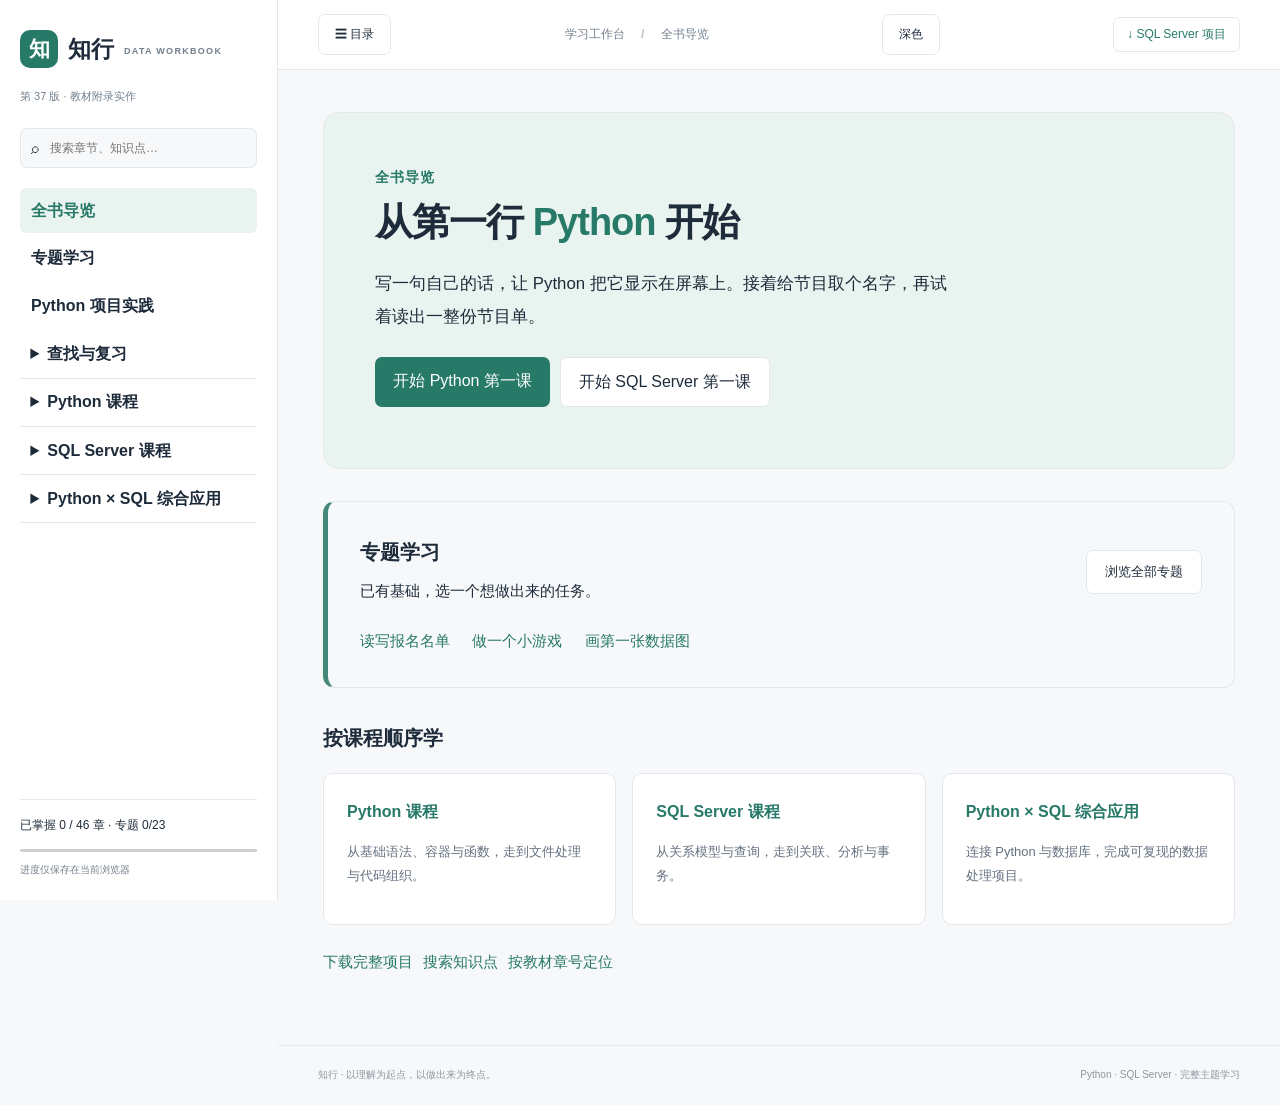
<file: index.html>
<!doctype html><html lang="zh-CN"><head><meta charset="utf-8"><meta name="viewport" content="width=device-width,initial-scale=1"><meta name="description" content="Python 与 SQL 学习全书：官方文档导读、项目实践与可交互原理实验。"><title>知行 · Python × SQL 学习全书</title><link rel="stylesheet" href="style.css?v=32"></head><body><aside id="sidebar"><a class="brand" href="#home"><span>知</span> 知行 <small>DATA WORKBOOK</small></a><div class="edition">第 37 版 · 教材附录实作</div><label class="search"><span>⌕</span><input id="search" placeholder="搜索章节、知识点…" aria-label="搜索章节"></label><nav id="nav"></nav><div class="sidebottom"><div id="progressText"></div><progress id="progress" max="15" value="0"></progress><small>进度仅保存在当前浏览器</small></div></aside><div class="shell"><header><button id="menu" aria-controls="sidebar" aria-expanded="true" aria-label="收起目录">☰ 目录</button><span>学习工作台 <b>/</b> <span id="crumb">全书导览</span></span><button id="theme" type="button">深色</button><a href="sqlserver-demo.zip?v=safety-20261116-1" download>↓ SQL Server 项目</a></header><main id="main"></main><footer>知行 · 以理解为起点，以做出来为终点。<span>Python · SQL Server · 完整主题学习</span></footer></div><script src="appendices.js?v=37"></script><script src="textbook-index.js?v=37"></script><script src="starter-runtime.js?v=36"></script><script src="roster-course.js?v=27"></script><script src="first-steps.js?v=37"></script><script src="game-workshop.js?v=29"></script><script src="target-workshop.js?v=29"></script><script src="data-workshop.js?v=33"></script><script src="web-workshop.js?v=35"></script><script src="curriculum.js?v=37"></script><script src="app.js?v=37"></script></body></html>
</file>
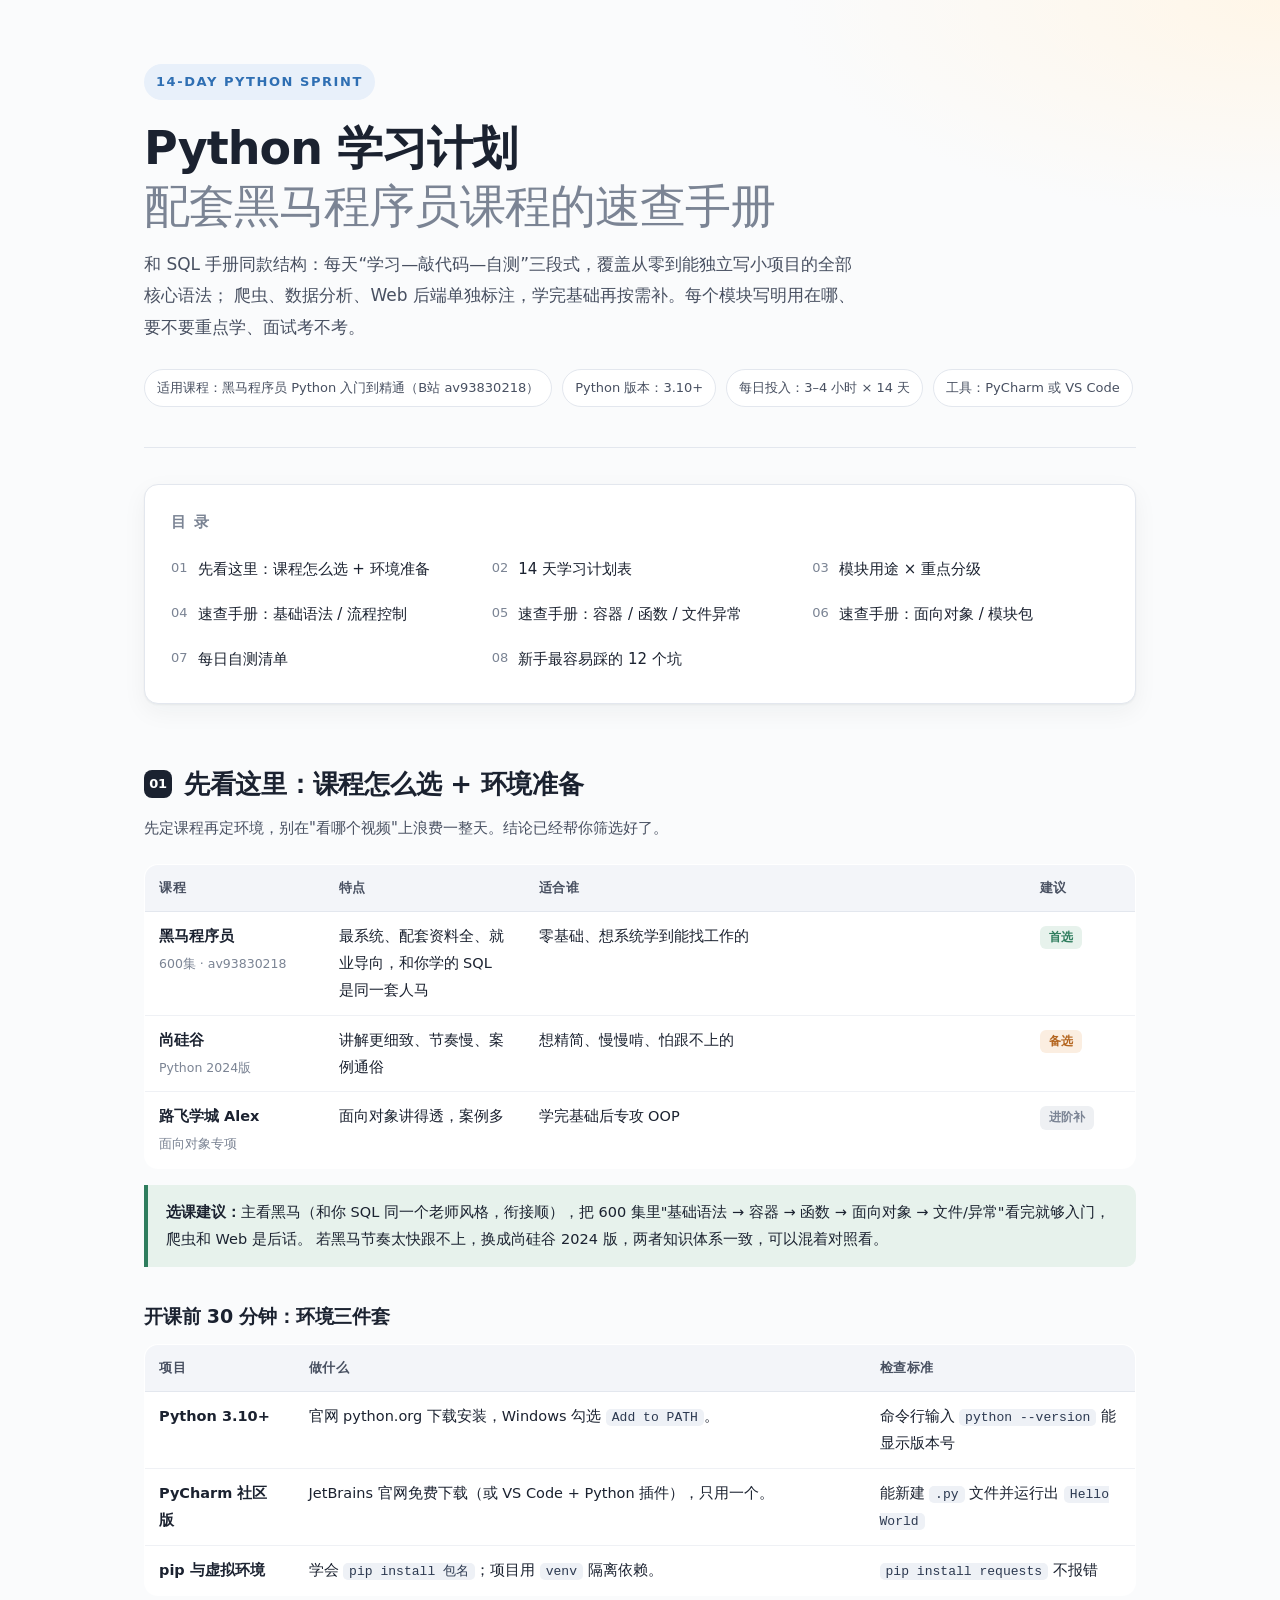
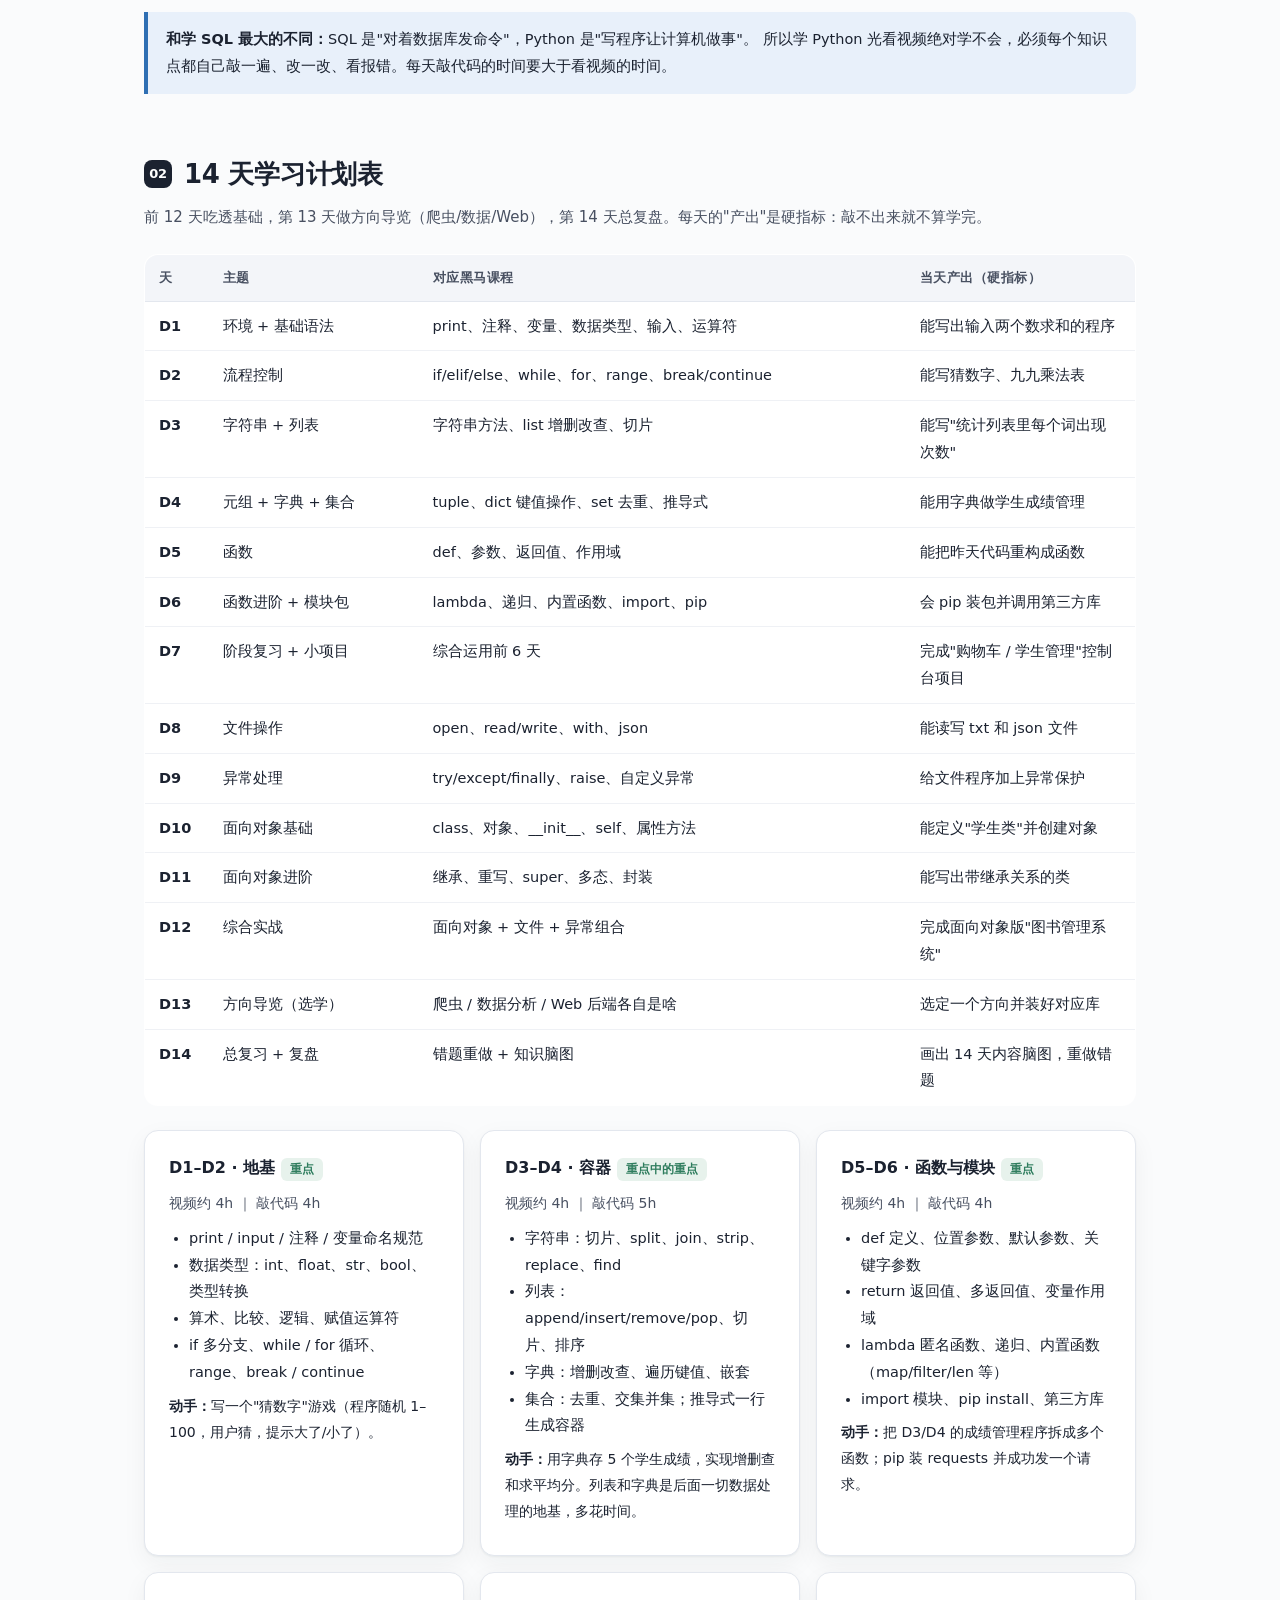
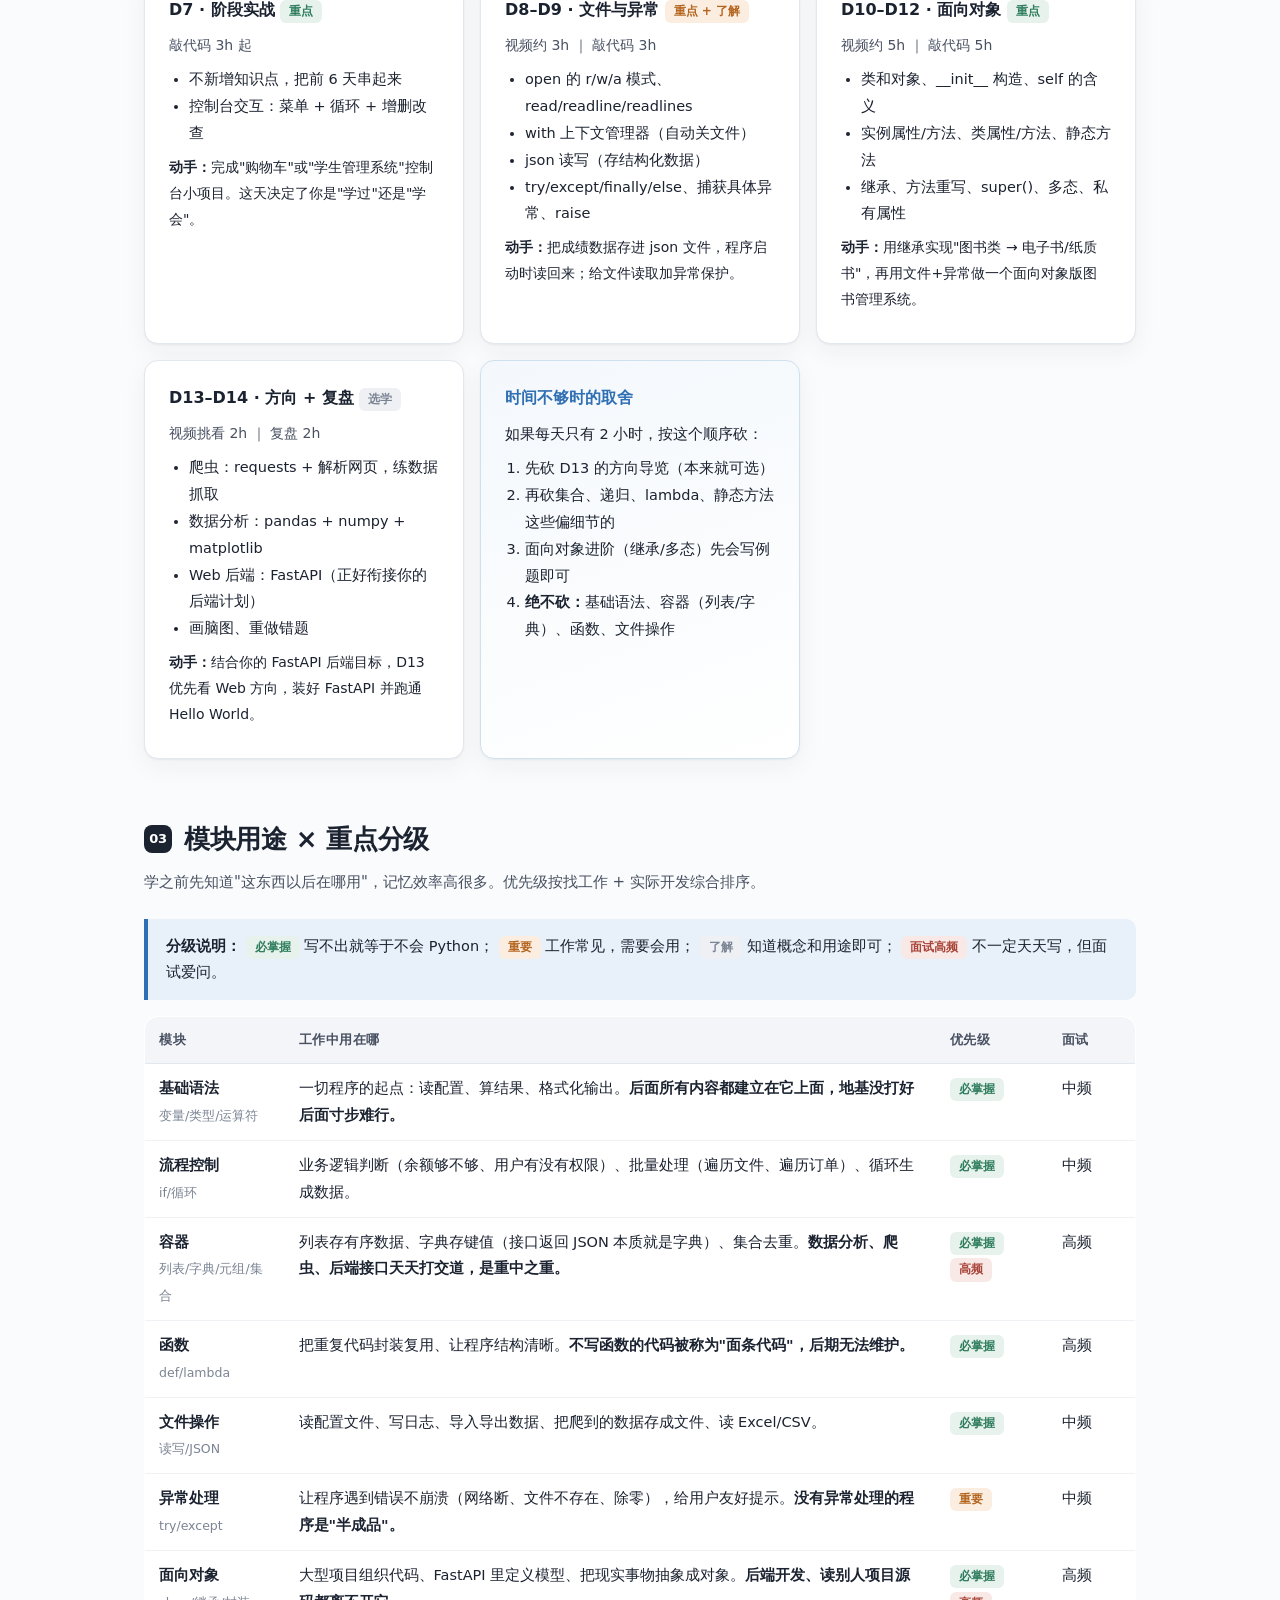
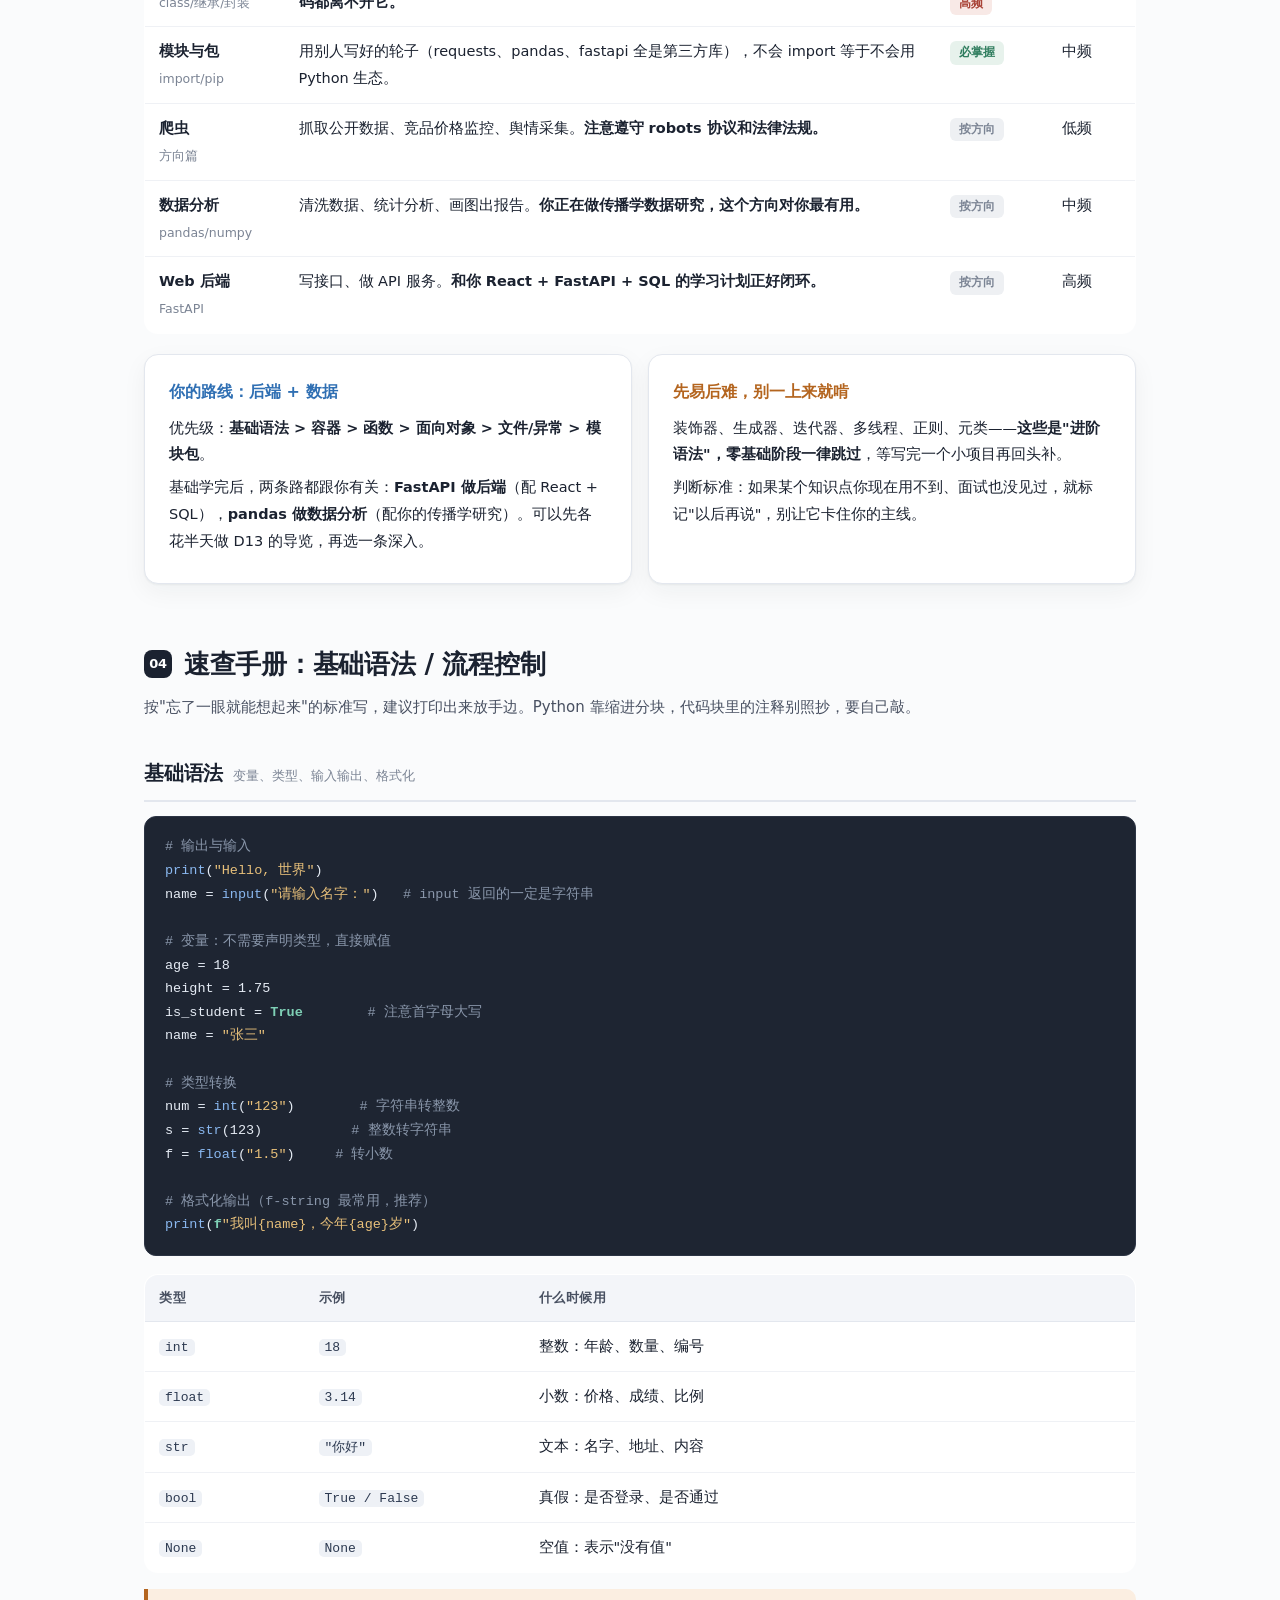
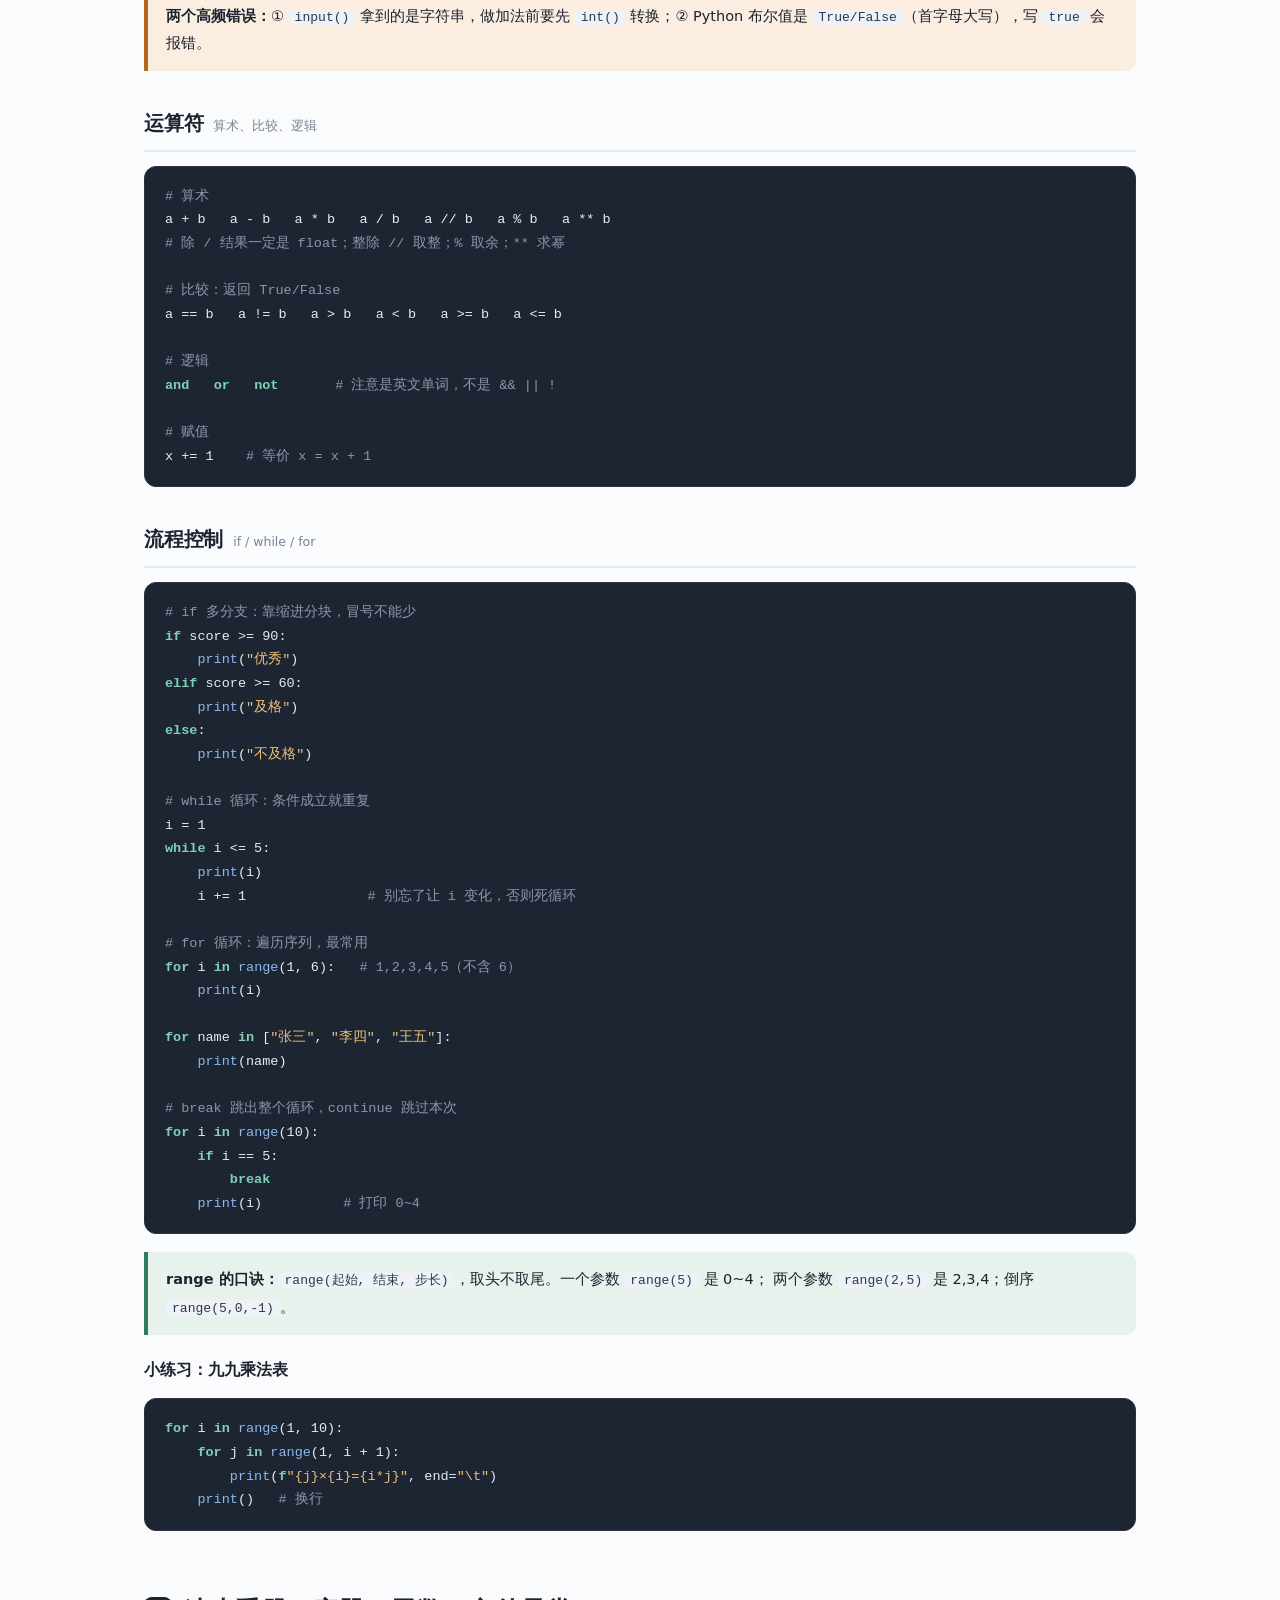
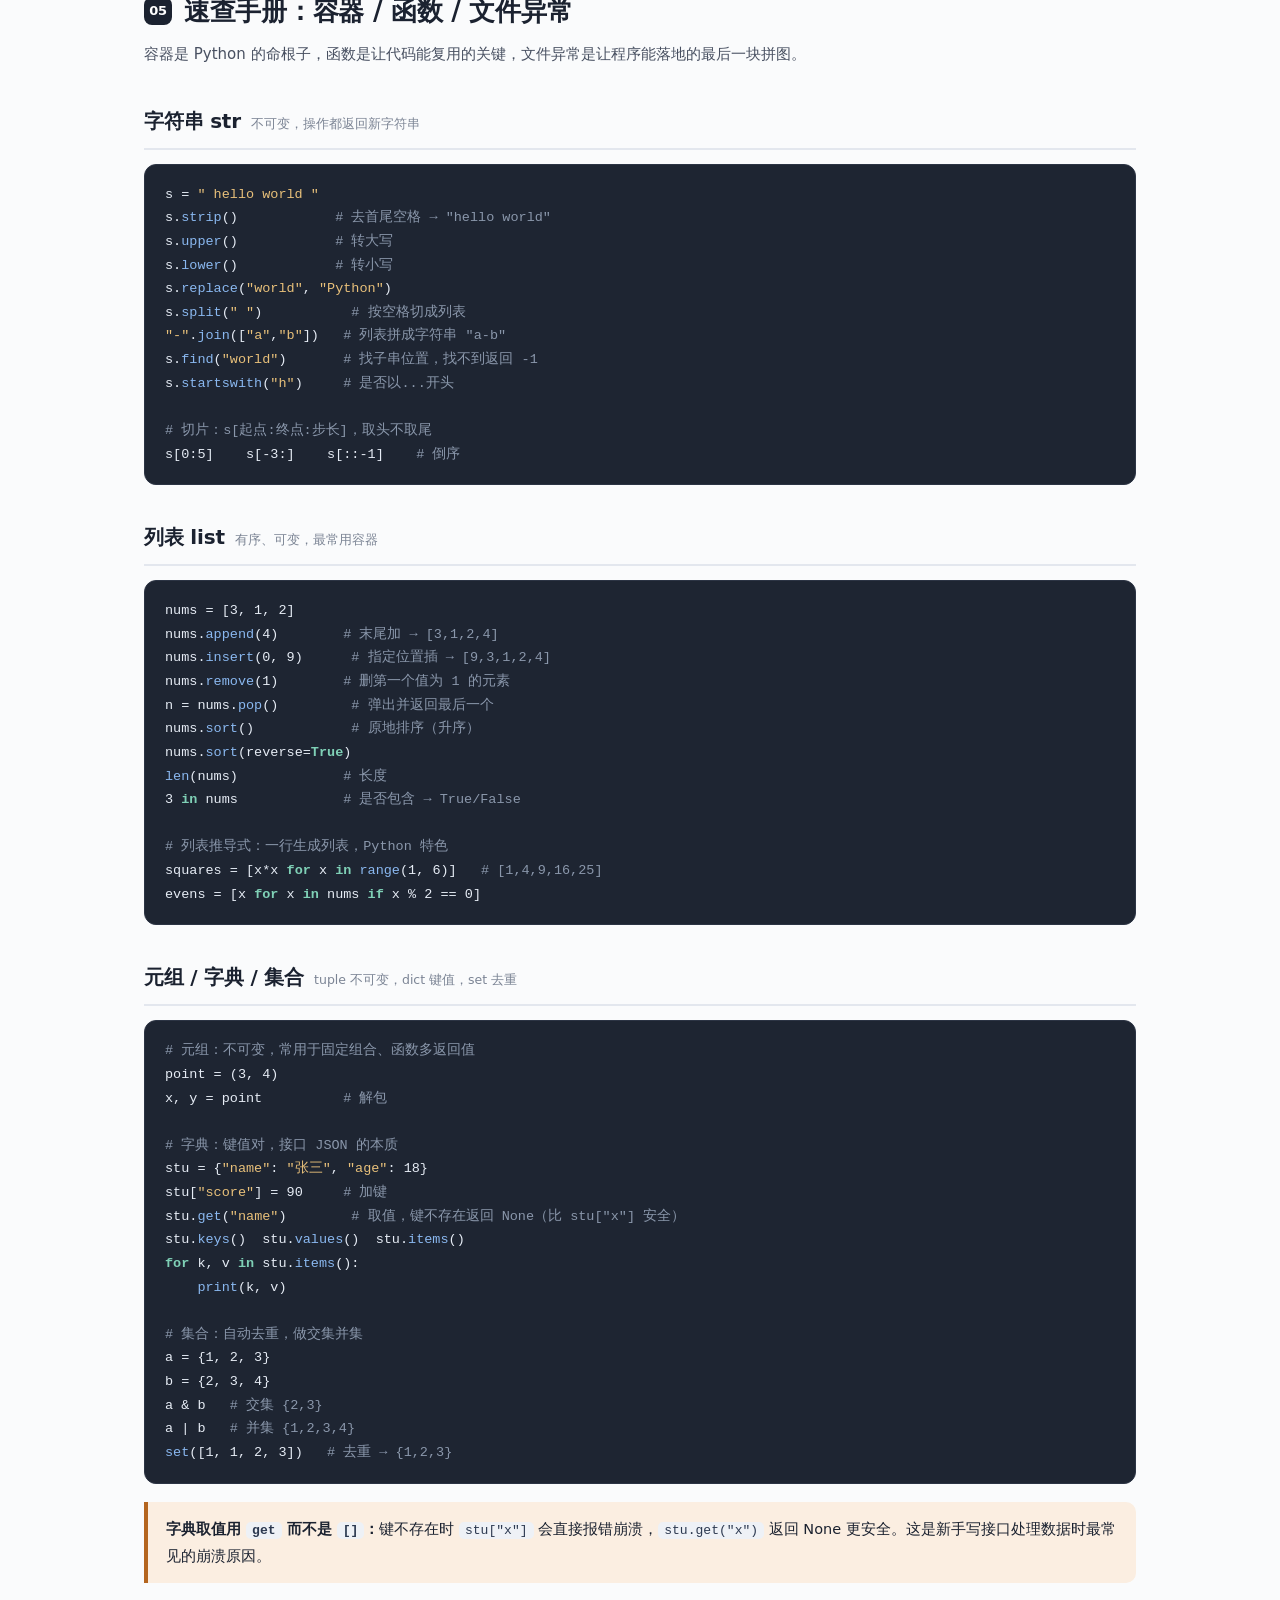
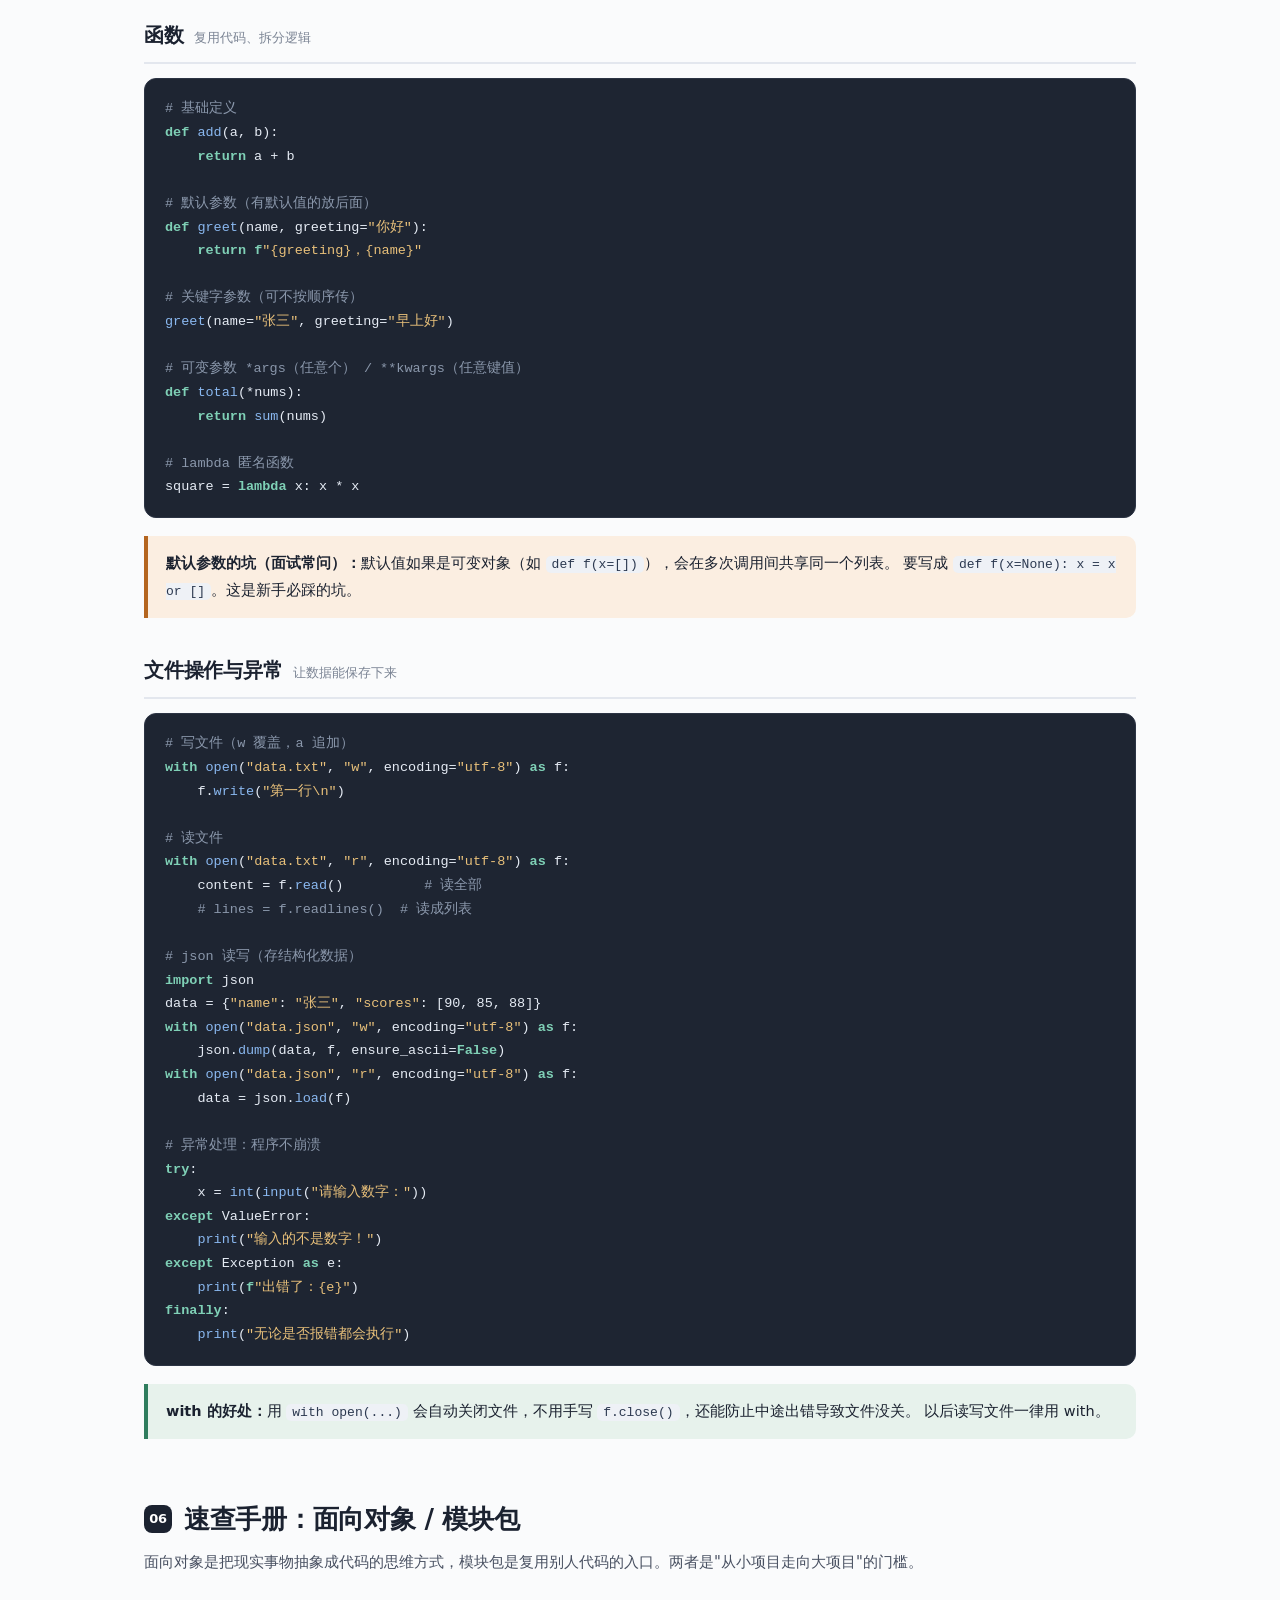
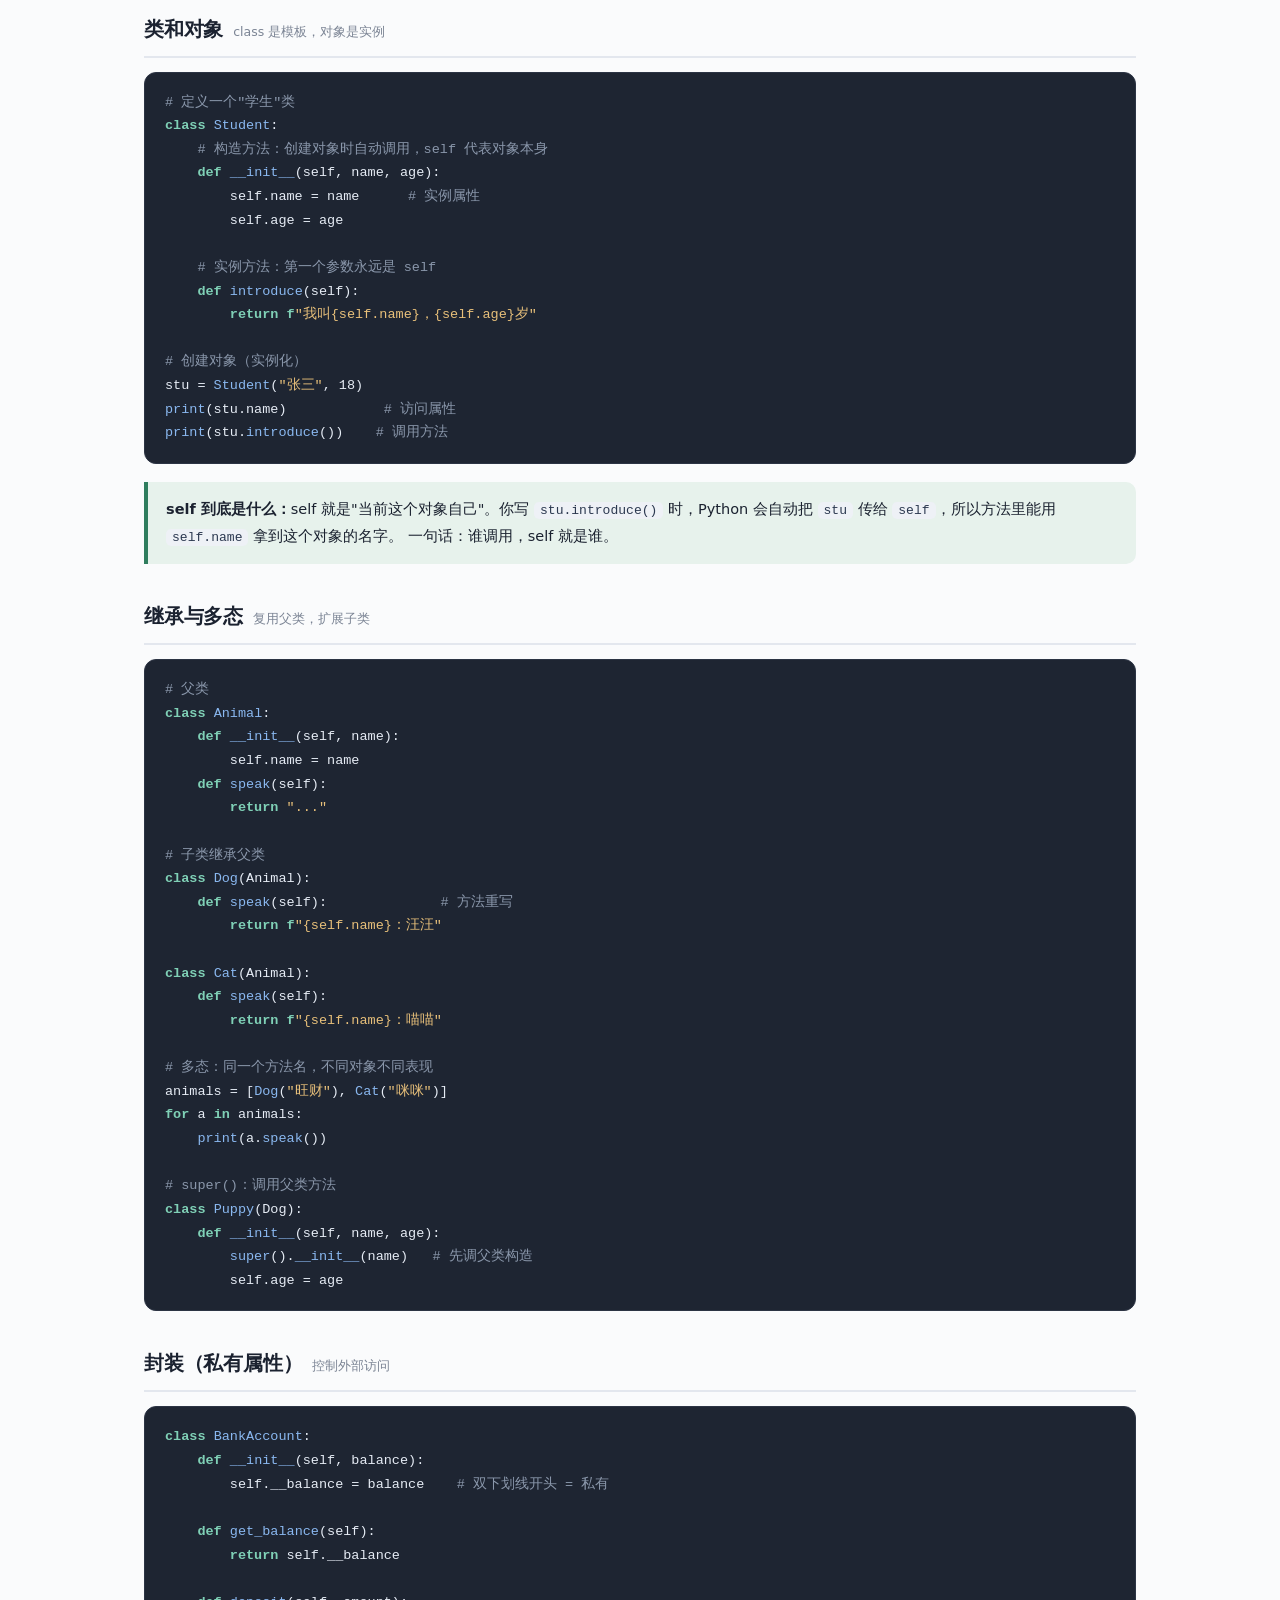
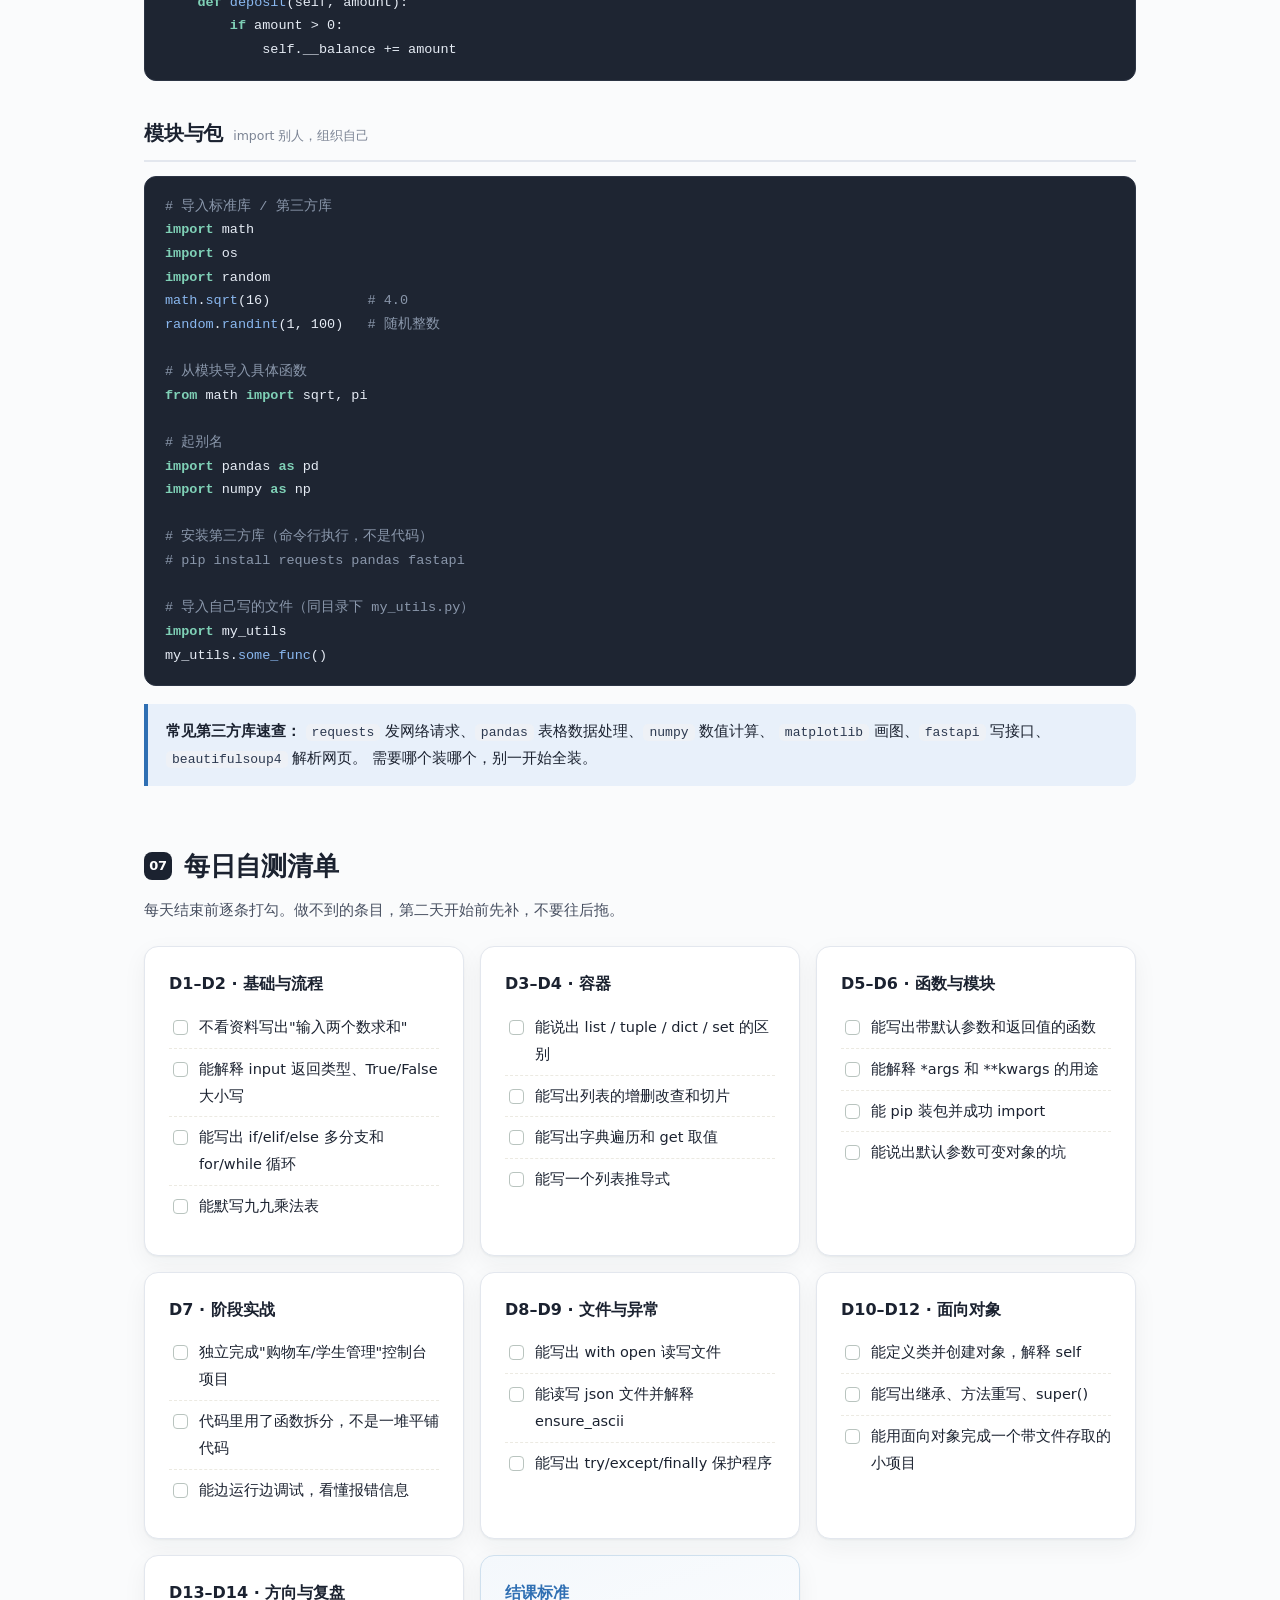
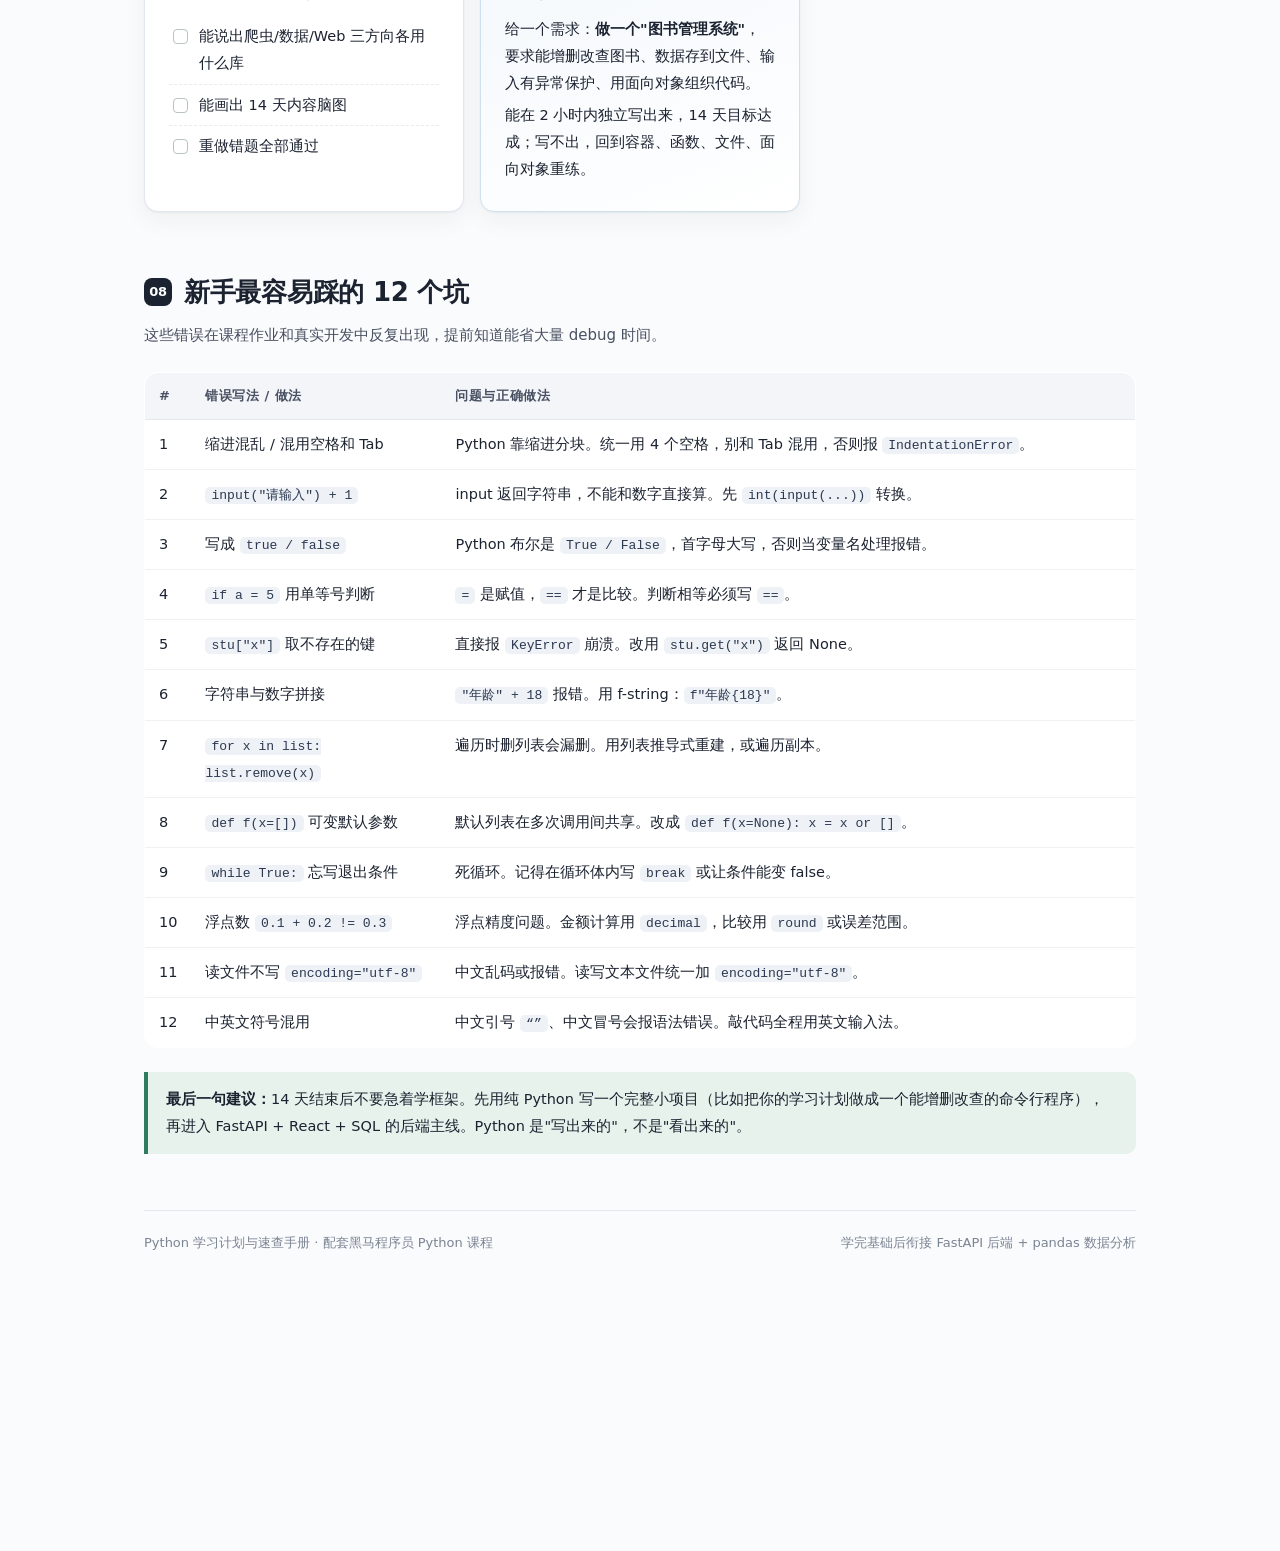
<file: original-python.html>
<!DOCTYPE html>
<html lang="zh-CN">
<head>
<meta charset="UTF-8">
<meta name="viewport" content="width=device-width, initial-scale=1.0">
<title>Python 学习计划与速查手册 · 黑马程序员课程配套</title>
<style>
  :root{
    --ink:#1b2230;
    --ink-2:#485061;
    --ink-3:#7b8494;
    --paper:#fafbfc;
    --card:#ffffff;
    --line:#e3e7ee;
    --blue:#2f6fb3;
    --blue-soft:#e8f0fa;
    --amber:#b4651f;
    --amber-soft:#fbeee1;
    --red:#a94438;
    --red-soft:#f8e9e6;
    --green:#2f7d5e;
    --green-soft:#e7f2ec;
    --radius:14px;
    --shadow:0 1px 2px rgba(27,34,48,.05), 0 8px 24px rgba(27,34,48,.05);
  }
  *{box-sizing:border-box;}
  html{scroll-behavior:smooth;}
  body{
    margin:0;
    background:
      radial-gradient(1200px 500px at 10% -10%, #eef2f8 0%, transparent 60%),
      radial-gradient(900px 400px at 100% 0%, #fff6e8 0%, transparent 55%),
      var(--paper);
    color:var(--ink);
    font-family:"PingFang SC","Microsoft YaHei","Noto Sans SC",system-ui,-apple-system,"Segoe UI",sans-serif;
    line-height:1.85;
    font-size:16px;
    -webkit-font-smoothing:antialiased;
  }
  .wrap{max-width:1040px;margin:0 auto;padding:0 24px 80px;}

  .cover{padding:64px 0 40px;border-bottom:1px solid var(--line);}
  .eyebrow{
    display:inline-flex;align-items:center;gap:8px;
    font-size:13px;letter-spacing:.12em;color:var(--blue);
    text-transform:uppercase;font-weight:600;
    background:var(--blue-soft);padding:6px 12px;border-radius:999px;
  }
  h1{
    font-size:clamp(30px,5vw,46px);
    line-height:1.25;margin:20px 0 14px;letter-spacing:-.02em;
    font-weight:800;
  }
  h1 .thin{color:var(--ink-3);font-weight:500;}
  .sub{font-size:17px;color:var(--ink-2);max-width:720px;margin:0;}
  .meta{display:flex;flex-wrap:wrap;gap:10px;margin-top:26px;}
  .meta span{
    font-size:13px;color:var(--ink-2);background:var(--card);
    border:1px solid var(--line);padding:6px 12px;border-radius:999px;
  }

  .toc{
    margin:36px 0 8px;background:var(--card);border:1px solid var(--line);
    border-radius:var(--radius);padding:24px 26px;box-shadow:var(--shadow);
  }
  .toc h2{font-size:15px;letter-spacing:.08em;color:var(--ink-3);margin:0 0 14px;font-weight:600;}
  .toc ol{margin:0;padding:0;list-style:none;counter-reset:toc;display:grid;grid-template-columns:repeat(auto-fit,minmax(280px,1fr));gap:6px 24px;}
  .toc li{counter-increment:toc;}
  .toc a{
    color:var(--ink);text-decoration:none;display:flex;gap:10px;
    padding:5px 0;border-bottom:1px dashed transparent;font-size:15px;
  }
  .toc a:hover{color:var(--blue);border-bottom-color:var(--blue);}
  .toc a::before{content:counter(toc,decimal-leading-zero);color:var(--ink-3);font-variant-numeric:tabular-nums;font-size:13px;}

  section{margin-top:56px;}
  h2.sec{
    font-size:26px;margin:0 0 6px;letter-spacing:-.01em;display:flex;align-items:center;gap:12px;
  }
  h2.sec .n{
    font-size:13px;font-weight:700;color:#fff;background:var(--ink);
    width:28px;height:28px;border-radius:8px;display:grid;place-items:center;flex:none;
    font-variant-numeric:tabular-nums;
  }
  .lead{color:var(--ink-2);margin:0 0 22px;font-size:15px;}
  h3{font-size:19px;margin:32px 0 10px;letter-spacing:-.01em;}
  h4{font-size:16px;margin:20px 0 8px;}
  p{margin:10px 0;}

  .card{
    background:var(--card);border:1px solid var(--line);border-radius:var(--radius);
    padding:22px 24px;box-shadow:var(--shadow);
  }
  .grid-2{display:grid;grid-template-columns:repeat(auto-fit,minmax(300px,1fr));gap:16px;}
  .grid-3{display:grid;grid-template-columns:repeat(auto-fit,minmax(240px,1fr));gap:14px;}

  table{width:100%;border-collapse:collapse;font-size:14.5px;background:var(--card);
    border:1px solid var(--line);border-radius:var(--radius);overflow:hidden;}
  thead th{
    background:#f3f5f9;color:var(--ink-2);text-align:left;font-weight:600;
    font-size:13px;letter-spacing:.04em;padding:11px 14px;border-bottom:1px solid var(--line);
    white-space:nowrap;
  }
  td{padding:11px 14px;border-bottom:1px solid #eff1f5;vertical-align:top;}
  tbody tr:last-child td{border-bottom:none;}
  tbody tr:hover{background:#fcfdfe;}
  td strong{color:var(--ink);}

  .tag{
    display:inline-block;font-size:12px;line-height:1.6;padding:2px 9px;border-radius:6px;
    font-weight:600;white-space:nowrap;
  }
  .tag.must{background:var(--green-soft);color:var(--green);}
  .tag.imp{background:var(--amber-soft);color:var(--amber);}
  .tag.opt{background:#eef0f3;color:var(--ink-3);}
  .tag.hot{background:var(--red-soft);color:var(--red);}
  .tag.blue{background:var(--blue-soft);color:var(--blue);}

  .callout{
    border-left:4px solid var(--blue);background:var(--blue-soft);
    padding:14px 18px;border-radius:0 10px 10px 0;margin:16px 0;font-size:14.5px;
  }
  .callout.warn{border-color:var(--amber);background:var(--amber-soft);}
  .callout.tip{border-color:var(--green);background:var(--green-soft);}
  .callout b{color:var(--ink);}

  code{
    font-family:"Cascadia Code","JetBrains Mono",Consolas,"Courier New",monospace;
    font-size:.9em;background:#eef1f6;color:#2c3950;
    padding:1px 6px;border-radius:5px;
  }
  pre{
    background:#1e2532;color:#e6ecf5;border-radius:12px;
    padding:18px 20px;overflow-x:auto;line-height:1.75;
    font-size:13.5px;margin:14px 0 18px;
    border:1px solid #2c3444;
  }
  pre code{
    background:none;color:inherit;padding:0;font-size:inherit;
    font-family:"Cascadia Code","JetBrains Mono",Consolas,"Courier New",monospace;
  }
  pre .cm{color:#8a97ab;}
  pre .kw{color:#7fd0b6;font-weight:600;}
  pre .str{color:#e8c07a;}
  pre .fn{color:#8ab8f0;}
  .cheat-head{
    display:flex;align-items:baseline;gap:10px;margin:34px 0 4px;
    padding-bottom:8px;border-bottom:2px solid var(--line);
  }
  .cheat-head h3{margin:0;font-size:20px;}
  .cheat-head span{font-size:12.5px;color:var(--ink-3);}

  .check{list-style:none;margin:6px 0;padding:0;}
  .check li{
    position:relative;padding:7px 0 7px 30px;font-size:14.5px;
    border-bottom:1px dashed #eceae2;
  }
  .check li:last-child{border-bottom:none;}
  .check li::before{
    content:"";position:absolute;left:4px;top:13px;
    width:13px;height:13px;border:1.6px solid #b9c4bf;border-radius:4px;
  }

  @media print{
    body{background:#fff;font-size:12pt;}
    .wrap{max-width:none;padding:0;}
    .card,.toc,table{box-shadow:none;}
    .card,table,pre{page-break-inside:avoid;}
    pre{background:#f4f4f4;color:#111;border-color:#ddd;}
    pre .kw{color:#0a6b52;}
    pre .cm{color:#777;}
    pre .str{color:#7a4a00;}
    a{color:inherit;text-decoration:none;}
  }
  @media (max-width:640px){
    .wrap{padding:0 16px 60px;}
    h1{font-size:28px;}
    table{font-size:13px;}
    thead th,td{padding:9px 10px;}
  }
</style>
</head>
<body>
<div class="wrap">

  <!-- 封面 -->
  <header class="cover">
    <span class="eyebrow">14-DAY PYTHON SPRINT</span>
    <h1>Python 学习计划<br><span class="thin">配套黑马程序员课程的速查手册</span></h1>
    <p class="sub">
      和 SQL 手册同款结构：每天“学习—敲代码—自测”三段式，覆盖从零到能独立写小项目的全部核心语法；
      爬虫、数据分析、Web 后端单独标注，学完基础再按需补。每个模块写明用在哪、要不要重点学、面试考不考。
    </p>
    <div class="meta">
      <span>适用课程：黑马程序员 Python 入门到精通（B站 av93830218）</span>
      <span>Python 版本：3.10+</span>
      <span>每日投入：3–4 小时 × 14 天</span>
      <span>工具：PyCharm 或 VS Code</span>
    </div>
  </header>

  <!-- 目录 -->
  <nav class="toc" aria-label="目录">
    <h2>目 录</h2>
    <ol>
      <li><a href="#pick">先看这里：课程怎么选 + 环境准备</a></li>
      <li><a href="#plan">14 天学习计划表</a></li>
      <li><a href="#usage">模块用途 × 重点分级</a></li>
      <li><a href="#cheat1">速查手册：基础语法 / 流程控制</a></li>
      <li><a href="#cheat2">速查手册：容器 / 函数 / 文件异常</a></li>
      <li><a href="#cheat3">速查手册：面向对象 / 模块包</a></li>
      <li><a href="#test">每日自测清单</a></li>
      <li><a href="#pitfall">新手最容易踩的 12 个坑</a></li>
    </ol>
  </nav>

  <!-- 01 选课与准备 -->
  <section id="pick">
    <h2 class="sec"><span class="n">01</span>先看这里：课程怎么选 + 环境准备</h2>
    <p class="lead">先定课程再定环境，别在"看哪个视频"上浪费一整天。结论已经帮你筛选好了。</p>

    <table>
      <thead><tr><th style="width:180px;">课程</th><th style="width:200px;">特点</th><th>适合谁</th><th style="width:110px;">建议</th></tr></thead>
      <tbody>
        <tr>
          <td><strong>黑马程序员</strong><br><span style="font-size:12.5px;color:var(--ink-3);">600集 · av93830218</span></td>
          <td>最系统、配套资料全、就业导向，和你学的 SQL 是同一套人马</td>
          <td>零基础、想系统学到能找工作的</td>
          <td><span class="tag must">首选</span></td>
        </tr>
        <tr>
          <td><strong>尚硅谷</strong><br><span style="font-size:12.5px;color:var(--ink-3);">Python 2024版</span></td>
          <td>讲解更细致、节奏慢、案例通俗</td>
          <td>想精简、慢慢啃、怕跟不上的</td>
          <td><span class="tag imp">备选</span></td>
        </tr>
        <tr>
          <td><strong>路飞学城 Alex</strong><br><span style="font-size:12.5px;color:var(--ink-3);">面向对象专项</span></td>
          <td>面向对象讲得透，案例多</td>
          <td>学完基础后专攻 OOP</td>
          <td><span class="tag opt">进阶补</span></td>
        </tr>
      </tbody>
    </table>

    <div class="callout tip">
      <b>选课建议：</b>主看黑马（和你 SQL 同一个老师风格，衔接顺），把 600 集里"基础语法 → 容器 → 函数 → 面向对象 → 文件/异常"看完就够入门，爬虫和 Web 是后话。
      若黑马节奏太快跟不上，换成尚硅谷 2024 版，两者知识体系一致，可以混着对照看。
    </div>

    <h3>开课前 30 分钟：环境三件套</h3>
    <table>
      <thead><tr><th style="width:150px;">项目</th><th>做什么</th><th style="width:270px;">检查标准</th></tr></thead>
      <tbody>
        <tr><td><strong>Python 3.10+</strong></td><td>官网 python.org 下载安装，Windows 勾选 <code>Add to PATH</code>。</td><td>命令行输入 <code>python --version</code> 能显示版本号</td></tr>
        <tr><td><strong>PyCharm 社区版</strong></td><td>JetBrains 官网免费下载（或 VS Code + Python 插件），只用一个。</td><td>能新建 <code>.py</code> 文件并运行出 <code>Hello World</code></td></tr>
        <tr><td><strong>pip 与虚拟环境</strong></td><td>学会 <code>pip install 包名</code>；项目用 <code>venv</code> 隔离依赖。</td><td><code>pip install requests</code> 不报错</td></tr>
      </tbody>
    </table>

    <div class="callout">
      <b>和学 SQL 最大的不同：</b>SQL 是"对着数据库发命令"，Python 是"写程序让计算机做事"。
      所以学 Python 光看视频绝对学不会，必须每个知识点都自己敲一遍、改一改、看报错。每天敲代码的时间要大于看视频的时间。
    </div>
  </section>

  <!-- 02 十四天计划 -->
  <section id="plan">
    <h2 class="sec"><span class="n">02</span>14 天学习计划表</h2>
    <p class="lead">前 12 天吃透基础，第 13 天做方向导览（爬虫/数据/Web），第 14 天总复盘。每天的"产出"是硬指标：敲不出来就不算学完。</p>

    <table style="margin-bottom:24px;">
      <thead>
        <tr><th style="width:64px;">天</th><th style="width:210px;">主题</th><th>对应黑马课程</th><th style="width:230px;">当天产出（硬指标）</th></tr>
      </thead>
      <tbody>
        <tr><td><strong>D1</strong></td><td>环境 + 基础语法</td><td>print、注释、变量、数据类型、输入、运算符</td><td>能写出输入两个数求和的程序</td></tr>
        <tr><td><strong>D2</strong></td><td>流程控制</td><td>if/elif/else、while、for、range、break/continue</td><td>能写猜数字、九九乘法表</td></tr>
        <tr><td><strong>D3</strong></td><td>字符串 + 列表</td><td>字符串方法、list 增删改查、切片</td><td>能写"统计列表里每个词出现次数"</td></tr>
        <tr><td><strong>D4</strong></td><td>元组 + 字典 + 集合</td><td>tuple、dict 键值操作、set 去重、推导式</td><td>能用字典做学生成绩管理</td></tr>
        <tr><td><strong>D5</strong></td><td>函数</td><td>def、参数、返回值、作用域</td><td>能把昨天代码重构成函数</td></tr>
        <tr><td><strong>D6</strong></td><td>函数进阶 + 模块包</td><td>lambda、递归、内置函数、import、pip</td><td>会 pip 装包并调用第三方库</td></tr>
        <tr><td><strong>D7</strong></td><td>阶段复习 + 小项目</td><td>综合运用前 6 天</td><td>完成"购物车 / 学生管理"控制台项目</td></tr>
        <tr><td><strong>D8</strong></td><td>文件操作</td><td>open、read/write、with、json</td><td>能读写 txt 和 json 文件</td></tr>
        <tr><td><strong>D9</strong></td><td>异常处理</td><td>try/except/finally、raise、自定义异常</td><td>给文件程序加上异常保护</td></tr>
        <tr><td><strong>D10</strong></td><td>面向对象基础</td><td>class、对象、__init__、self、属性方法</td><td>能定义"学生类"并创建对象</td></tr>
        <tr><td><strong>D11</strong></td><td>面向对象进阶</td><td>继承、重写、super、多态、封装</td><td>能写出带继承关系的类</td></tr>
        <tr><td><strong>D12</strong></td><td>综合实战</td><td>面向对象 + 文件 + 异常组合</td><td>完成面向对象版"图书管理系统"</td></tr>
        <tr><td><strong>D13</strong></td><td>方向导览（选学）</td><td>爬虫 / 数据分析 / Web 后端各自是啥</td><td>选定一个方向并装好对应库</td></tr>
        <tr><td><strong>D14</strong></td><td>总复习 + 复盘</td><td>错题重做 + 知识脑图</td><td>画出 14 天内容脑图，重做错题</td></tr>
      </tbody>
    </table>

    <div class="grid-2">

      <div class="card">
        <h4 style="margin-top:0;">D1–D2 · 地基 <span class="tag must">重点</span></h4>
        <p style="font-size:14px;color:var(--ink-2);margin:6px 0;">视频约 4h ｜ 敲代码 4h</p>
        <ul style="margin:8px 0;padding-left:20px;font-size:14.5px;">
          <li>print / input / 注释 / 变量命名规范</li>
          <li>数据类型：int、float、str、bool、类型转换</li>
          <li>算术、比较、逻辑、赋值运算符</li>
          <li>if 多分支、while / for 循环、range、break / continue</li>
        </ul>
        <p style="font-size:14px;margin:8px 0;"><b>动手：</b>写一个"猜数字"游戏（程序随机 1–100，用户猜，提示大了/小了）。</p>
      </div>

      <div class="card">
        <h4 style="margin-top:0;">D3–D4 · 容器 <span class="tag must">重点中的重点</span></h4>
        <p style="font-size:14px;color:var(--ink-2);margin:6px 0;">视频约 4h ｜ 敲代码 5h</p>
        <ul style="margin:8px 0;padding-left:20px;font-size:14.5px;">
          <li>字符串：切片、split、join、strip、replace、find</li>
          <li>列表：append/insert/remove/pop、切片、排序</li>
          <li>字典：增删改查、遍历键值、嵌套</li>
          <li>集合：去重、交集并集；推导式一行生成容器</li>
        </ul>
        <p style="font-size:14px;margin:8px 0;"><b>动手：</b>用字典存 5 个学生成绩，实现增删查和求平均分。列表和字典是后面一切数据处理的地基，多花时间。</p>
      </div>

      <div class="card">
        <h4 style="margin-top:0;">D5–D6 · 函数与模块 <span class="tag must">重点</span></h4>
        <p style="font-size:14px;color:var(--ink-2);margin:6px 0;">视频约 4h ｜ 敲代码 4h</p>
        <ul style="margin:8px 0;padding-left:20px;font-size:14.5px;">
          <li>def 定义、位置参数、默认参数、关键字参数</li>
          <li>return 返回值、多返回值、变量作用域</li>
          <li>lambda 匿名函数、递归、内置函数（map/filter/len 等）</li>
          <li>import 模块、pip install、第三方库</li>
        </ul>
        <p style="font-size:14px;margin:8px 0;"><b>动手：</b>把 D3/D4 的成绩管理程序拆成多个函数；pip 装 requests 并成功发一个请求。</p>
      </div>

      <div class="card">
        <h4 style="margin-top:0;">D7 · 阶段实战 <span class="tag must">重点</span></h4>
        <p style="font-size:14px;color:var(--ink-2);margin:6px 0;">敲代码 3h 起</p>
        <ul style="margin:8px 0;padding-left:20px;font-size:14.5px;">
          <li>不新增知识点，把前 6 天串起来</li>
          <li>控制台交互：菜单 + 循环 + 增删改查</li>
        </ul>
        <p style="font-size:14px;margin:8px 0;"><b>动手：</b>完成"购物车"或"学生管理系统"控制台小项目。这天决定了你是"学过"还是"学会"。</p>
      </div>

      <div class="card">
        <h4 style="margin-top:0;">D8–D9 · 文件与异常 <span class="tag imp">重点 + 了解</span></h4>
        <p style="font-size:14px;color:var(--ink-2);margin:6px 0;">视频约 3h ｜ 敲代码 3h</p>
        <ul style="margin:8px 0;padding-left:20px;font-size:14.5px;">
          <li>open 的 r/w/a 模式、read/readline/readlines</li>
          <li>with 上下文管理器（自动关文件）</li>
          <li>json 读写（存结构化数据）</li>
          <li>try/except/finally/else、捕获具体异常、raise</li>
        </ul>
        <p style="font-size:14px;margin:8px 0;"><b>动手：</b>把成绩数据存进 json 文件，程序启动时读回来；给文件读取加异常保护。</p>
      </div>

      <div class="card">
        <h4 style="margin-top:0;">D10–D12 · 面向对象 <span class="tag must">重点</span></h4>
        <p style="font-size:14px;color:var(--ink-2);margin:6px 0;">视频约 5h ｜ 敲代码 5h</p>
        <ul style="margin:8px 0;padding-left:20px;font-size:14.5px;">
          <li>类和对象、__init__ 构造、self 的含义</li>
          <li>实例属性/方法、类属性/方法、静态方法</li>
          <li>继承、方法重写、super()、多态、私有属性</li>
        </ul>
        <p style="font-size:14px;margin:8px 0;"><b>动手：</b>用继承实现"图书类 → 电子书/纸质书"，再用文件+异常做一个面向对象版图书管理系统。</p>
      </div>

      <div class="card">
        <h4 style="margin-top:0;">D13–D14 · 方向 + 复盘 <span class="tag opt">选学</span></h4>
        <p style="font-size:14px;color:var(--ink-2);margin:6px 0;">视频挑看 2h ｜ 复盘 2h</p>
        <ul style="margin:8px 0;padding-left:20px;font-size:14.5px;">
          <li>爬虫：requests + 解析网页，练数据抓取</li>
          <li>数据分析：pandas + numpy + matplotlib</li>
          <li>Web 后端：FastAPI（正好衔接你的后端计划）</li>
          <li>画脑图、重做错题</li>
        </ul>
        <p style="font-size:14px;margin:8px 0;"><b>动手：</b>结合你的 FastAPI 后端目标，D13 优先看 Web 方向，装好 FastAPI 并跑通 Hello World。</p>
      </div>

      <div class="card" style="background:linear-gradient(160deg,#f4f8fc,#fff);border-color:#cfe0ee;">
        <h4 style="margin-top:0;color:var(--blue);">时间不够时的取舍</h4>
        <p style="font-size:14.5px;margin:6px 0;">如果每天只有 2 小时，按这个顺序砍：</p>
        <ol style="margin:8px 0;padding-left:20px;font-size:14.5px;">
          <li>先砍 D13 的方向导览（本来就可选）</li>
          <li>再砍集合、递归、lambda、静态方法这些偏细节的</li>
          <li>面向对象进阶（继承/多态）先会写例题即可</li>
          <li><b>绝不砍：</b>基础语法、容器（列表/字典）、函数、文件操作</li>
        </ol>
      </div>

    </div>
  </section>

  <!-- 03 模块用途 -->
  <section id="usage">
    <h2 class="sec"><span class="n">03</span>模块用途 × 重点分级</h2>
    <p class="lead">学之前先知道"这东西以后在哪用"，记忆效率高很多。优先级按找工作 + 实际开发综合排序。</p>

    <div class="callout">
      <b>分级说明：</b>
      <span class="tag must">必掌握</span> 写不出就等于不会 Python；
      <span class="tag imp">重要</span> 工作常见，需要会用；
      <span class="tag opt">了解</span> 知道概念和用途即可；
      <span class="tag hot">面试高频</span> 不一定天天写，但面试爱问。
    </div>

    <table>
      <thead>
        <tr>
          <th style="width:140px;">模块</th>
          <th>工作中用在哪</th>
          <th style="width:112px;">优先级</th>
          <th style="width:88px;">面试</th>
        </tr>
      </thead>
      <tbody>
        <tr>
          <td><strong>基础语法</strong><br><span style="font-size:12.5px;color:var(--ink-3);">变量/类型/运算符</span></td>
          <td>一切程序的起点：读配置、算结果、格式化输出。<b>后面所有内容都建立在它上面，地基没打好后面寸步难行。</b></td>
          <td><span class="tag must">必掌握</span></td>
          <td>中频</td>
        </tr>
        <tr>
          <td><strong>流程控制</strong><br><span style="font-size:12.5px;color:var(--ink-3);">if/循环</span></td>
          <td>业务逻辑判断（余额够不够、用户有没有权限）、批量处理（遍历文件、遍历订单）、循环生成数据。</td>
          <td><span class="tag must">必掌握</span></td>
          <td>中频</td>
        </tr>
        <tr>
          <td><strong>容器</strong><br><span style="font-size:12.5px;color:var(--ink-3);">列表/字典/元组/集合</span></td>
          <td>列表存有序数据、字典存键值（接口返回 JSON 本质就是字典）、集合去重。<b>数据分析、爬虫、后端接口天天打交道，是重中之重。</b></td>
          <td><span class="tag must">必掌握</span> <span class="tag hot">高频</span></td>
          <td>高频</td>
        </tr>
        <tr>
          <td><strong>函数</strong><br><span style="font-size:12.5px;color:var(--ink-3);">def/lambda</span></td>
          <td>把重复代码封装复用、让程序结构清晰。<b>不写函数的代码被称为"面条代码"，后期无法维护。</b></td>
          <td><span class="tag must">必掌握</span></td>
          <td>高频</td>
        </tr>
        <tr>
          <td><strong>文件操作</strong><br><span style="font-size:12.5px;color:var(--ink-3);">读写/JSON</span></td>
          <td>读配置文件、写日志、导入导出数据、把爬到的数据存成文件、读 Excel/CSV。</td>
          <td><span class="tag must">必掌握</span></td>
          <td>中频</td>
        </tr>
        <tr>
          <td><strong>异常处理</strong><br><span style="font-size:12.5px;color:var(--ink-3);">try/except</span></td>
          <td>让程序遇到错误不崩溃（网络断、文件不存在、除零），给用户友好提示。<b>没有异常处理的程序是"半成品"。</b></td>
          <td><span class="tag imp">重要</span></td>
          <td>中频</td>
        </tr>
        <tr>
          <td><strong>面向对象</strong><br><span style="font-size:12.5px;color:var(--ink-3);">class/继承/封装</span></td>
          <td>大型项目组织代码、FastAPI 里定义模型、把现实事物抽象成对象。<b>后端开发、读别人项目源码都离不开它。</b></td>
          <td><span class="tag must">必掌握</span> <span class="tag hot">高频</span></td>
          <td>高频</td>
        </tr>
        <tr>
          <td><strong>模块与包</strong><br><span style="font-size:12.5px;color:var(--ink-3);">import/pip</span></td>
          <td>用别人写好的轮子（requests、pandas、fastapi 全是第三方库），不会 import 等于不会用 Python 生态。</td>
          <td><span class="tag must">必掌握</span></td>
          <td>中频</td>
        </tr>
        <tr>
          <td><strong>爬虫</strong><br><span style="font-size:12.5px;color:var(--ink-3);">方向篇</span></td>
          <td>抓取公开数据、竞品价格监控、舆情采集。<b>注意遵守 robots 协议和法律法规。</b></td>
          <td><span class="tag opt">按方向</span></td>
          <td>低频</td>
        </tr>
        <tr>
          <td><strong>数据分析</strong><br><span style="font-size:12.5px;color:var(--ink-3);">pandas/numpy</span></td>
          <td>清洗数据、统计分析、画图出报告。<b>你正在做传播学数据研究，这个方向对你最有用。</b></td>
          <td><span class="tag opt">按方向</span></td>
          <td>中频</td>
        </tr>
        <tr>
          <td><strong>Web 后端</strong><br><span style="font-size:12.5px;color:var(--ink-3);">FastAPI</span></td>
          <td>写接口、做 API 服务。<b>和你 React + FastAPI + SQL 的学习计划正好闭环。</b></td>
          <td><span class="tag opt">按方向</span></td>
          <td>高频</td>
        </tr>
      </tbody>
    </table>

    <div class="grid-2" style="margin-top:20px;">
      <div class="card">
        <h4 style="margin-top:0;color:var(--blue);">你的路线：后端 + 数据</h4>
        <p style="font-size:14.5px;margin:6px 0;">优先级：<b>基础语法 &gt; 容器 &gt; 函数 &gt; 面向对象 &gt; 文件/异常 &gt; 模块包</b>。</p>
        <p style="font-size:14.5px;margin:6px 0;">基础学完后，两条路都跟你有关：<b>FastAPI 做后端</b>（配 React + SQL），<b>pandas 做数据分析</b>（配你的传播学研究）。可以先各花半天做 D13 的导览，再选一条深入。</p>
      </div>
      <div class="card">
        <h4 style="margin-top:0;color:var(--amber);">先易后难，别一上来就啃</h4>
        <p style="font-size:14.5px;margin:6px 0;">装饰器、生成器、迭代器、多线程、正则、元类——<b>这些是"进阶语法"，零基础阶段一律跳过</b>，等写完一个小项目再回头补。</p>
        <p style="font-size:14.5px;margin:6px 0;">判断标准：如果某个知识点你现在用不到、面试也没见过，就标记"以后再说"，别让它卡住你的主线。</p>
      </div>
    </div>
  </section>

  <!-- 04 速查手册 1 -->
  <section id="cheat1">
    <h2 class="sec"><span class="n">04</span>速查手册：基础语法 / 流程控制</h2>
    <p class="lead">按"忘了一眼就能想起来"的标准写，建议打印出来放手边。Python 靠缩进分块，代码块里的注释别照抄，要自己敲。</p>

    <div class="cheat-head"><h3>基础语法</h3><span>变量、类型、输入输出、格式化</span></div>
    <pre><code><span class="cm"># 输出与输入</span>
<span class="fn">print</span>(<span class="str">"Hello, 世界"</span>)
name = <span class="fn">input</span>(<span class="str">"请输入名字："</span>)   <span class="cm"># input 返回的一定是字符串</span>

<span class="cm"># 变量：不需要声明类型，直接赋值</span>
age = 18
height = 1.75
is_student = <span class="kw">True</span>        <span class="cm"># 注意首字母大写</span>
name = <span class="str">"张三"</span>

<span class="cm"># 类型转换</span>
num = <span class="fn">int</span>(<span class="str">"123"</span>)        <span class="cm"># 字符串转整数</span>
s = <span class="fn">str</span>(123)           <span class="cm"># 整数转字符串</span>
f = <span class="fn">float</span>(<span class="str">"1.5"</span>)     <span class="cm"># 转小数</span>

<span class="cm"># 格式化输出（f-string 最常用，推荐）</span>
<span class="fn">print</span>(<span class="kw">f</span><span class="str">"我叫{name}，今年{age}岁"</span>)</code></pre>

    <table>
      <thead><tr><th style="width:160px;">类型</th><th style="width:220px;">示例</th><th>什么时候用</th></tr></thead>
      <tbody>
        <tr><td><code>int</code></td><td><code>18</code></td><td>整数：年龄、数量、编号</td></tr>
        <tr><td><code>float</code></td><td><code>3.14</code></td><td>小数：价格、成绩、比例</td></tr>
        <tr><td><code>str</code></td><td><code>"你好"</code></td><td>文本：名字、地址、内容</td></tr>
        <tr><td><code>bool</code></td><td><code>True / False</code></td><td>真假：是否登录、是否通过</td></tr>
        <tr><td><code>None</code></td><td><code>None</code></td><td>空值：表示"没有值"</td></tr>
      </tbody>
    </table>

    <div class="callout warn">
      <b>两个高频错误：</b>① <code>input()</code> 拿到的是字符串，做加法前要先 <code>int()</code> 转换；② Python 布尔值是
      <code>True/False</code>（首字母大写），写 <code>true</code> 会报错。
    </div>

    <div class="cheat-head"><h3>运算符</h3><span>算术、比较、逻辑</span></div>
    <pre><code><span class="cm"># 算术</span>
a + b   a - b   a * b   a / b   a // b   a % b   a ** b
<span class="cm"># 除 / 结果一定是 float；整除 // 取整；% 取余；** 求幂</span>

<span class="cm"># 比较：返回 True/False</span>
a == b   a != b   a &gt; b   a &lt; b   a &gt;= b   a &lt;= b

<span class="cm"># 逻辑</span>
<span class="kw">and</span>   <span class="kw">or</span>   <span class="kw">not</span>       <span class="cm"># 注意是英文单词，不是 &amp;&amp; || !</span>

<span class="cm"># 赋值</span>
x += 1    <span class="cm"># 等价 x = x + 1</span></code></pre>

    <div class="cheat-head"><h3>流程控制</h3><span>if / while / for</span></div>
    <pre><code><span class="cm"># if 多分支：靠缩进分块，冒号不能少</span>
<span class="kw">if</span> score &gt;= 90:
    <span class="fn">print</span>(<span class="str">"优秀"</span>)
<span class="kw">elif</span> score &gt;= 60:
    <span class="fn">print</span>(<span class="str">"及格"</span>)
<span class="kw">else</span>:
    <span class="fn">print</span>(<span class="str">"不及格"</span>)

<span class="cm"># while 循环：条件成立就重复</span>
i = 1
<span class="kw">while</span> i &lt;= 5:
    <span class="fn">print</span>(i)
    i += 1               <span class="cm"># 别忘了让 i 变化，否则死循环</span>

<span class="cm"># for 循环：遍历序列，最常用</span>
<span class="kw">for</span> i <span class="kw">in</span> <span class="fn">range</span>(1, 6):   <span class="cm"># 1,2,3,4,5（不含 6）</span>
    <span class="fn">print</span>(i)

<span class="kw">for</span> name <span class="kw">in</span> [<span class="str">"张三"</span>, <span class="str">"李四"</span>, <span class="str">"王五"</span>]:
    <span class="fn">print</span>(name)

<span class="cm"># break 跳出整个循环，continue 跳过本次</span>
<span class="kw">for</span> i <span class="kw">in</span> <span class="fn">range</span>(10):
    <span class="kw">if</span> i == 5:
        <span class="kw">break</span>
    <span class="fn">print</span>(i)          <span class="cm"># 打印 0~4</span></code></pre>

    <div class="callout tip">
      <b>range 的口诀：</b><code>range(起始, 结束, 步长)</code>，取头不取尾。一个参数 <code>range(5)</code> 是 0~4；
      两个参数 <code>range(2,5)</code> 是 2,3,4；倒序 <code>range(5,0,-1)</code>。
    </div>

    <h4>小练习：九九乘法表</h4>
    <pre><code><span class="kw">for</span> i <span class="kw">in</span> <span class="fn">range</span>(1, 10):
    <span class="kw">for</span> j <span class="kw">in</span> <span class="fn">range</span>(1, i + 1):
        <span class="fn">print</span>(<span class="kw">f</span><span class="str">"{j}×{i}={i*j}"</span>, end=<span class="str">"\t"</span>)
    <span class="fn">print</span>()   <span class="cm"># 换行</span></code></pre>
  </section>

  <!-- 05 速查手册 2 -->
  <section id="cheat2">
    <h2 class="sec"><span class="n">05</span>速查手册：容器 / 函数 / 文件异常</h2>
    <p class="lead">容器是 Python 的命根子，函数是让代码能复用的关键，文件异常是让程序能落地的最后一块拼图。</p>

    <div class="cheat-head"><h3>字符串 str</h3><span>不可变，操作都返回新字符串</span></div>
    <pre><code>s = <span class="str">" hello world "</span>
s.<span class="fn">strip</span>()            <span class="cm"># 去首尾空格 → "hello world"</span>
s.<span class="fn">upper</span>()            <span class="cm"># 转大写</span>
s.<span class="fn">lower</span>()            <span class="cm"># 转小写</span>
s.<span class="fn">replace</span>(<span class="str">"world"</span>, <span class="str">"Python"</span>)
s.<span class="fn">split</span>(<span class="str">" "</span>)           <span class="cm"># 按空格切成列表</span>
<span class="str">"-"</span>.<span class="fn">join</span>([<span class="str">"a"</span>,<span class="str">"b"</span>])   <span class="cm"># 列表拼成字符串 "a-b"</span>
s.<span class="fn">find</span>(<span class="str">"world"</span>)       <span class="cm"># 找子串位置，找不到返回 -1</span>
s.<span class="fn">startswith</span>(<span class="str">"h"</span>)     <span class="cm"># 是否以...开头</span>

<span class="cm"># 切片：s[起点:终点:步长]，取头不取尾</span>
s[0:5]    s[-3:]    s[::-1]    <span class="cm"># 倒序</span></code></pre>

    <div class="cheat-head"><h3>列表 list</h3><span>有序、可变，最常用容器</span></div>
    <pre><code>nums = [3, 1, 2]
nums.<span class="fn">append</span>(4)        <span class="cm"># 末尾加 → [3,1,2,4]</span>
nums.<span class="fn">insert</span>(0, 9)      <span class="cm"># 指定位置插 → [9,3,1,2,4]</span>
nums.<span class="fn">remove</span>(1)        <span class="cm"># 删第一个值为 1 的元素</span>
n = nums.<span class="fn">pop</span>()         <span class="cm"># 弹出并返回最后一个</span>
nums.<span class="fn">sort</span>()            <span class="cm"># 原地排序（升序）</span>
nums.<span class="fn">sort</span>(reverse=<span class="kw">True</span>)
<span class="fn">len</span>(nums)             <span class="cm"># 长度</span>
3 <span class="kw">in</span> nums             <span class="cm"># 是否包含 → True/False</span>

<span class="cm"># 列表推导式：一行生成列表，Python 特色</span>
squares = [x*x <span class="kw">for</span> x <span class="kw">in</span> <span class="fn">range</span>(1, 6)]   <span class="cm"># [1,4,9,16,25]</span>
evens = [x <span class="kw">for</span> x <span class="kw">in</span> nums <span class="kw">if</span> x % 2 == 0]</code></pre>

    <div class="cheat-head"><h3>元组 / 字典 / 集合</h3><span>tuple 不可变，dict 键值，set 去重</span></div>
    <pre><code><span class="cm"># 元组：不可变，常用于固定组合、函数多返回值</span>
point = (3, 4)
x, y = point          <span class="cm"># 解包</span>

<span class="cm"># 字典：键值对，接口 JSON 的本质</span>
stu = {<span class="str">"name"</span>: <span class="str">"张三"</span>, <span class="str">"age"</span>: 18}
stu[<span class="str">"score"</span>] = 90     <span class="cm"># 加键</span>
stu.<span class="fn">get</span>(<span class="str">"name"</span>)        <span class="cm"># 取值，键不存在返回 None（比 stu["x"] 安全）</span>
stu.<span class="fn">keys</span>()  stu.<span class="fn">values</span>()  stu.<span class="fn">items</span>()
<span class="kw">for</span> k, v <span class="kw">in</span> stu.<span class="fn">items</span>():
    <span class="fn">print</span>(k, v)

<span class="cm"># 集合：自动去重，做交集并集</span>
a = {1, 2, 3}
b = {2, 3, 4}
a &amp; b   <span class="cm"># 交集 {2,3}</span>
a | b   <span class="cm"># 并集 {1,2,3,4}</span>
<span class="fn">set</span>([1, 1, 2, 3])   <span class="cm"># 去重 → {1,2,3}</span></code></pre>

    <div class="callout warn">
      <b>字典取值用 <code>get</code> 而不是 <code>[]</code>：</b>键不存在时 <code>stu["x"]</code> 会直接报错崩溃，<code>stu.get("x")</code> 返回
      None 更安全。这是新手写接口处理数据时最常见的崩溃原因。
    </div>

    <div class="cheat-head"><h3>函数</h3><span>复用代码、拆分逻辑</span></div>
    <pre><code><span class="cm"># 基础定义</span>
<span class="kw">def</span> <span class="fn">add</span>(a, b):
    <span class="kw">return</span> a + b

<span class="cm"># 默认参数（有默认值的放后面）</span>
<span class="kw">def</span> <span class="fn">greet</span>(name, greeting=<span class="str">"你好"</span>):
    <span class="kw">return</span> <span class="kw">f</span><span class="str">"{greeting}，{name}"</span>

<span class="cm"># 关键字参数（可不按顺序传）</span>
<span class="fn">greet</span>(name=<span class="str">"张三"</span>, greeting=<span class="str">"早上好"</span>)

<span class="cm"># 可变参数 *args（任意个） / **kwargs（任意键值）</span>
<span class="kw">def</span> <span class="fn">total</span>(*nums):
    <span class="kw">return</span> <span class="fn">sum</span>(nums)

<span class="cm"># lambda 匿名函数</span>
square = <span class="kw">lambda</span> x: x * x</code></pre>

    <div class="callout warn">
      <b>默认参数的坑（面试常问）：</b>默认值如果是可变对象（如 <code>def f(x=[])</code>），会在多次调用间共享同一个列表。
      要写成 <code>def f(x=None): x = x or []</code>。这是新手必踩的坑。
    </div>

    <div class="cheat-head"><h3>文件操作与异常</h3><span>让数据能保存下来</span></div>
    <pre><code><span class="cm"># 写文件（w 覆盖，a 追加）</span>
<span class="kw">with</span> <span class="fn">open</span>(<span class="str">"data.txt"</span>, <span class="str">"w"</span>, encoding=<span class="str">"utf-8"</span>) <span class="kw">as</span> f:
    f.<span class="fn">write</span>(<span class="str">"第一行\n"</span>)

<span class="cm"># 读文件</span>
<span class="kw">with</span> <span class="fn">open</span>(<span class="str">"data.txt"</span>, <span class="str">"r"</span>, encoding=<span class="str">"utf-8"</span>) <span class="kw">as</span> f:
    content = f.<span class="fn">read</span>()          <span class="cm"># 读全部</span>
    <span class="cm"># lines = f.readlines()  # 读成列表</span>

<span class="cm"># json 读写（存结构化数据）</span>
<span class="kw">import</span> json
data = {<span class="str">"name"</span>: <span class="str">"张三"</span>, <span class="str">"scores"</span>: [90, 85, 88]}
<span class="kw">with</span> <span class="fn">open</span>(<span class="str">"data.json"</span>, <span class="str">"w"</span>, encoding=<span class="str">"utf-8"</span>) <span class="kw">as</span> f:
    json.<span class="fn">dump</span>(data, f, ensure_ascii=<span class="kw">False</span>)
<span class="kw">with</span> <span class="fn">open</span>(<span class="str">"data.json"</span>, <span class="str">"r"</span>, encoding=<span class="str">"utf-8"</span>) <span class="kw">as</span> f:
    data = json.<span class="fn">load</span>(f)

<span class="cm"># 异常处理：程序不崩溃</span>
<span class="kw">try</span>:
    x = <span class="fn">int</span>(<span class="fn">input</span>(<span class="str">"请输入数字："</span>))
<span class="kw">except</span> ValueError:
    <span class="fn">print</span>(<span class="str">"输入的不是数字！"</span>)
<span class="kw">except</span> Exception <span class="kw">as</span> e:
    <span class="fn">print</span>(<span class="kw">f</span><span class="str">"出错了：{e}"</span>)
<span class="kw">finally</span>:
    <span class="fn">print</span>(<span class="str">"无论是否报错都会执行"</span>)</code></pre>

    <div class="callout tip">
      <b>with 的好处：</b>用 <code>with open(...)</code> 会自动关闭文件，不用手写 <code>f.close()</code>，还能防止中途出错导致文件没关。
      以后读写文件一律用 with。
    </div>
  </section>

  <!-- 06 速查手册 3 -->
  <section id="cheat3">
    <h2 class="sec"><span class="n">06</span>速查手册：面向对象 / 模块包</h2>
    <p class="lead">面向对象是把现实事物抽象成代码的思维方式，模块包是复用别人代码的入口。两者是"从小项目走向大项目"的门槛。</p>

    <div class="cheat-head"><h3>类和对象</h3><span>class 是模板，对象是实例</span></div>
    <pre><code><span class="cm"># 定义一个"学生"类</span>
<span class="kw">class</span> <span class="fn">Student</span>:
    <span class="cm"># 构造方法：创建对象时自动调用，self 代表对象本身</span>
    <span class="kw">def</span> <span class="fn">__init__</span>(self, name, age):
        self.name = name      <span class="cm"># 实例属性</span>
        self.age = age

    <span class="cm"># 实例方法：第一个参数永远是 self</span>
    <span class="kw">def</span> <span class="fn">introduce</span>(self):
        <span class="kw">return</span> <span class="kw">f</span><span class="str">"我叫{self.name}，{self.age}岁"</span>

<span class="cm"># 创建对象（实例化）</span>
stu = <span class="fn">Student</span>(<span class="str">"张三"</span>, 18)
<span class="fn">print</span>(stu.name)            <span class="cm"># 访问属性</span>
<span class="fn">print</span>(stu.<span class="fn">introduce</span>())    <span class="cm"># 调用方法</span></code></pre>

    <div class="callout tip">
      <b>self 到底是什么：</b>self 就是"当前这个对象自己"。你写 <code>stu.introduce()</code> 时，Python 会自动把
      <code>stu</code> 传给 <code>self</code>，所以方法里能用 <code>self.name</code> 拿到这个对象的名字。
      一句话：谁调用，self 就是谁。
    </div>

    <div class="cheat-head"><h3>继承与多态</h3><span>复用父类，扩展子类</span></div>
    <pre><code><span class="cm"># 父类</span>
<span class="kw">class</span> <span class="fn">Animal</span>:
    <span class="kw">def</span> <span class="fn">__init__</span>(self, name):
        self.name = name
    <span class="kw">def</span> <span class="fn">speak</span>(self):
        <span class="kw">return</span> <span class="str">"..."</span>

<span class="cm"># 子类继承父类</span>
<span class="kw">class</span> <span class="fn">Dog</span>(Animal):
    <span class="kw">def</span> <span class="fn">speak</span>(self):              <span class="cm"># 方法重写</span>
        <span class="kw">return</span> <span class="kw">f</span><span class="str">"{self.name}：汪汪"</span>

<span class="kw">class</span> <span class="fn">Cat</span>(Animal):
    <span class="kw">def</span> <span class="fn">speak</span>(self):
        <span class="kw">return</span> <span class="kw">f</span><span class="str">"{self.name}：喵喵"</span>

<span class="cm"># 多态：同一个方法名，不同对象不同表现</span>
animals = [<span class="fn">Dog</span>(<span class="str">"旺财"</span>), <span class="fn">Cat</span>(<span class="str">"咪咪"</span>)]
<span class="kw">for</span> a <span class="kw">in</span> animals:
    <span class="fn">print</span>(a.<span class="fn">speak</span>())

<span class="cm"># super()：调用父类方法</span>
<span class="kw">class</span> <span class="fn">Puppy</span>(Dog):
    <span class="kw">def</span> <span class="fn">__init__</span>(self, name, age):
        <span class="fn">super</span>().<span class="fn">__init__</span>(name)   <span class="cm"># 先调父类构造</span>
        self.age = age</code></pre>

    <div class="cheat-head"><h3>封装（私有属性）</h3><span>控制外部访问</span></div>
    <pre><code><span class="kw">class</span> <span class="fn">BankAccount</span>:
    <span class="kw">def</span> <span class="fn">__init__</span>(self, balance):
        self.__balance = balance    <span class="cm"># 双下划线开头 = 私有</span>

    <span class="kw">def</span> <span class="fn">get_balance</span>(self):
        <span class="kw">return</span> self.__balance

    <span class="kw">def</span> <span class="fn">deposit</span>(self, amount):
        <span class="kw">if</span> amount &gt; 0:
            self.__balance += amount</code></pre>

    <div class="cheat-head"><h3>模块与包</h3><span>import 别人，组织自己</span></div>
    <pre><code><span class="cm"># 导入标准库 / 第三方库</span>
<span class="kw">import</span> math
<span class="kw">import</span> os
<span class="kw">import</span> random
<span class="fn">math</span>.<span class="fn">sqrt</span>(16)            <span class="cm"># 4.0</span>
<span class="fn">random</span>.<span class="fn">randint</span>(1, 100)   <span class="cm"># 随机整数</span>

<span class="cm"># 从模块导入具体函数</span>
<span class="kw">from</span> math <span class="kw">import</span> sqrt, pi

<span class="cm"># 起别名</span>
<span class="kw">import</span> pandas <span class="kw">as</span> pd
<span class="kw">import</span> numpy <span class="kw">as</span> np

<span class="cm"># 安装第三方库（命令行执行，不是代码）</span>
<span class="cm"># pip install requests pandas fastapi</span>

<span class="cm"># 导入自己写的文件（同目录下 my_utils.py）</span>
<span class="kw">import</span> my_utils
my_utils.<span class="fn">some_func</span>()</code></pre>

    <div class="callout">
      <b>常见第三方库速查：</b>
      <code>requests</code> 发网络请求、<code>pandas</code> 表格数据处理、<code>numpy</code> 数值计算、
      <code>matplotlib</code> 画图、<code>fastapi</code> 写接口、<code>beautifulsoup4</code> 解析网页。
      需要哪个装哪个，别一开始全装。
    </div>
  </section>

  <!-- 07 自测 -->
  <section id="test">
    <h2 class="sec"><span class="n">07</span>每日自测清单</h2>
    <p class="lead">每天结束前逐条打勾。做不到的条目，第二天开始前先补，不要往后拖。</p>

    <div class="grid-2">
      <div class="card">
        <h4 style="margin-top:0;">D1–D2 · 基础与流程</h4>
        <ul class="check">
          <li>不看资料写出"输入两个数求和"</li>
          <li>能解释 input 返回类型、True/False 大小写</li>
          <li>能写出 if/elif/else 多分支和 for/while 循环</li>
          <li>能默写九九乘法表</li>
        </ul>
      </div>
      <div class="card">
        <h4 style="margin-top:0;">D3–D4 · 容器</h4>
        <ul class="check">
          <li>能说出 list / tuple / dict / set 的区别</li>
          <li>能写出列表的增删改查和切片</li>
          <li>能写出字典遍历和 get 取值</li>
          <li>能写一个列表推导式</li>
        </ul>
      </div>
      <div class="card">
        <h4 style="margin-top:0;">D5–D6 · 函数与模块</h4>
        <ul class="check">
          <li>能写出带默认参数和返回值的函数</li>
          <li>能解释 *args 和 **kwargs 的用途</li>
          <li>能 pip 装包并成功 import</li>
          <li>能说出默认参数可变对象的坑</li>
        </ul>
      </div>
      <div class="card">
        <h4 style="margin-top:0;">D7 · 阶段实战</h4>
        <ul class="check">
          <li>独立完成"购物车/学生管理"控制台项目</li>
          <li>代码里用了函数拆分，不是一堆平铺代码</li>
          <li>能边运行边调试，看懂报错信息</li>
        </ul>
      </div>
      <div class="card">
        <h4 style="margin-top:0;">D8–D9 · 文件与异常</h4>
        <ul class="check">
          <li>能写出 with open 读写文件</li>
          <li>能读写 json 文件并解释 ensure_ascii</li>
          <li>能写出 try/except/finally 保护程序</li>
        </ul>
      </div>
      <div class="card">
        <h4 style="margin-top:0;">D10–D12 · 面向对象</h4>
        <ul class="check">
          <li>能定义类并创建对象，解释 self</li>
          <li>能写出继承、方法重写、super()</li>
          <li>能用面向对象完成一个带文件存取的小项目</li>
        </ul>
      </div>
      <div class="card">
        <h4 style="margin-top:0;">D13–D14 · 方向与复盘</h4>
        <ul class="check">
          <li>能说出爬虫/数据/Web 三方向各用什么库</li>
          <li>能画出 14 天内容脑图</li>
          <li>重做错题全部通过</li>
        </ul>
      </div>
      <div class="card" style="background:linear-gradient(160deg,#f4f8fc,#fff);border-color:#cfe0ee;">
        <h4 style="margin-top:0;color:var(--blue);">结课标准</h4>
        <p style="font-size:14.5px;margin:6px 0;">给一个需求：<b>做一个"图书管理系统"</b>，要求能增删改查图书、数据存到文件、输入有异常保护、用面向对象组织代码。</p>
        <p style="font-size:14.5px;margin:6px 0;">能在 2 小时内独立写出来，14 天目标达成；写不出，回到容器、函数、文件、面向对象重练。</p>
      </div>
    </div>
  </section>

  <!-- 08 常见坑 -->
  <section id="pitfall">
    <h2 class="sec"><span class="n">08</span>新手最容易踩的 12 个坑</h2>
    <p class="lead">这些错误在课程作业和真实开发中反复出现，提前知道能省大量 debug 时间。</p>

    <table>
      <thead><tr><th style="width:38px;">#</th><th style="width:250px;">错误写法 / 做法</th><th>问题与正确做法</th></tr></thead>
      <tbody>
        <tr><td>1</td><td>缩进混乱 / 混用空格和 Tab</td><td>Python 靠缩进分块。统一用 4 个空格，别和 Tab 混用，否则报 <code>IndentationError</code>。</td></tr>
        <tr><td>2</td><td><code>input("请输入") + 1</code></td><td>input 返回字符串，不能和数字直接算。先 <code>int(input(...))</code> 转换。</td></tr>
        <tr><td>3</td><td>写成 <code>true / false</code></td><td>Python 布尔是 <code>True / False</code>，首字母大写，否则当变量名处理报错。</td></tr>
        <tr><td>4</td><td><code>if a = 5</code> 用单等号判断</td><td><code>=</code> 是赋值，<code>==</code> 才是比较。判断相等必须写 <code>==</code>。</td></tr>
        <tr><td>5</td><td><code>stu["x"]</code> 取不存在的键</td><td>直接报 <code>KeyError</code> 崩溃。改用 <code>stu.get("x")</code> 返回 None。</td></tr>
        <tr><td>6</td><td>字符串与数字拼接</td><td><code>"年龄" + 18</code> 报错。用 f-string：<code>f"年龄{18}"</code>。</td></tr>
        <tr><td>7</td><td><code>for x in list: list.remove(x)</code></td><td>遍历时删列表会漏删。用列表推导式重建，或遍历副本。</td></tr>
        <tr><td>8</td><td><code>def f(x=[])</code> 可变默认参数</td><td>默认列表在多次调用间共享。改成 <code>def f(x=None): x = x or []</code>。</td></tr>
        <tr><td>9</td><td><code>while True:</code> 忘写退出条件</td><td>死循环。记得在循环体内写 <code>break</code> 或让条件能变 false。</td></tr>
        <tr><td>10</td><td>浮点数 <code>0.1 + 0.2 != 0.3</code></td><td>浮点精度问题。金额计算用 <code>decimal</code>，比较用 <code>round</code> 或误差范围。</td></tr>
        <tr><td>11</td><td>读文件不写 <code>encoding="utf-8"</code></td><td>中文乱码或报错。读写文本文件统一加 <code>encoding="utf-8"</code>。</td></tr>
        <tr><td>12</td><td>中英文符号混用</td><td>中文引号 <code>“”</code>、中文冒号会报语法错误。敲代码全程用英文输入法。</td></tr>
      </tbody>
    </table>

    <div class="callout tip" style="margin-top:24px;">
      <b>最后一句建议：</b>14 天结束后不要急着学框架。先用纯 Python 写一个完整小项目（比如把你的学习计划做成一个能增删改查的命令行程序），
      再进入 FastAPI + React + SQL 的后端主线。Python 是"写出来的"，不是"看出来的"。
    </div>
  </section>

  <footer style="margin-top:56px;padding-top:20px;border-top:1px solid var(--line);color:var(--ink-3);font-size:13px;display:flex;justify-content:space-between;flex-wrap:wrap;gap:8px;">
    <span>Python 学习计划与速查手册 · 配套黑马程序员 Python 课程</span>
    <span>学完基础后衔接 FastAPI 后端 + pandas 数据分析</span>
  </footer>
</div>
</body>
</html>
</file>
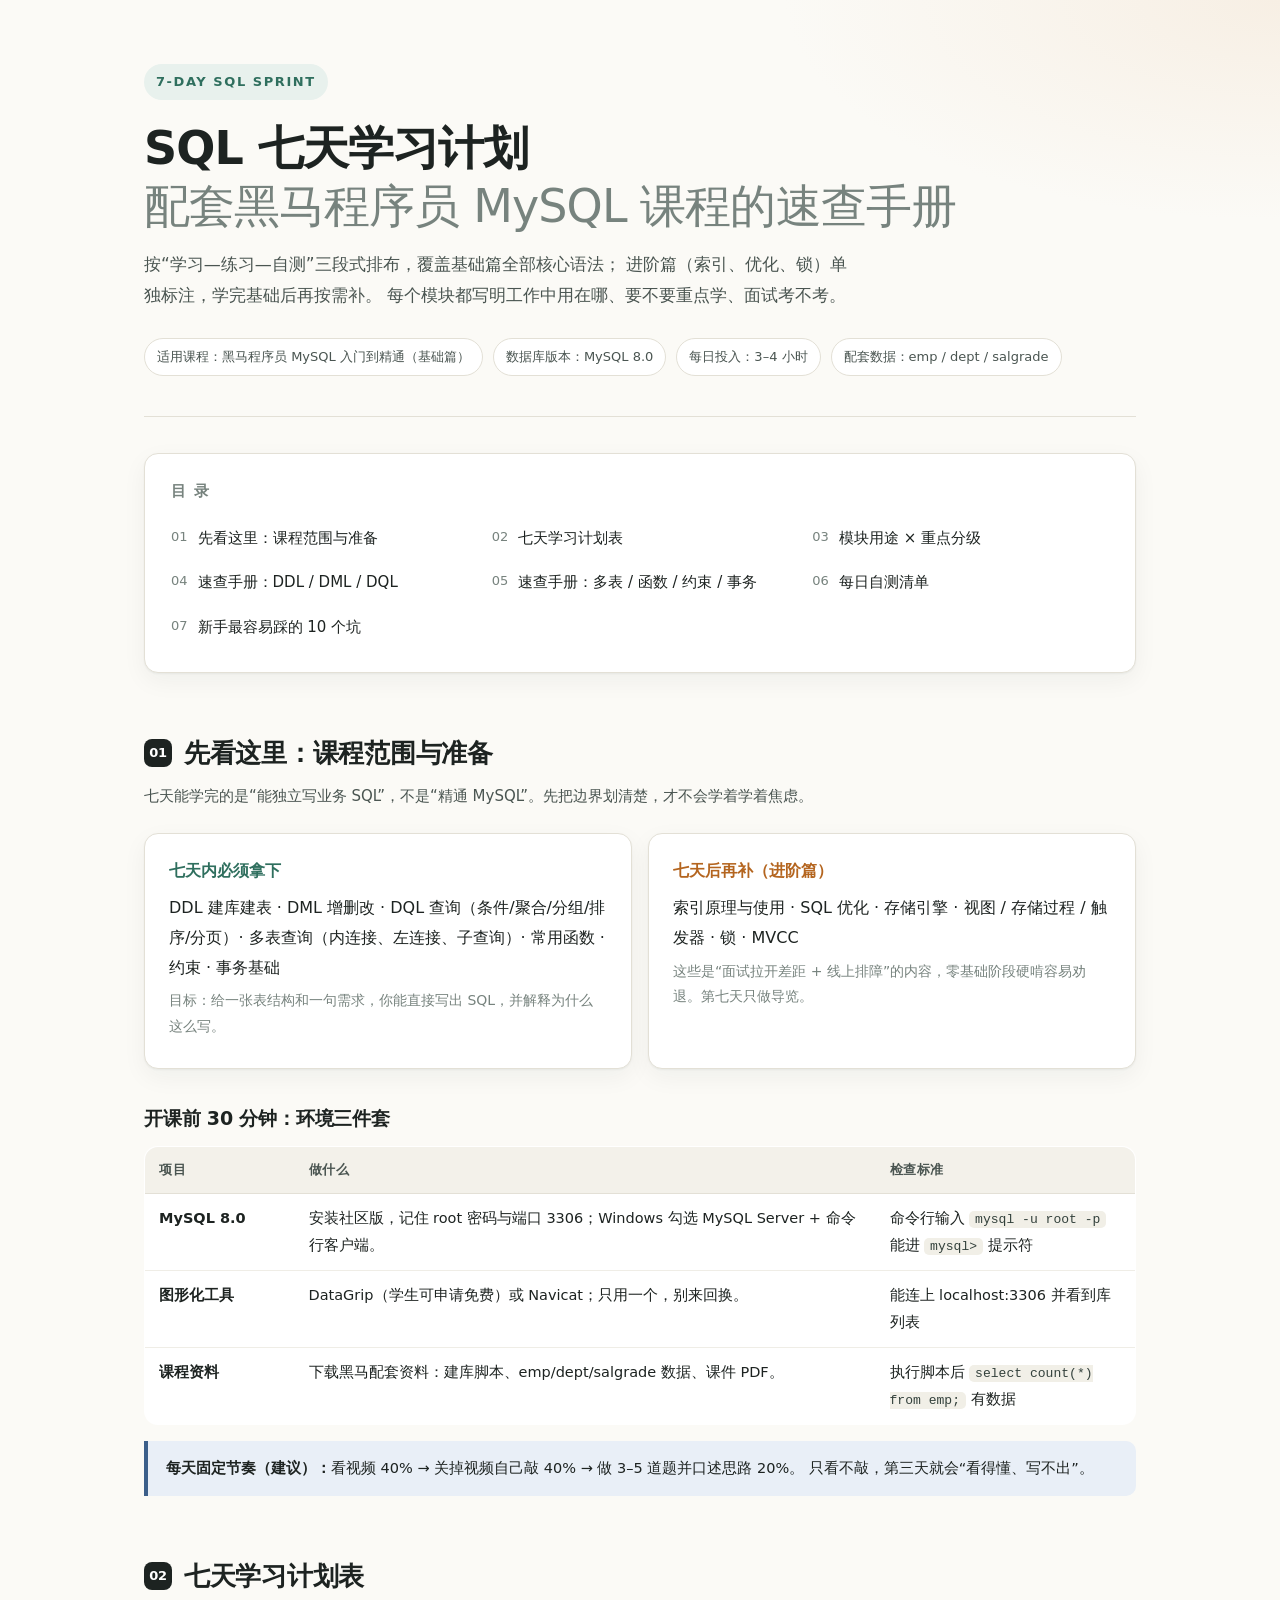
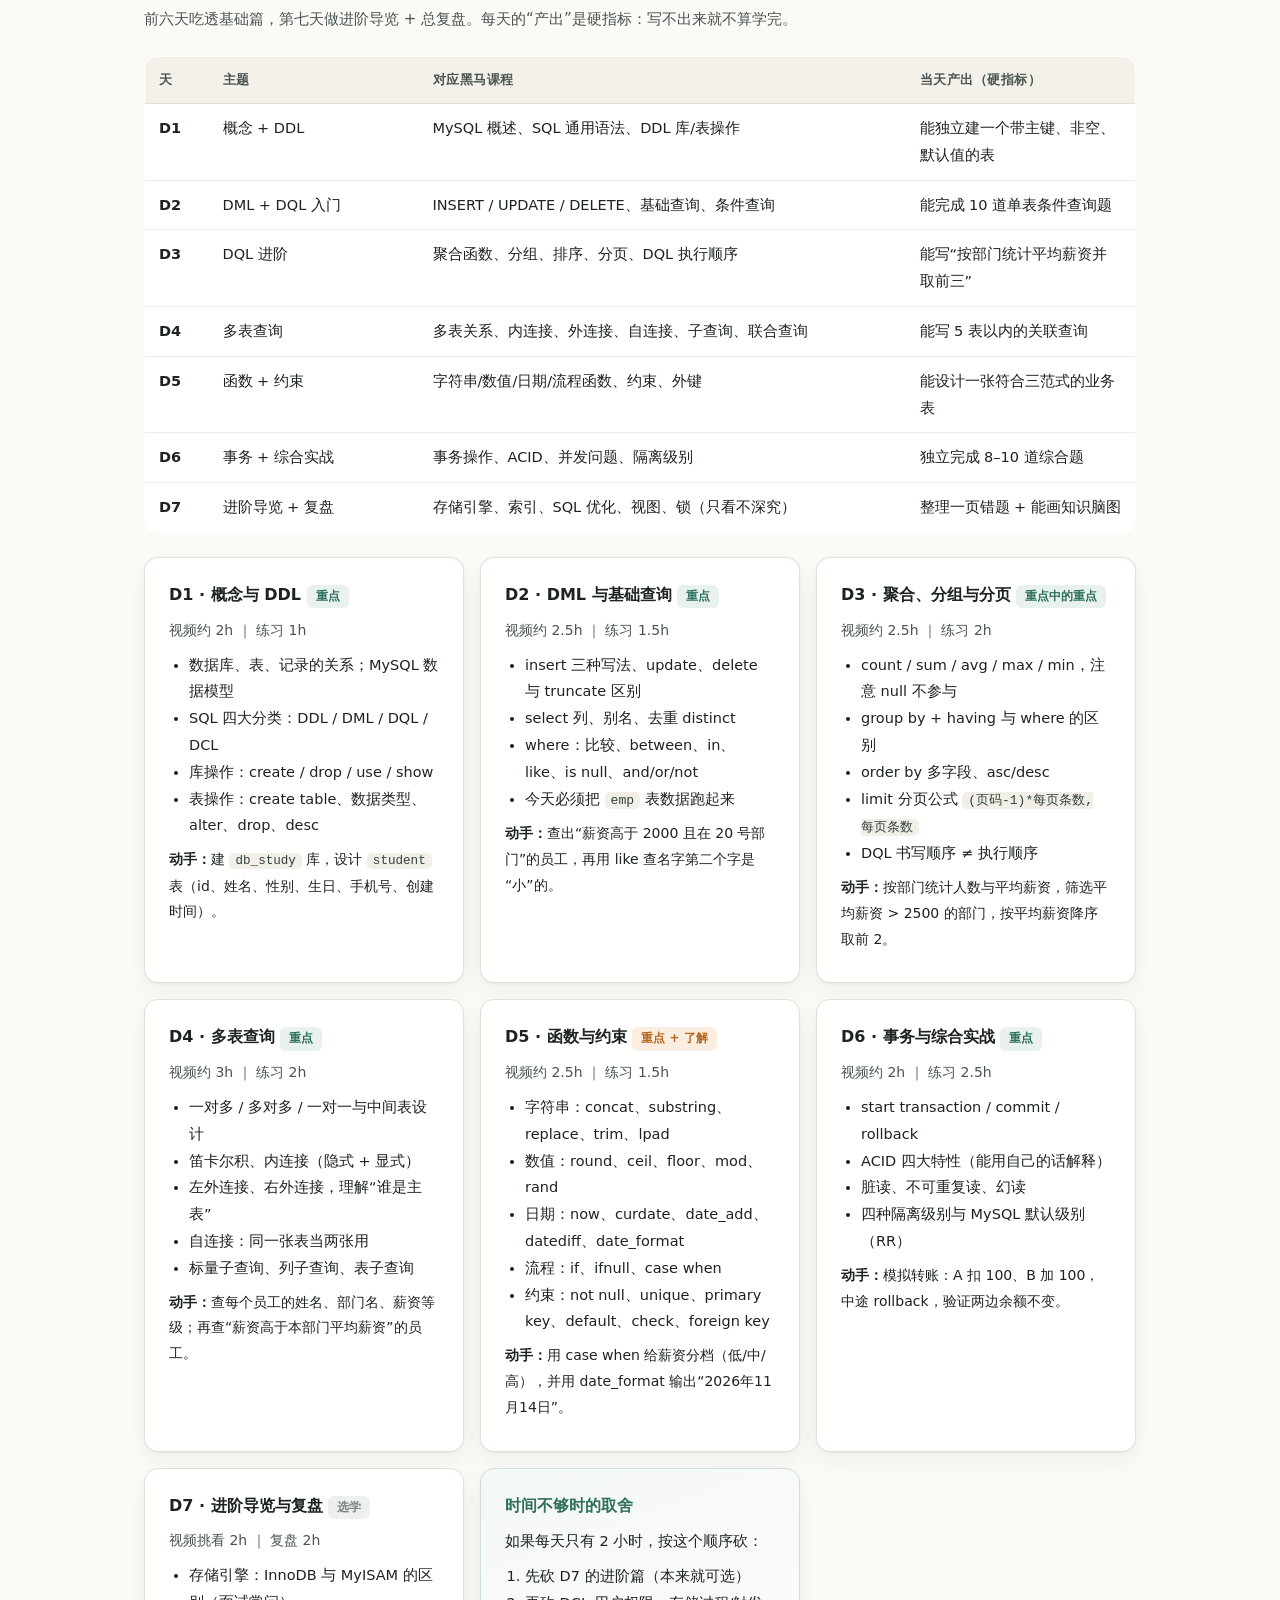
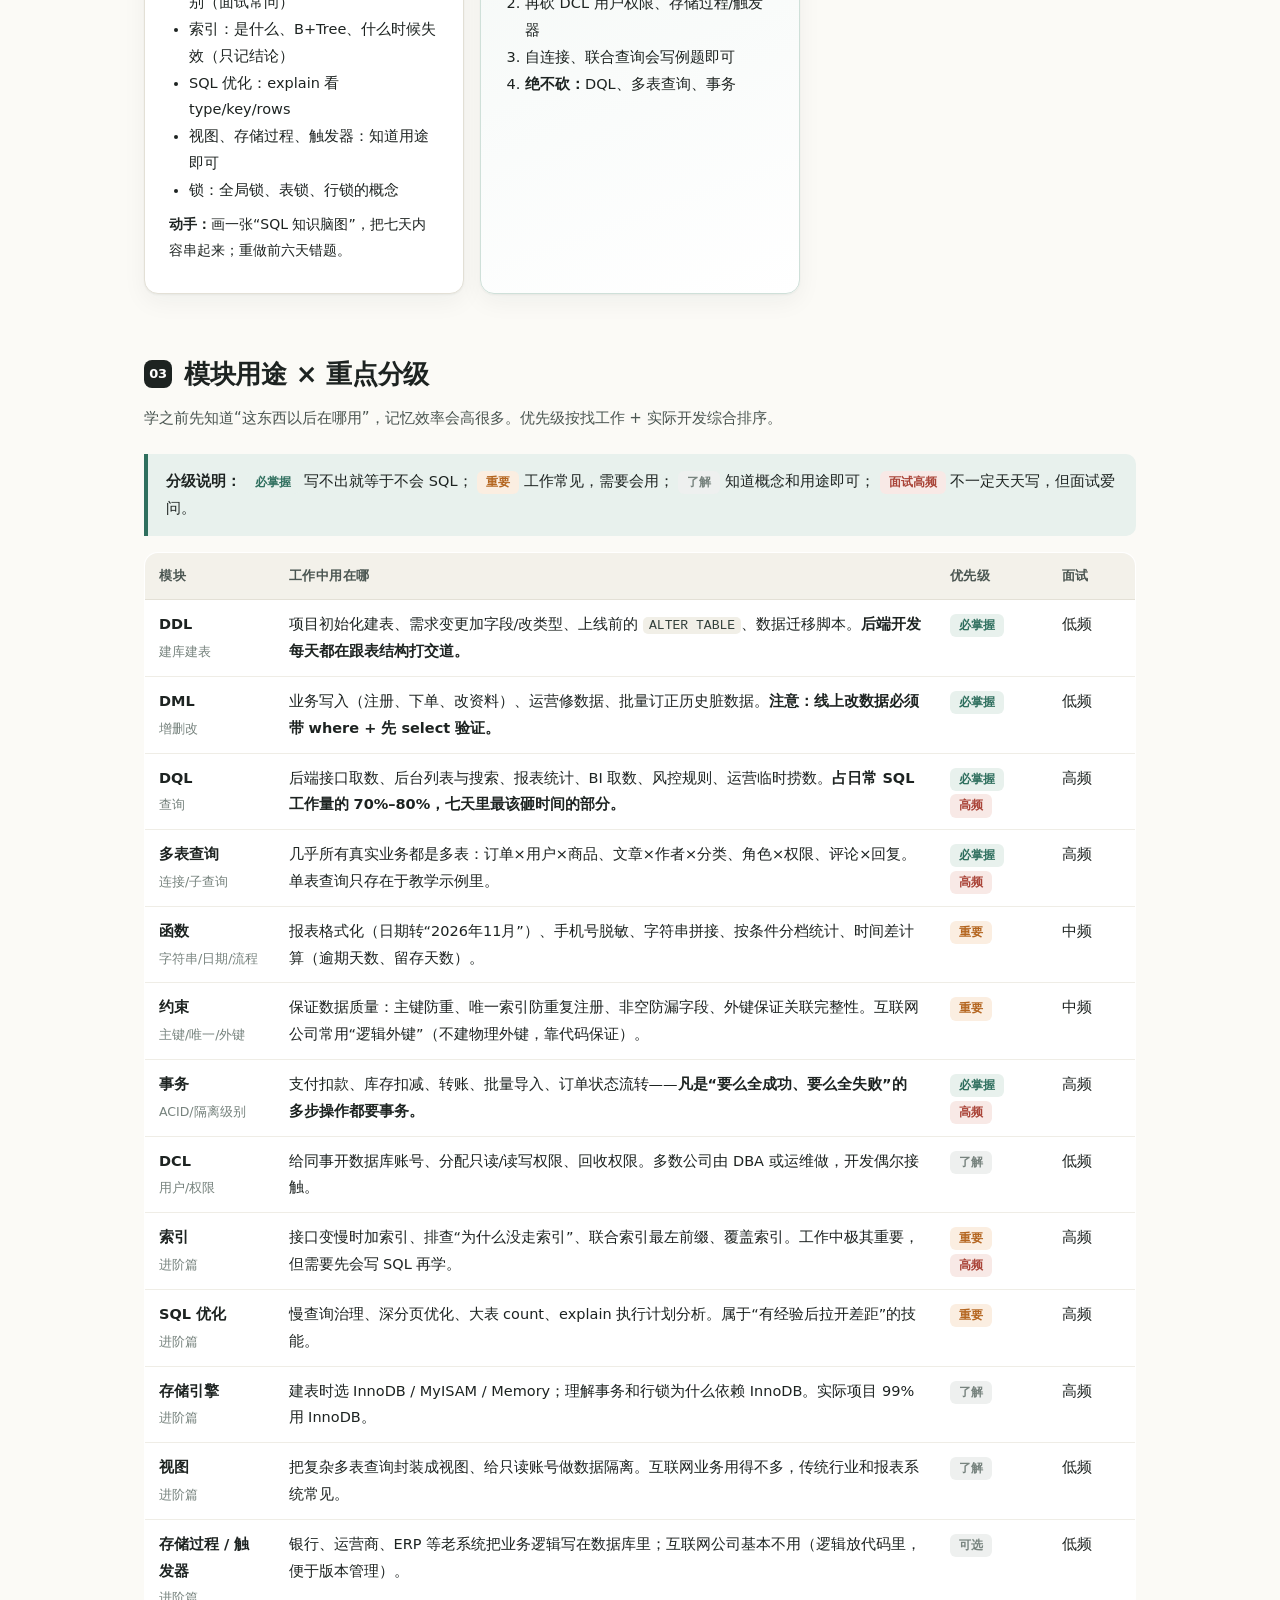
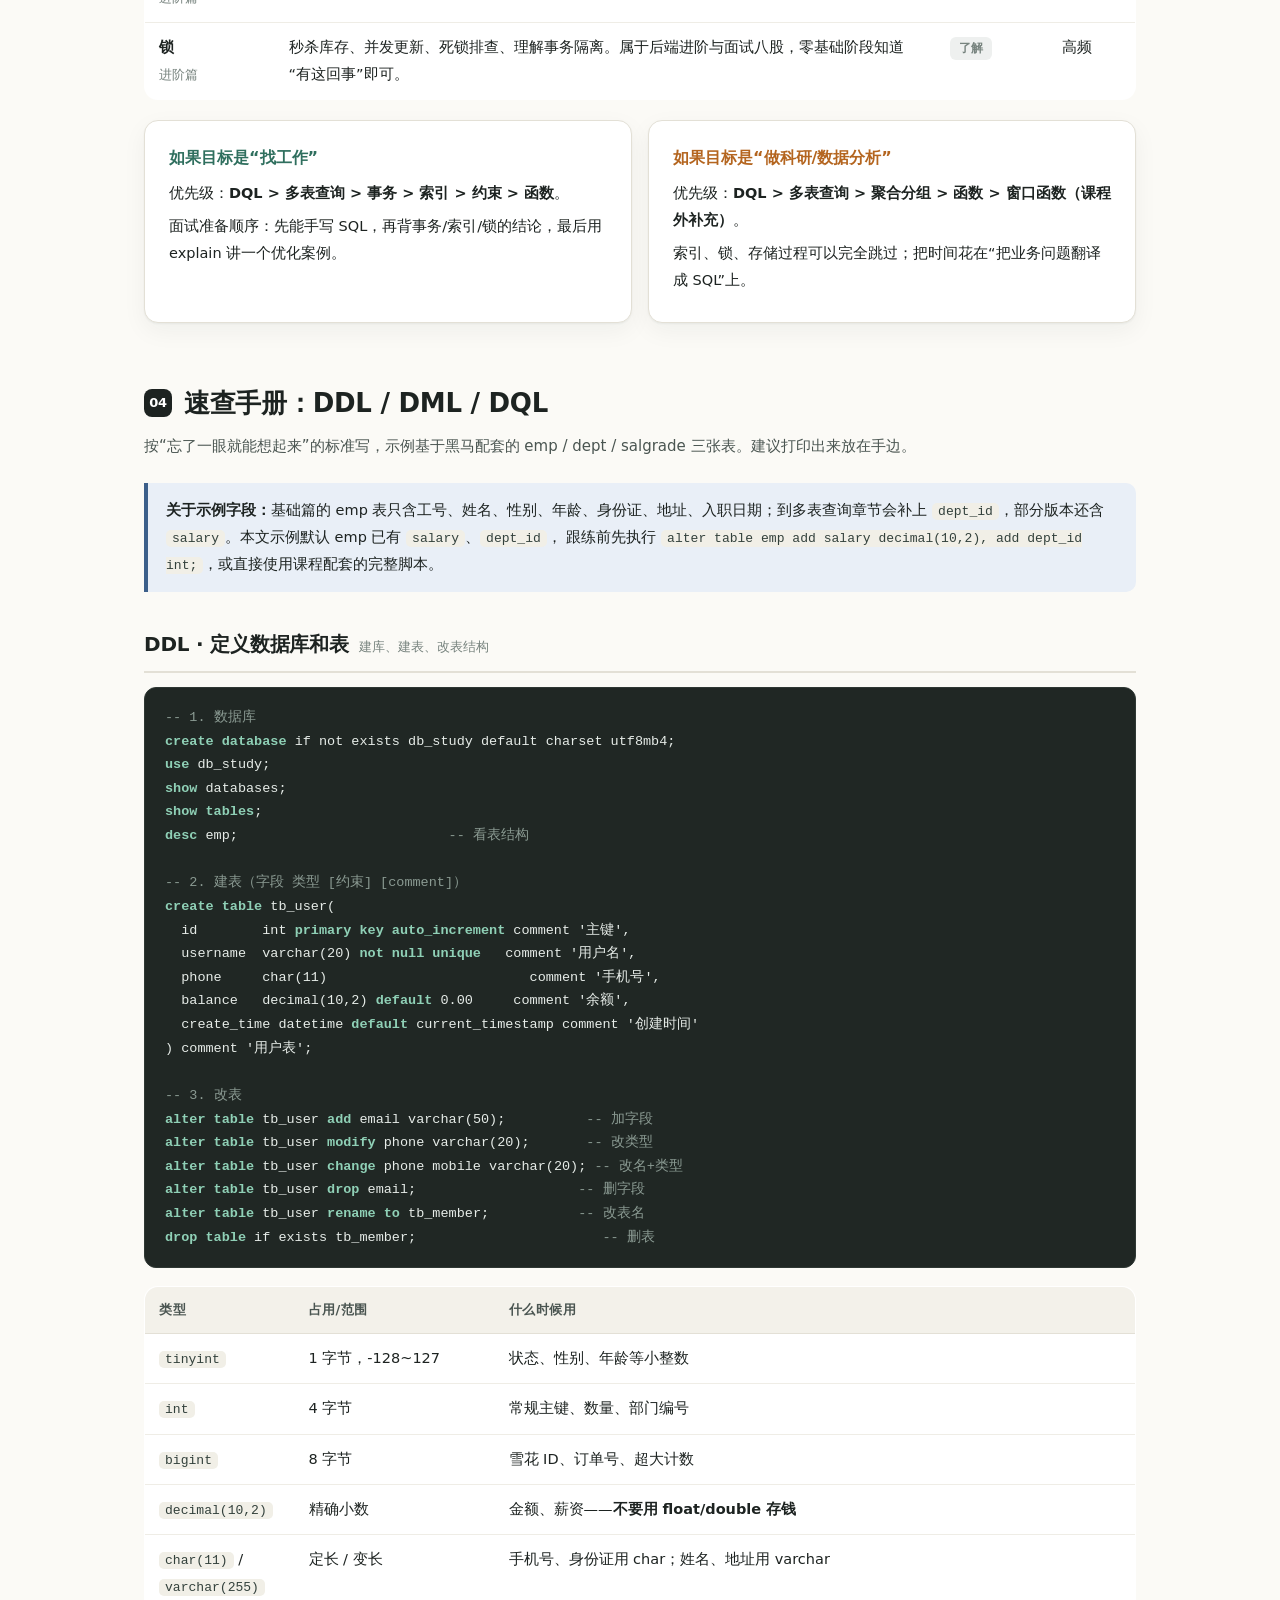
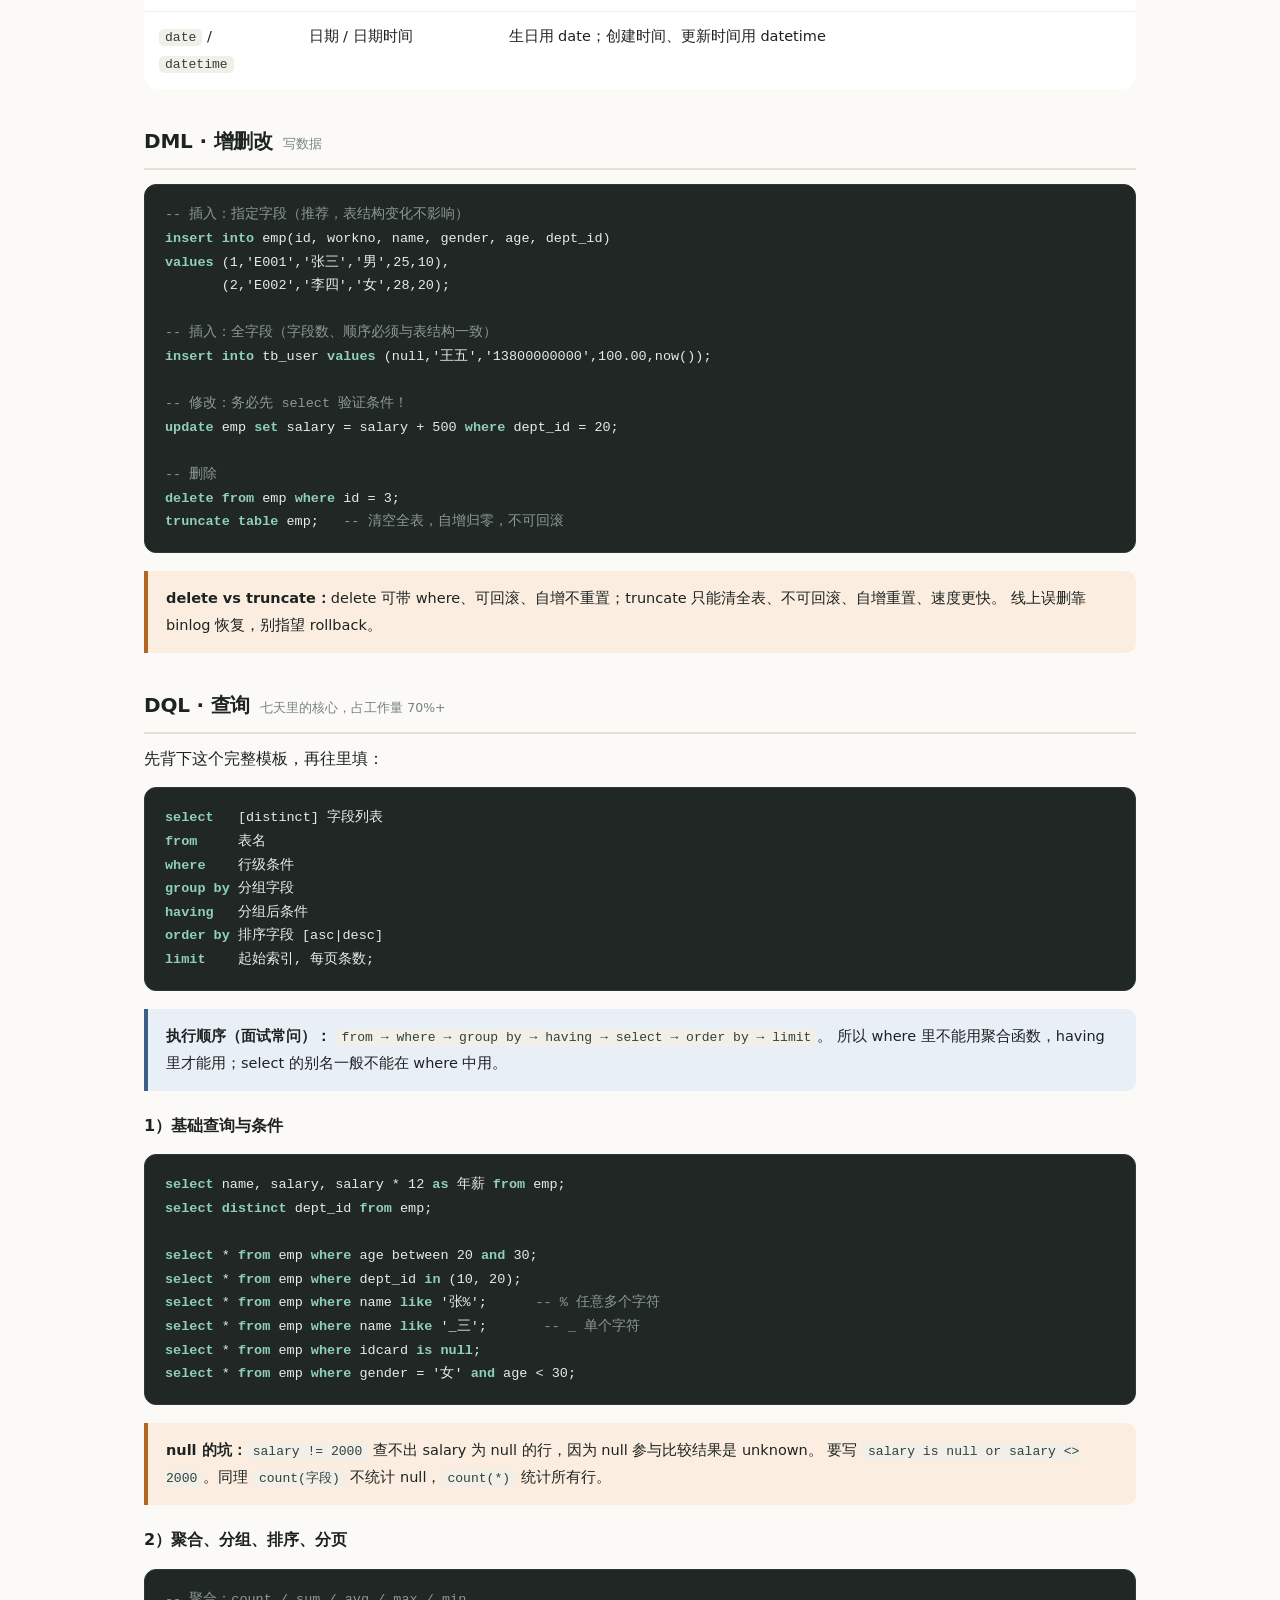
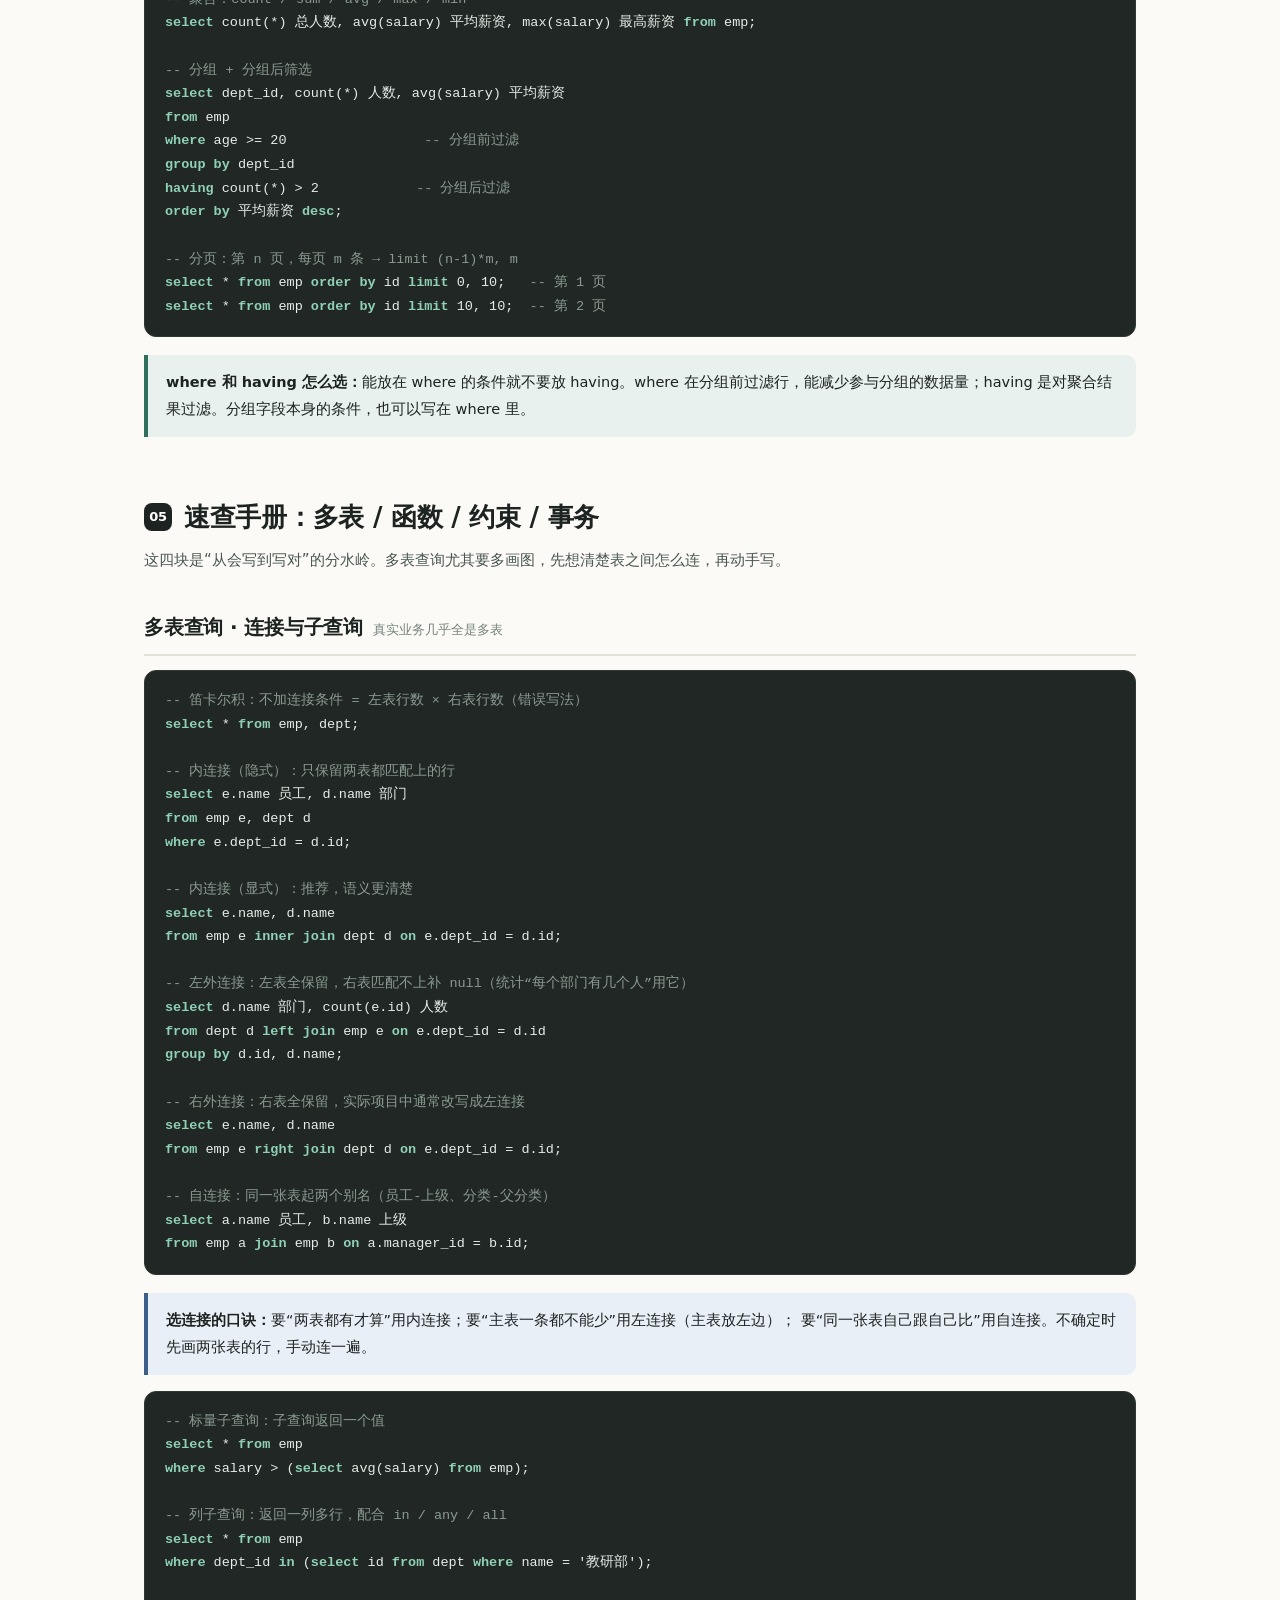
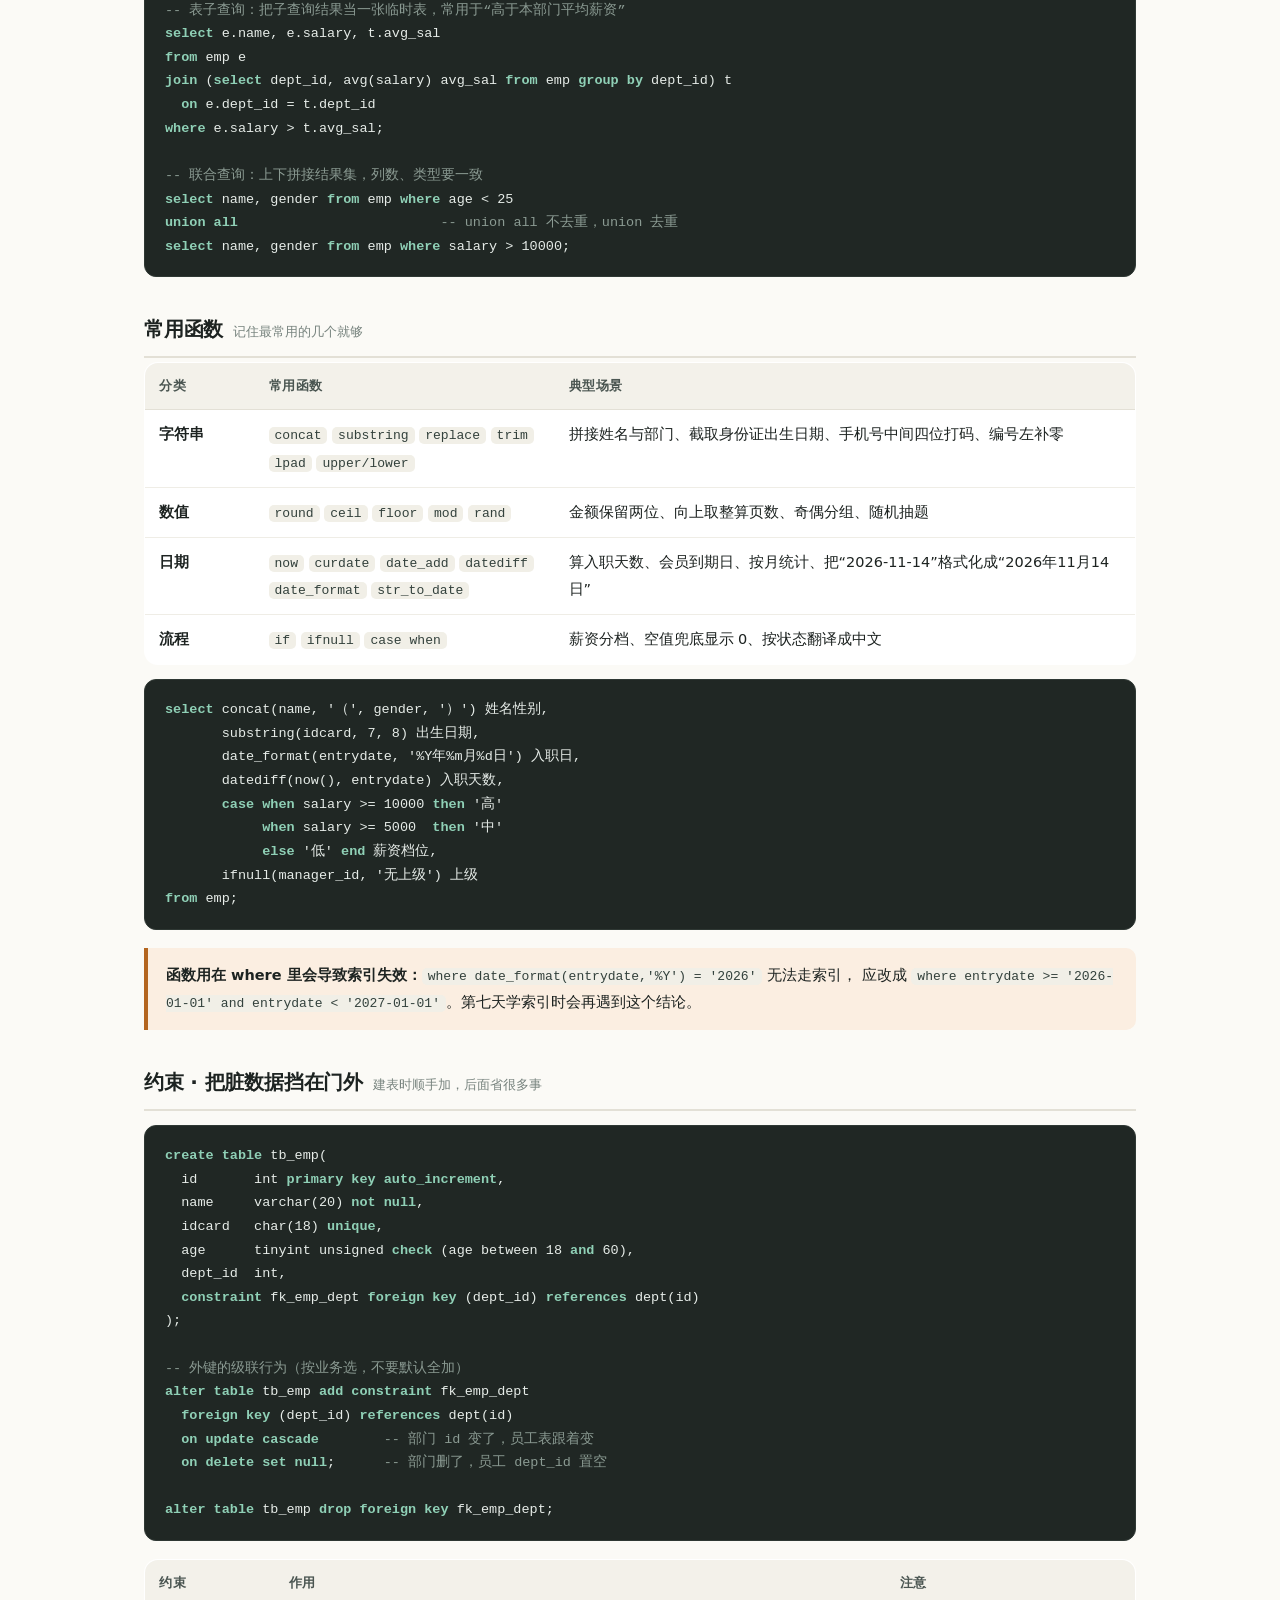
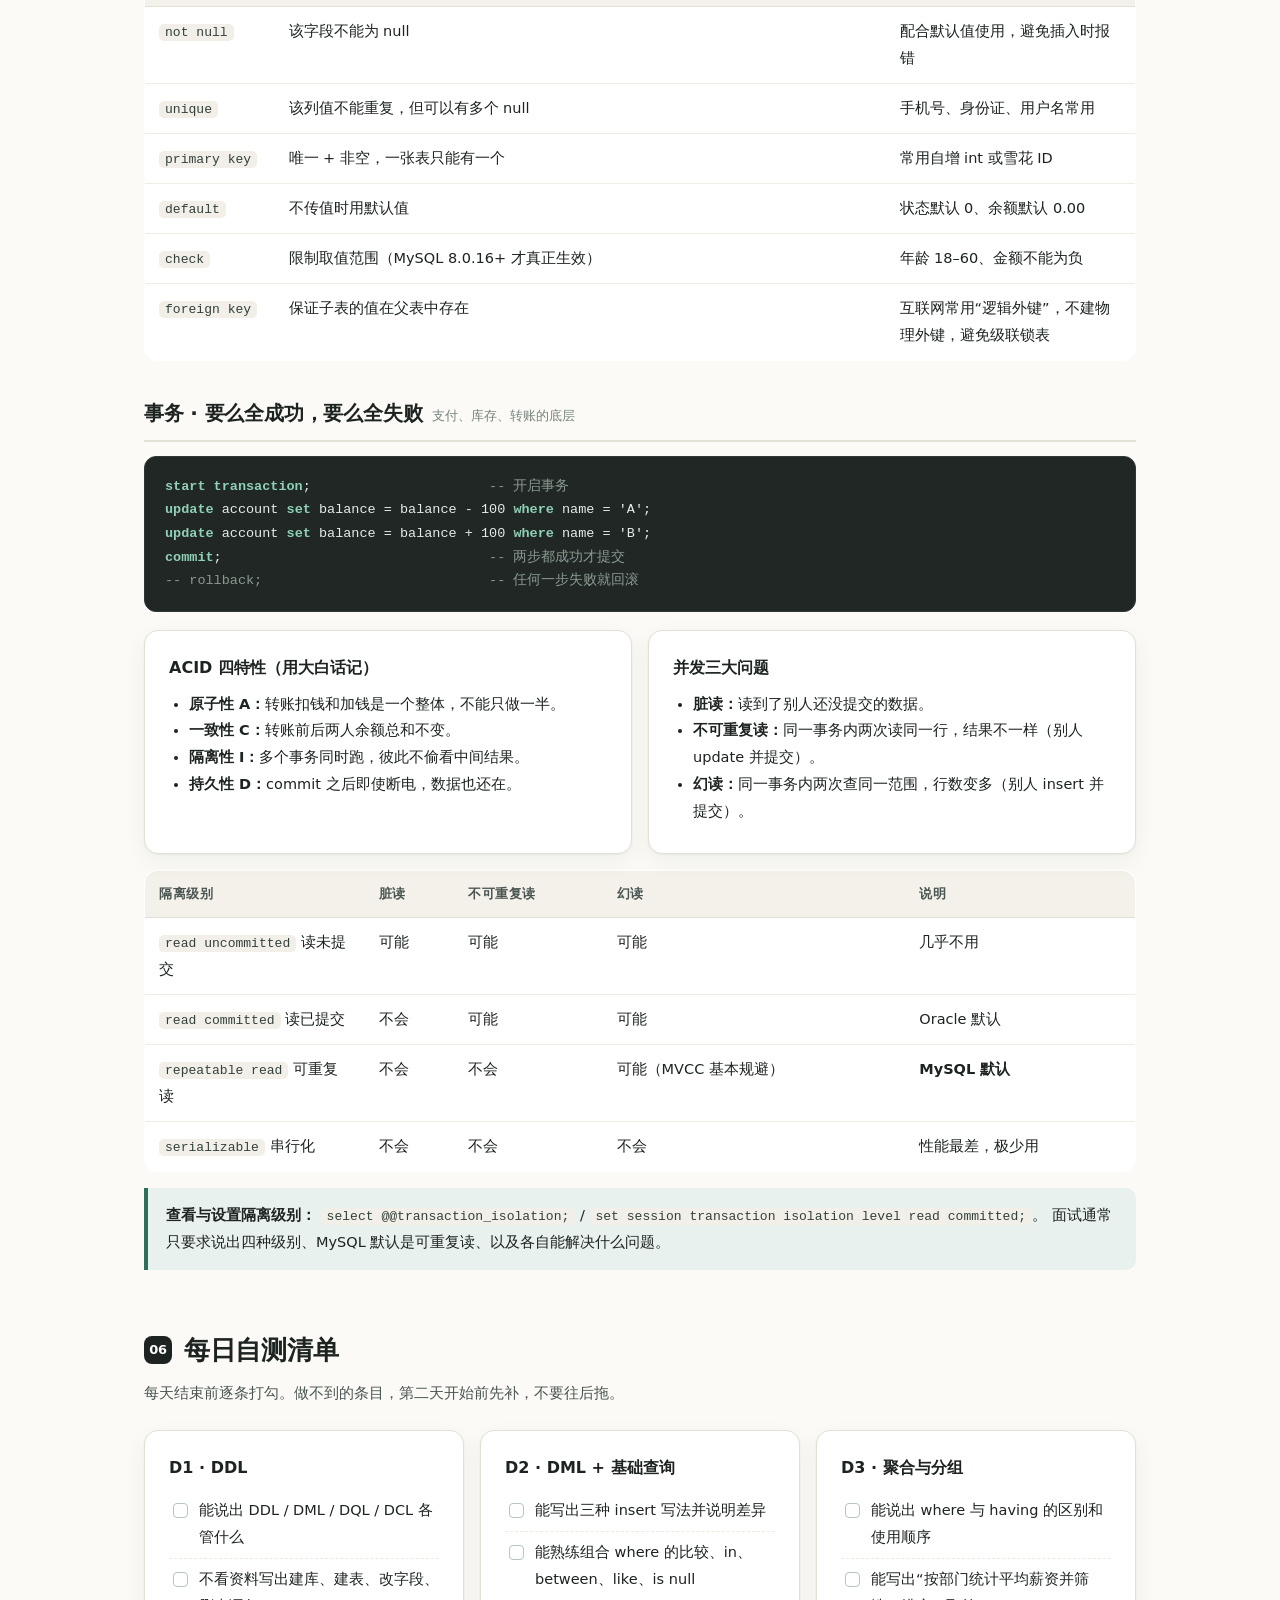
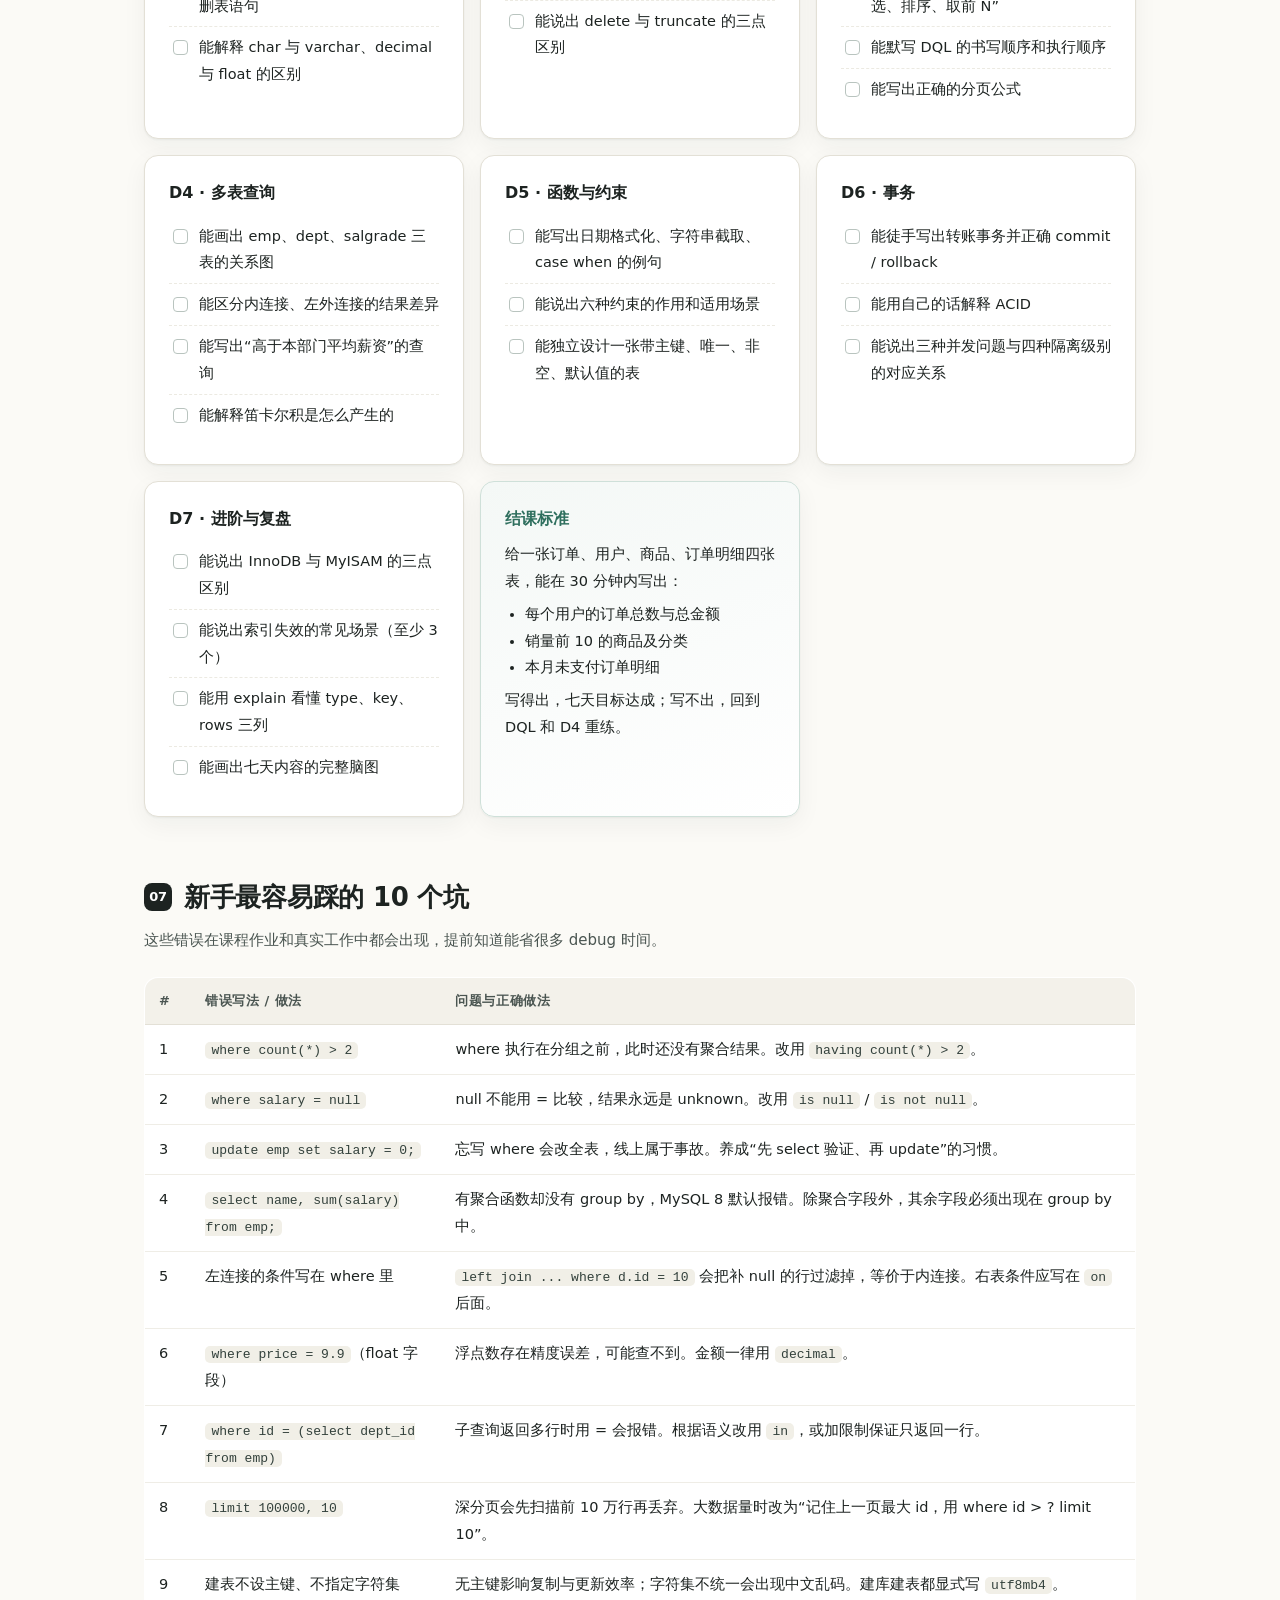
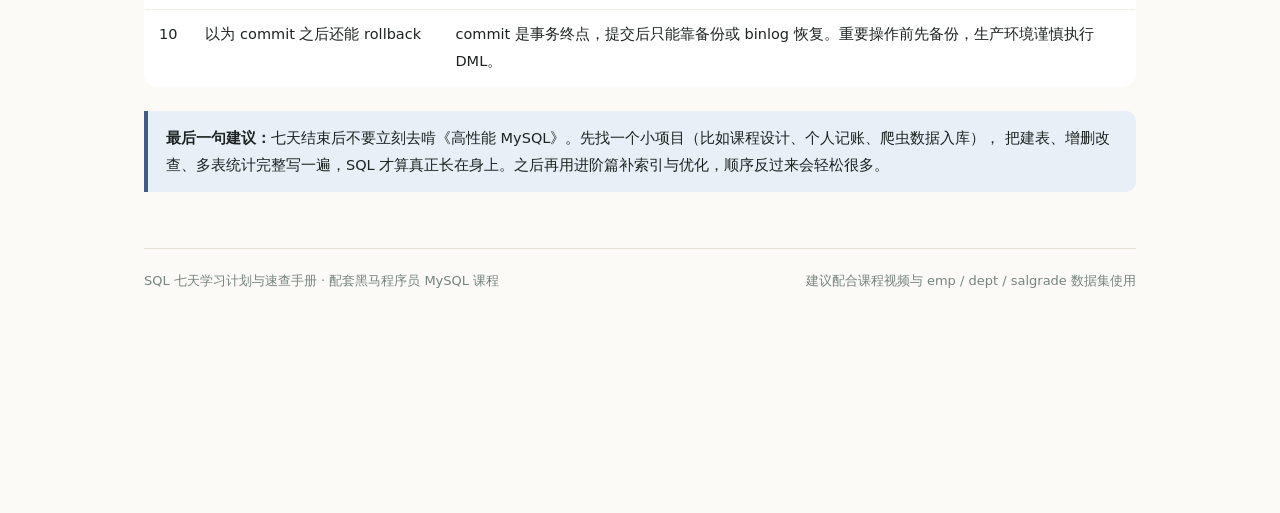
<file: original-sql.html>
<!DOCTYPE html>
<html lang="zh-CN">
<head>
<meta charset="UTF-8">
<meta name="viewport" content="width=device-width, initial-scale=1.0">
<title>SQL 七天学习计划与速查手册 · 黑马程序员课程配套</title>
<style>
  :root{
    --ink:#1d2321;
    --ink-2:#4a5551;
    --ink-3:#77837e;
    --paper:#fbfaf6;
    --card:#ffffff;
    --line:#e3e0d6;
    --teal:#2f6f5e;
    --teal-soft:#e8f1ed;
    --amber:#b4651f;
    --amber-soft:#fbeee1;
    --red:#a94438;
    --red-soft:#f8e9e6;
    --blue:#3c5f8a;
    --blue-soft:#e9eff7;
    --radius:14px;
    --shadow:0 1px 2px rgba(29,35,33,.05), 0 8px 24px rgba(29,35,33,.05);
  }
  *{box-sizing:border-box;}
  html{scroll-behavior:smooth;}
  body{
    margin:0;
    background:
      radial-gradient(1200px 500px at 10% -10%, #eef3ef 0%, transparent 60%),
      radial-gradient(900px 400px at 100% 0%, #f7efe4 0%, transparent 55%),
      var(--paper);
    color:var(--ink);
    font-family:"PingFang SC","Microsoft YaHei","Noto Sans SC",system-ui,-apple-system,"Segoe UI",sans-serif;
    line-height:1.85;
    font-size:16px;
    -webkit-font-smoothing:antialiased;
  }
  .wrap{max-width:1040px;margin:0 auto;padding:0 24px 80px;}

  /* ===== 封面 ===== */
  .cover{padding:64px 0 40px;border-bottom:1px solid var(--line);}
  .eyebrow{
    display:inline-flex;align-items:center;gap:8px;
    font-size:13px;letter-spacing:.12em;color:var(--teal);
    text-transform:uppercase;font-weight:600;
    background:var(--teal-soft);padding:6px 12px;border-radius:999px;
  }
  h1{
    font-size:clamp(30px,5vw,46px);
    line-height:1.25;margin:20px 0 14px;letter-spacing:-.02em;
    font-weight:800;
  }
  h1 .thin{color:var(--ink-3);font-weight:500;}
  .sub{font-size:17px;color:var(--ink-2);max-width:720px;margin:0;}
  .meta{display:flex;flex-wrap:wrap;gap:10px;margin-top:26px;}
  .meta span{
    font-size:13px;color:var(--ink-2);background:var(--card);
    border:1px solid var(--line);padding:6px 12px;border-radius:999px;
  }

  /* ===== 目录 ===== */
  .toc{
    margin:36px 0 8px;background:var(--card);border:1px solid var(--line);
    border-radius:var(--radius);padding:24px 26px;box-shadow:var(--shadow);
  }
  .toc h2{font-size:15px;letter-spacing:.08em;color:var(--ink-3);margin:0 0 14px;font-weight:600;}
  .toc ol{margin:0;padding:0;list-style:none;counter-reset:toc;display:grid;grid-template-columns:repeat(auto-fit,minmax(280px,1fr));gap:6px 24px;}
  .toc li{counter-increment:toc;}
  .toc a{
    color:var(--ink);text-decoration:none;display:flex;gap:10px;
    padding:5px 0;border-bottom:1px dashed transparent;font-size:15px;
  }
  .toc a:hover{color:var(--teal);border-bottom-color:var(--teal);}
  .toc a::before{content:counter(toc,decimal-leading-zero);color:var(--ink-3);font-variant-numeric:tabular-nums;font-size:13px;}

  /* ===== 通用区块 ===== */
  section{margin-top:56px;}
  h2.sec{
    font-size:26px;margin:0 0 6px;letter-spacing:-.01em;display:flex;align-items:center;gap:12px;
  }
  h2.sec .n{
    font-size:13px;font-weight:700;color:#fff;background:var(--ink);
    width:28px;height:28px;border-radius:8px;display:grid;place-items:center;flex:none;
    font-variant-numeric:tabular-nums;
  }
  .lead{color:var(--ink-2);margin:0 0 22px;font-size:15px;}
  h3{font-size:19px;margin:32px 0 10px;letter-spacing:-.01em;}
  h4{font-size:16px;margin:20px 0 8px;}
  p{margin:10px 0;}

  /* ===== 卡片/表格 ===== */
  .card{
    background:var(--card);border:1px solid var(--line);border-radius:var(--radius);
    padding:22px 24px;box-shadow:var(--shadow);
  }
  .grid-2{display:grid;grid-template-columns:repeat(auto-fit,minmax(300px,1fr));gap:16px;}
  .grid-3{display:grid;grid-template-columns:repeat(auto-fit,minmax(240px,1fr));gap:14px;}

  table{width:100%;border-collapse:collapse;font-size:14.5px;background:var(--card);
    border:1px solid var(--line);border-radius:var(--radius);overflow:hidden;}
  thead th{
    background:#f3f1ea;color:var(--ink-2);text-align:left;font-weight:600;
    font-size:13px;letter-spacing:.04em;padding:11px 14px;border-bottom:1px solid var(--line);
    white-space:nowrap;
  }
  td{padding:11px 14px;border-bottom:1px solid #efede6;vertical-align:top;}
  tbody tr:last-child td{border-bottom:none;}
  tbody tr:hover{background:#fcfbf7;}
  td strong{color:var(--ink);}

  .tag{
    display:inline-block;font-size:12px;line-height:1.6;padding:2px 9px;border-radius:6px;
    font-weight:600;white-space:nowrap;
  }
  .tag.must{background:var(--teal-soft);color:var(--teal);}
  .tag.imp{background:var(--amber-soft);color:var(--amber);}
  .tag.opt{background:#eef0ef;color:var(--ink-3);}
  .tag.hot{background:var(--red-soft);color:var(--red);}

  .callout{
    border-left:4px solid var(--teal);background:var(--teal-soft);
    padding:14px 18px;border-radius:0 10px 10px 0;margin:16px 0;font-size:14.5px;
  }
  .callout.warn{border-color:var(--amber);background:var(--amber-soft);}
  .callout.tip{border-color:var(--blue);background:var(--blue-soft);}
  .callout b{color:var(--ink);}

  /* ===== 代码 ===== */
  code{
    font-family:"Cascadia Code","JetBrains Mono",Consolas,"Courier New",monospace;
    font-size:.9em;background:#f1efe7;color:#33413c;
    padding:1px 6px;border-radius:5px;
  }
  pre{
    background:#202724;color:#e6ece8;border-radius:12px;
    padding:18px 20px;overflow-x:auto;line-height:1.75;
    font-size:13.5px;margin:14px 0 18px;
    border:1px solid #2f3834;
  }
  pre code{
    background:none;color:inherit;padding:0;font-size:inherit;
    font-family:"Cascadia Code","JetBrains Mono",Consolas,"Courier New",monospace;
  }
  pre .cm{color:#8a9a92;}
  pre .kw{color:#8fd0b6;font-weight:600;}
  .cheat-head{
    display:flex;align-items:baseline;gap:10px;margin:34px 0 4px;
    padding-bottom:8px;border-bottom:2px solid var(--line);
  }
  .cheat-head h3{margin:0;font-size:20px;}
  .cheat-head span{font-size:12.5px;color:var(--ink-3);}

  /* ===== 自测清单 ===== */
  .check{list-style:none;margin:6px 0;padding:0;}
  .check li{
    position:relative;padding:7px 0 7px 30px;font-size:14.5px;
    border-bottom:1px dashed #eceae2;
  }
  .check li:last-child{border-bottom:none;}
  .check li::before{
    content:"";position:absolute;left:4px;top:13px;
    width:13px;height:13px;border:1.6px solid #b9c4bf;border-radius:4px;
  }

  @media print{
    body{background:#fff;font-size:12pt;}
    .wrap{max-width:none;padding:0;}
    .card,.toc,table{box-shadow:none;}
    section{page-break-inside:auto;}
    .card,table,pre{page-break-inside:avoid;}
    pre{background:#f4f4f4;color:#111;border-color:#ddd;}
    pre .kw{color:#0a6b52;}
    pre .cm{color:#777;}
    a{color:inherit;text-decoration:none;}
  }
  @media (max-width:640px){
    .wrap{padding:0 16px 60px;}
    h1{font-size:28px;}
    table{font-size:13px;}
    thead th,td{padding:9px 10px;}
  }
</style>
</head>
<body>
<div class="wrap">

  <!-- ============ 封面 ============ -->
  <header class="cover">
    <span class="eyebrow">7-DAY SQL SPRINT</span>
    <h1>SQL 七天学习计划<br><span class="thin">配套黑马程序员 MySQL 课程的速查手册</span></h1>
    <p class="sub">
      按“学习—练习—自测”三段式排布，覆盖基础篇全部核心语法；
      进阶篇（索引、优化、锁）单独标注，学完基础后再按需补。
      每个模块都写明工作中用在哪、要不要重点学、面试考不考。
    </p>
    <div class="meta">
      <span>适用课程：黑马程序员 MySQL 入门到精通（基础篇）</span>
      <span>数据库版本：MySQL 8.0</span>
      <span>每日投入：3–4 小时</span>
      <span>配套数据：emp / dept / salgrade</span>
    </div>
  </header>

  <!-- ============ 目录 ============ -->
  <nav class="toc" aria-label="目录">
    <h2>目 录</h2>
    <ol>
      <li><a href="#scope">先看这里：课程范围与准备</a></li>
      <li><a href="#plan">七天学习计划表</a></li>
      <li><a href="#usage">模块用途 × 重点分级</a></li>
      <li><a href="#cheat1">速查手册：DDL / DML / DQL</a></li>
      <li><a href="#cheat2">速查手册：多表 / 函数 / 约束 / 事务</a></li>
      <li><a href="#test">每日自测清单</a></li>
      <li><a href="#pitfall">新手最容易踩的 10 个坑</a></li>
    </ol>
  </nav>

  <!-- ============ 01 范围与准备 ============ -->
  <section id="scope">
    <h2 class="sec"><span class="n">01</span>先看这里：课程范围与准备</h2>
    <p class="lead">七天能学完的是“能独立写业务 SQL”，不是“精通 MySQL”。先把边界划清楚，才不会学着学着焦虑。</p>

    <div class="grid-2">
      <div class="card">
        <h4 style="margin-top:0;color:var(--teal);">七天内必须拿下</h4>
        <p style="margin:6px 0;">DDL 建库建表 · DML 增删改 · DQL 查询（条件/聚合/分组/排序/分页）· 多表查询（内连接、左连接、子查询）· 常用函数 · 约束 · 事务基础</p>
        <p style="margin:6px 0;color:var(--ink-3);font-size:14px;">目标：给一张表结构和一句需求，你能直接写出 SQL，并解释为什么这么写。</p>
      </div>
      <div class="card">
        <h4 style="margin-top:0;color:var(--amber);">七天后再补（进阶篇）</h4>
        <p style="margin:6px 0;">索引原理与使用 · SQL 优化 · 存储引擎 · 视图 / 存储过程 / 触发器 · 锁 · MVCC</p>
        <p style="margin:6px 0;color:var(--ink-3);font-size:14px;">这些是“面试拉开差距 + 线上排障”的内容，零基础阶段硬啃容易劝退。第七天只做导览。</p>
      </div>
    </div>

    <h3>开课前 30 分钟：环境三件套</h3>
    <table>
      <thead><tr><th style="width:150px;">项目</th><th>做什么</th><th style="width:260px;">检查标准</th></tr></thead>
      <tbody>
        <tr><td><strong>MySQL 8.0</strong></td><td>安装社区版，记住 root 密码与端口 3306；Windows 勾选 MySQL Server + 命令行客户端。</td><td>命令行输入 <code>mysql -u root -p</code> 能进 <code>mysql&gt;</code> 提示符</td></tr>
        <tr><td><strong>图形化工具</strong></td><td>DataGrip（学生可申请免费）或 Navicat；只用一个，别来回换。</td><td>能连上 localhost:3306 并看到库列表</td></tr>
        <tr><td><strong>课程资料</strong></td><td>下载黑马配套资料：建库脚本、emp/dept/salgrade 数据、课件 PDF。</td><td>执行脚本后 <code>select count(*) from emp;</code> 有数据</td></tr>
      </tbody>
    </table>

    <div class="callout tip">
      <b>每天固定节奏（建议）：</b>看视频 40% → 关掉视频自己敲 40% → 做 3–5 道题并口述思路 20%。
      只看不敲，第三天就会“看得懂、写不出”。
    </div>
  </section>

  <!-- ============ 02 七天计划 ============ -->
  <section id="plan">
    <h2 class="sec"><span class="n">02</span>七天学习计划表</h2>
    <p class="lead">前六天吃透基础篇，第七天做进阶导览 + 总复盘。每天的“产出”是硬指标：写不出来就不算学完。</p>

    <table style="margin-bottom:24px;">
      <thead>
        <tr><th style="width:64px;">天</th><th style="width:210px;">主题</th><th>对应黑马课程</th><th style="width:230px;">当天产出（硬指标）</th></tr>
      </thead>
      <tbody>
        <tr><td><strong>D1</strong></td><td>概念 + DDL</td><td>MySQL 概述、SQL 通用语法、DDL 库/表操作</td><td>能独立建一个带主键、非空、默认值的表</td></tr>
        <tr><td><strong>D2</strong></td><td>DML + DQL 入门</td><td>INSERT / UPDATE / DELETE、基础查询、条件查询</td><td>能完成 10 道单表条件查询题</td></tr>
        <tr><td><strong>D3</strong></td><td>DQL 进阶</td><td>聚合函数、分组、排序、分页、DQL 执行顺序</td><td>能写“按部门统计平均薪资并取前三”</td></tr>
        <tr><td><strong>D4</strong></td><td>多表查询</td><td>多表关系、内连接、外连接、自连接、子查询、联合查询</td><td>能写 5 表以内的关联查询</td></tr>
        <tr><td><strong>D5</strong></td><td>函数 + 约束</td><td>字符串/数值/日期/流程函数、约束、外键</td><td>能设计一张符合三范式的业务表</td></tr>
        <tr><td><strong>D6</strong></td><td>事务 + 综合实战</td><td>事务操作、ACID、并发问题、隔离级别</td><td>独立完成 8–10 道综合题</td></tr>
        <tr><td><strong>D7</strong></td><td>进阶导览 + 复盘</td><td>存储引擎、索引、SQL 优化、视图、锁（只看不深究）</td><td>整理一页错题 + 能画知识脑图</td></tr>
      </tbody>
    </table>

    <div class="grid-2">

      <div class="card">
        <h4 style="margin-top:0;">D1 · 概念与 DDL <span class="tag must">重点</span></h4>
        <p style="font-size:14px;color:var(--ink-2);margin:6px 0;">视频约 2h ｜ 练习 1h</p>
        <ul style="margin:8px 0;padding-left:20px;font-size:14.5px;">
          <li>数据库、表、记录的关系；MySQL 数据模型</li>
          <li>SQL 四大分类：DDL / DML / DQL / DCL</li>
          <li>库操作：create / drop / use / show</li>
          <li>表操作：create table、数据类型、alter、drop、desc</li>
        </ul>
        <p style="font-size:14px;margin:8px 0;"><b>动手：</b>建 <code>db_study</code> 库，设计 <code>student</code> 表（id、姓名、性别、生日、手机号、创建时间）。</p>
      </div>

      <div class="card">
        <h4 style="margin-top:0;">D2 · DML 与基础查询 <span class="tag must">重点</span></h4>
        <p style="font-size:14px;color:var(--ink-2);margin:6px 0;">视频约 2.5h ｜ 练习 1.5h</p>
        <ul style="margin:8px 0;padding-left:20px;font-size:14.5px;">
          <li>insert 三种写法、update、delete 与 truncate 区别</li>
          <li>select 列、别名、去重 distinct</li>
          <li>where：比较、between、in、like、is null、and/or/not</li>
          <li>今天必须把 <code>emp</code> 表数据跑起来</li>
        </ul>
        <p style="font-size:14px;margin:8px 0;"><b>动手：</b>查出“薪资高于 2000 且在 20 号部门”的员工，再用 like 查名字第二个字是“小”的。</p>
      </div>

      <div class="card">
        <h4 style="margin-top:0;">D3 · 聚合、分组与分页 <span class="tag must">重点中的重点</span></h4>
        <p style="font-size:14px;color:var(--ink-2);margin:6px 0;">视频约 2.5h ｜ 练习 2h</p>
        <ul style="margin:8px 0;padding-left:20px;font-size:14.5px;">
          <li>count / sum / avg / max / min，注意 null 不参与</li>
          <li>group by + having 与 where 的区别</li>
          <li>order by 多字段、asc/desc</li>
          <li>limit 分页公式 <code>(页码-1)*每页条数, 每页条数</code></li>
          <li>DQL 书写顺序 ≠ 执行顺序</li>
        </ul>
        <p style="font-size:14px;margin:8px 0;"><b>动手：</b>按部门统计人数与平均薪资，筛选平均薪资 &gt; 2500 的部门，按平均薪资降序取前 2。</p>
      </div>

      <div class="card">
        <h4 style="margin-top:0;">D4 · 多表查询 <span class="tag must">重点</span></h4>
        <p style="font-size:14px;color:var(--ink-2);margin:6px 0;">视频约 3h ｜ 练习 2h</p>
        <ul style="margin:8px 0;padding-left:20px;font-size:14.5px;">
          <li>一对多 / 多对多 / 一对一与中间表设计</li>
          <li>笛卡尔积、内连接（隐式 + 显式）</li>
          <li>左外连接、右外连接，理解“谁是主表”</li>
          <li>自连接：同一张表当两张用</li>
          <li>标量子查询、列子查询、表子查询</li>
        </ul>
        <p style="font-size:14px;margin:8px 0;"><b>动手：</b>查每个员工的姓名、部门名、薪资等级；再查“薪资高于本部门平均薪资”的员工。</p>
      </div>

      <div class="card">
        <h4 style="margin-top:0;">D5 · 函数与约束 <span class="tag imp">重点 + 了解</span></h4>
        <p style="font-size:14px;color:var(--ink-2);margin:6px 0;">视频约 2.5h ｜ 练习 1.5h</p>
        <ul style="margin:8px 0;padding-left:20px;font-size:14.5px;">
          <li>字符串：concat、substring、replace、trim、lpad</li>
          <li>数值：round、ceil、floor、mod、rand</li>
          <li>日期：now、curdate、date_add、datediff、date_format</li>
          <li>流程：if、ifnull、case when</li>
          <li>约束：not null、unique、primary key、default、check、foreign key</li>
        </ul>
        <p style="font-size:14px;margin:8px 0;"><b>动手：</b>用 case when 给薪资分档（低/中/高），并用 date_format 输出“2026年11月14日”。</p>
      </div>

      <div class="card">
        <h4 style="margin-top:0;">D6 · 事务与综合实战 <span class="tag must">重点</span></h4>
        <p style="font-size:14px;color:var(--ink-2);margin:6px 0;">视频约 2h ｜ 练习 2.5h</p>
        <ul style="margin:8px 0;padding-left:20px;font-size:14.5px;">
          <li>start transaction / commit / rollback</li>
          <li>ACID 四大特性（能用自己的话解释）</li>
          <li>脏读、不可重复读、幻读</li>
          <li>四种隔离级别与 MySQL 默认级别（RR）</li>
        </ul>
        <p style="font-size:14px;margin:8px 0;"><b>动手：</b>模拟转账：A 扣 100、B 加 100，中途 rollback，验证两边余额不变。</p>
      </div>

      <div class="card">
        <h4 style="margin-top:0;">D7 · 进阶导览与复盘 <span class="tag opt">选学</span></h4>
        <p style="font-size:14px;color:var(--ink-2);margin:6px 0;">视频挑看 2h ｜ 复盘 2h</p>
        <ul style="margin:8px 0;padding-left:20px;font-size:14.5px;">
          <li>存储引擎：InnoDB 与 MyISAM 的区别（面试常问）</li>
          <li>索引：是什么、B+Tree、什么时候失效（只记结论）</li>
          <li>SQL 优化：explain 看 type/key/rows</li>
          <li>视图、存储过程、触发器：知道用途即可</li>
          <li>锁：全局锁、表锁、行锁的概念</li>
        </ul>
        <p style="font-size:14px;margin:8px 0;"><b>动手：</b>画一张“SQL 知识脑图”，把七天内容串起来；重做前六天错题。</p>
      </div>

      <div class="card" style="background:linear-gradient(160deg,#f4f8f6,#fff);border-color:#cfe0d9;">
        <h4 style="margin-top:0;color:var(--teal);">时间不够时的取舍</h4>
        <p style="font-size:14.5px;margin:6px 0;">如果每天只有 2 小时，按这个顺序砍：</p>
        <ol style="margin:8px 0;padding-left:20px;font-size:14.5px;">
          <li>先砍 D7 的进阶篇（本来就可选）</li>
          <li>再砍 DCL 用户权限、存储过程/触发器</li>
          <li>自连接、联合查询会写例题即可</li>
          <li><b>绝不砍：</b>DQL、多表查询、事务</li>
        </ol>
      </div>

    </div>
  </section>

  <!-- ============ 03 模块用途 ============ -->
  <section id="usage">
    <h2 class="sec"><span class="n">03</span>模块用途 × 重点分级</h2>
    <p class="lead">学之前先知道“这东西以后在哪用”，记忆效率会高很多。优先级按找工作 + 实际开发综合排序。</p>

    <div class="callout">
      <b>分级说明：</b>
      <span class="tag must">必掌握</span> 写不出就等于不会 SQL；
      <span class="tag imp">重要</span> 工作常见，需要会用；
      <span class="tag opt">了解</span> 知道概念和用途即可；
      <span class="tag hot">面试高频</span> 不一定天天写，但面试爱问。
    </div>

    <table>
      <thead>
        <tr>
          <th style="width:130px;">模块</th>
          <th>工作中用在哪</th>
          <th style="width:112px;">优先级</th>
          <th style="width:88px;">面试</th>
        </tr>
      </thead>
      <tbody>
        <tr>
          <td><strong>DDL</strong><br><span style="font-size:12.5px;color:var(--ink-3);">建库建表</span></td>
          <td>项目初始化建表、需求变更加字段/改类型、上线前的 <code>ALTER TABLE</code>、数据迁移脚本。<b>后端开发每天都在跟表结构打交道。</b></td>
          <td><span class="tag must">必掌握</span></td>
          <td>低频</td>
        </tr>
        <tr>
          <td><strong>DML</strong><br><span style="font-size:12.5px;color:var(--ink-3);">增删改</span></td>
          <td>业务写入（注册、下单、改资料）、运营修数据、批量订正历史脏数据。<b>注意：线上改数据必须带 where + 先 select 验证。</b></td>
          <td><span class="tag must">必掌握</span></td>
          <td>低频</td>
        </tr>
        <tr>
          <td><strong>DQL</strong><br><span style="font-size:12.5px;color:var(--ink-3);">查询</span></td>
          <td>后端接口取数、后台列表与搜索、报表统计、BI 取数、风控规则、运营临时捞数。<b>占日常 SQL 工作量的 70%–80%，七天里最该砸时间的部分。</b></td>
          <td><span class="tag must">必掌握</span> <span class="tag hot">高频</span></td>
          <td>高频</td>
        </tr>
        <tr>
          <td><strong>多表查询</strong><br><span style="font-size:12.5px;color:var(--ink-3);">连接/子查询</span></td>
          <td>几乎所有真实业务都是多表：订单×用户×商品、文章×作者×分类、角色×权限、评论×回复。单表查询只存在于教学示例里。</td>
          <td><span class="tag must">必掌握</span> <span class="tag hot">高频</span></td>
          <td>高频</td>
        </tr>
        <tr>
          <td><strong>函数</strong><br><span style="font-size:12.5px;color:var(--ink-3);">字符串/日期/流程</span></td>
          <td>报表格式化（日期转“2026年11月”）、手机号脱敏、字符串拼接、按条件分档统计、时间差计算（逾期天数、留存天数）。</td>
          <td><span class="tag imp">重要</span></td>
          <td>中频</td>
        </tr>
        <tr>
          <td><strong>约束</strong><br><span style="font-size:12.5px;color:var(--ink-3);">主键/唯一/外键</span></td>
          <td>保证数据质量：主键防重、唯一索引防重复注册、非空防漏字段、外键保证关联完整性。互联网公司常用“逻辑外键”（不建物理外键，靠代码保证）。</td>
          <td><span class="tag imp">重要</span></td>
          <td>中频</td>
        </tr>
        <tr>
          <td><strong>事务</strong><br><span style="font-size:12.5px;color:var(--ink-3);">ACID/隔离级别</span></td>
          <td>支付扣款、库存扣减、转账、批量导入、订单状态流转——<b>凡是“要么全成功、要么全失败”的多步操作都要事务。</b></td>
          <td><span class="tag must">必掌握</span> <span class="tag hot">高频</span></td>
          <td>高频</td>
        </tr>
        <tr>
          <td><strong>DCL</strong><br><span style="font-size:12.5px;color:var(--ink-3);">用户/权限</span></td>
          <td>给同事开数据库账号、分配只读/读写权限、回收权限。多数公司由 DBA 或运维做，开发偶尔接触。</td>
          <td><span class="tag opt">了解</span></td>
          <td>低频</td>
        </tr>
        <tr>
          <td><strong>索引</strong><br><span style="font-size:12.5px;color:var(--ink-3);">进阶篇</span></td>
          <td>接口变慢时加索引、排查“为什么没走索引”、联合索引最左前缀、覆盖索引。工作中极其重要，但需要先会写 SQL 再学。</td>
          <td><span class="tag imp">重要</span> <span class="tag hot">高频</span></td>
          <td>高频</td>
        </tr>
        <tr>
          <td><strong>SQL 优化</strong><br><span style="font-size:12.5px;color:var(--ink-3);">进阶篇</span></td>
          <td>慢查询治理、深分页优化、大表 count、explain 执行计划分析。属于“有经验后拉开差距”的技能。</td>
          <td><span class="tag imp">重要</span></td>
          <td>高频</td>
        </tr>
        <tr>
          <td><strong>存储引擎</strong><br><span style="font-size:12.5px;color:var(--ink-3);">进阶篇</span></td>
          <td>建表时选 InnoDB / MyISAM / Memory；理解事务和行锁为什么依赖 InnoDB。实际项目 99% 用 InnoDB。</td>
          <td><span class="tag opt">了解</span></td>
          <td>高频</td>
        </tr>
        <tr>
          <td><strong>视图</strong><br><span style="font-size:12.5px;color:var(--ink-3);">进阶篇</span></td>
          <td>把复杂多表查询封装成视图、给只读账号做数据隔离。互联网业务用得不多，传统行业和报表系统常见。</td>
          <td><span class="tag opt">了解</span></td>
          <td>低频</td>
        </tr>
        <tr>
          <td><strong>存储过程 / 触发器</strong><br><span style="font-size:12.5px;color:var(--ink-3);">进阶篇</span></td>
          <td>银行、运营商、ERP 等老系统把业务逻辑写在数据库里；互联网公司基本不用（逻辑放代码里，便于版本管理）。</td>
          <td><span class="tag opt">可选</span></td>
          <td>低频</td>
        </tr>
        <tr>
          <td><strong>锁</strong><br><span style="font-size:12.5px;color:var(--ink-3);">进阶篇</span></td>
          <td>秒杀库存、并发更新、死锁排查、理解事务隔离。属于后端进阶与面试八股，零基础阶段知道“有这回事”即可。</td>
          <td><span class="tag opt">了解</span></td>
          <td>高频</td>
        </tr>
      </tbody>
    </table>

    <div class="grid-2" style="margin-top:20px;">
      <div class="card">
        <h4 style="margin-top:0;color:var(--teal);">如果目标是“找工作”</h4>
        <p style="font-size:14.5px;margin:6px 0;">优先级：<b>DQL &gt; 多表查询 &gt; 事务 &gt; 索引 &gt; 约束 &gt; 函数</b>。</p>
        <p style="font-size:14.5px;margin:6px 0;">面试准备顺序：先能手写 SQL，再背事务/索引/锁的结论，最后用 explain 讲一个优化案例。</p>
      </div>
      <div class="card">
        <h4 style="margin-top:0;color:var(--amber);">如果目标是“做科研/数据分析”</h4>
        <p style="font-size:14.5px;margin:6px 0;">优先级：<b>DQL &gt; 多表查询 &gt; 聚合分组 &gt; 函数 &gt; 窗口函数（课程外补充）</b>。</p>
        <p style="font-size:14.5px;margin:6px 0;">索引、锁、存储过程可以完全跳过；把时间花在“把业务问题翻译成 SQL”上。</p>
      </div>
    </div>
  </section>

  <!-- ============ 04 速查手册 1 ============ -->
  <section id="cheat1">
    <h2 class="sec"><span class="n">04</span>速查手册：DDL / DML / DQL</h2>
    <p class="lead">按“忘了一眼就能想起来”的标准写，示例基于黑马配套的 emp / dept / salgrade 三张表。建议打印出来放在手边。</p>

    <div class="callout tip">
      <b>关于示例字段：</b>基础篇的 emp 表只含工号、姓名、性别、年龄、身份证、地址、入职日期；到多表查询章节会补上
      <code>dept_id</code>，部分版本还含 <code>salary</code>。本文示例默认 emp 已有 <code>salary</code>、<code>dept_id</code>，
      跟练前先执行 <code>alter table emp add salary decimal(10,2), add dept_id int;</code>，或直接使用课程配套的完整脚本。
    </div>

    <div class="cheat-head"><h3>DDL · 定义数据库和表</h3><span>建库、建表、改表结构</span></div>
    <pre><code><span class="cm">-- 1. 数据库</span>
<span class="kw">create database</span> if not exists db_study default charset utf8mb4;
<span class="kw">use</span> db_study;
<span class="kw">show</span> databases;
<span class="kw">show tables</span>;
<span class="kw">desc</span> emp;                          <span class="cm">-- 看表结构</span>

<span class="cm">-- 2. 建表（字段 类型 [约束] [comment]）</span>
<span class="kw">create table</span> tb_user(
  id        int <span class="kw">primary key auto_increment</span> comment '主键',
  username  varchar(20) <span class="kw">not null unique</span>   comment '用户名',
  phone     char(11)                         comment '手机号',
  balance   decimal(10,2) <span class="kw">default</span> 0.00     comment '余额',
  create_time datetime <span class="kw">default</span> current_timestamp comment '创建时间'
) comment '用户表';

<span class="cm">-- 3. 改表</span>
<span class="kw">alter table</span> tb_user <span class="kw">add</span> email varchar(50);          <span class="cm">-- 加字段</span>
<span class="kw">alter table</span> tb_user <span class="kw">modify</span> phone varchar(20);       <span class="cm">-- 改类型</span>
<span class="kw">alter table</span> tb_user <span class="kw">change</span> phone mobile varchar(20); <span class="cm">-- 改名+类型</span>
<span class="kw">alter table</span> tb_user <span class="kw">drop</span> email;                    <span class="cm">-- 删字段</span>
<span class="kw">alter table</span> tb_user <span class="kw">rename to</span> tb_member;           <span class="cm">-- 改表名</span>
<span class="kw">drop table</span> if exists tb_member;                       <span class="cm">-- 删表</span></code></pre>

    <table style="margin-bottom:18px;">
      <thead><tr><th style="width:150px;">类型</th><th style="width:200px;">占用/范围</th><th>什么时候用</th></tr></thead>
      <tbody>
        <tr><td><code>tinyint</code></td><td>1 字节，-128~127</td><td>状态、性别、年龄等小整数</td></tr>
        <tr><td><code>int</code></td><td>4 字节</td><td>常规主键、数量、部门编号</td></tr>
        <tr><td><code>bigint</code></td><td>8 字节</td><td>雪花 ID、订单号、超大计数</td></tr>
        <tr><td><code>decimal(10,2)</code></td><td>精确小数</td><td>金额、薪资——<b>不要用 float/double 存钱</b></td></tr>
        <tr><td><code>char(11)</code> / <code>varchar(255)</code></td><td>定长 / 变长</td><td>手机号、身份证用 char；姓名、地址用 varchar</td></tr>
        <tr><td><code>date</code> / <code>datetime</code></td><td>日期 / 日期时间</td><td>生日用 date；创建时间、更新时间用 datetime</td></tr>
      </tbody>
    </table>

    <div class="cheat-head"><h3>DML · 增删改</h3><span>写数据</span></div>
    <pre><code><span class="cm">-- 插入：指定字段（推荐，表结构变化不影响）</span>
<span class="kw">insert into</span> emp(id, workno, name, gender, age, dept_id)
<span class="kw">values</span> (1,'E001','张三','男',25,10),
       (2,'E002','李四','女',28,20);

<span class="cm">-- 插入：全字段（字段数、顺序必须与表结构一致）</span>
<span class="kw">insert into</span> tb_user <span class="kw">values</span> (null,'王五','13800000000',100.00,now());

<span class="cm">-- 修改：务必先 select 验证条件！</span>
<span class="kw">update</span> emp <span class="kw">set</span> salary = salary + 500 <span class="kw">where</span> dept_id = 20;

<span class="cm">-- 删除</span>
<span class="kw">delete from</span> emp <span class="kw">where</span> id = 3;
<span class="kw">truncate table</span> emp;   <span class="cm">-- 清空全表，自增归零，不可回滚</span></code></pre>

    <div class="callout warn">
      <b>delete vs truncate：</b>delete 可带 where、可回滚、自增不重置；truncate 只能清全表、不可回滚、自增重置、速度更快。
      线上误删靠 binlog 恢复，别指望 rollback。
    </div>

    <div class="cheat-head"><h3>DQL · 查询</h3><span>七天里的核心，占工作量 70%+</span></div>
    <p>先背下这个完整模板，再往里填：</p>
    <pre><code><span class="kw">select</span>   [distinct] 字段列表
<span class="kw">from</span>     表名
<span class="kw">where</span>    行级条件
<span class="kw">group by</span> 分组字段
<span class="kw">having</span>   分组后条件
<span class="kw">order by</span> 排序字段 [asc|desc]
<span class="kw">limit</span>    起始索引, 每页条数;</code></pre>

    <div class="callout tip">
      <b>执行顺序（面试常问）：</b>
      <code>from → where → group by → having → select → order by → limit</code>。
      所以 where 里不能用聚合函数，having 里才能用；select 的别名一般不能在 where 中用。
    </div>

    <h4>1）基础查询与条件</h4>
    <pre><code><span class="kw">select</span> name, salary, salary * 12 <span class="kw">as</span> 年薪 <span class="kw">from</span> emp;
<span class="kw">select distinct</span> dept_id <span class="kw">from</span> emp;

<span class="kw">select</span> * <span class="kw">from</span> emp <span class="kw">where</span> age between 20 <span class="kw">and</span> 30;
<span class="kw">select</span> * <span class="kw">from</span> emp <span class="kw">where</span> dept_id <span class="kw">in</span> (10, 20);
<span class="kw">select</span> * <span class="kw">from</span> emp <span class="kw">where</span> name <span class="kw">like</span> '张%';      <span class="cm">-- % 任意多个字符</span>
<span class="kw">select</span> * <span class="kw">from</span> emp <span class="kw">where</span> name <span class="kw">like</span> '_三';       <span class="cm">-- _ 单个字符</span>
<span class="kw">select</span> * <span class="kw">from</span> emp <span class="kw">where</span> idcard <span class="kw">is null</span>;
<span class="kw">select</span> * <span class="kw">from</span> emp <span class="kw">where</span> gender = '女' <span class="kw">and</span> age &lt; 30;</code></pre>

    <div class="callout warn">
      <b>null 的坑：</b><code>salary != 2000</code> 查不出 salary 为 null 的行，因为 null 参与比较结果是 unknown。
      要写 <code>salary is null or salary &lt;&gt; 2000</code>。同理 <code>count(字段)</code> 不统计 null，<code>count(*)</code> 统计所有行。
    </div>

    <h4>2）聚合、分组、排序、分页</h4>
    <pre><code><span class="cm">-- 聚合：count / sum / avg / max / min</span>
<span class="kw">select</span> count(*) 总人数, avg(salary) 平均薪资, max(salary) 最高薪资 <span class="kw">from</span> emp;

<span class="cm">-- 分组 + 分组后筛选</span>
<span class="kw">select</span> dept_id, count(*) 人数, avg(salary) 平均薪资
<span class="kw">from</span> emp
<span class="kw">where</span> age &gt;= 20                 <span class="cm">-- 分组前过滤</span>
<span class="kw">group by</span> dept_id
<span class="kw">having</span> count(*) &gt; 2            <span class="cm">-- 分组后过滤</span>
<span class="kw">order by</span> 平均薪资 <span class="kw">desc</span>;

<span class="cm">-- 分页：第 n 页，每页 m 条 → limit (n-1)*m, m</span>
<span class="kw">select</span> * <span class="kw">from</span> emp <span class="kw">order by</span> id <span class="kw">limit</span> 0, 10;   <span class="cm">-- 第 1 页</span>
<span class="kw">select</span> * <span class="kw">from</span> emp <span class="kw">order by</span> id <span class="kw">limit</span> 10, 10;  <span class="cm">-- 第 2 页</span></code></pre>

    <div class="callout">
      <b>where 和 having 怎么选：</b>能放在 where 的条件就不要放 having。where 在分组前过滤行，能减少参与分组的数据量；having 是对聚合结果过滤。分组字段本身的条件，也可以写在 where 里。
    </div>
  </section>

  <!-- ============ 05 速查手册 2 ============ -->
  <section id="cheat2">
    <h2 class="sec"><span class="n">05</span>速查手册：多表 / 函数 / 约束 / 事务</h2>
    <p class="lead">这四块是“从会写到写对”的分水岭。多表查询尤其要多画图，先想清楚表之间怎么连，再动手写。</p>

    <div class="cheat-head"><h3>多表查询 · 连接与子查询</h3><span>真实业务几乎全是多表</span></div>
    <pre><code><span class="cm">-- 笛卡尔积：不加连接条件 = 左表行数 × 右表行数（错误写法）</span>
<span class="kw">select</span> * <span class="kw">from</span> emp, dept;

<span class="cm">-- 内连接（隐式）：只保留两表都匹配上的行</span>
<span class="kw">select</span> e.name 员工, d.name 部门
<span class="kw">from</span> emp e, dept d
<span class="kw">where</span> e.dept_id = d.id;

<span class="cm">-- 内连接（显式）：推荐，语义更清楚</span>
<span class="kw">select</span> e.name, d.name
<span class="kw">from</span> emp e <span class="kw">inner join</span> dept d <span class="kw">on</span> e.dept_id = d.id;

<span class="cm">-- 左外连接：左表全保留，右表匹配不上补 null（统计“每个部门有几个人”用它）</span>
<span class="kw">select</span> d.name 部门, count(e.id) 人数
<span class="kw">from</span> dept d <span class="kw">left join</span> emp e <span class="kw">on</span> e.dept_id = d.id
<span class="kw">group by</span> d.id, d.name;

<span class="cm">-- 右外连接：右表全保留，实际项目中通常改写成左连接</span>
<span class="kw">select</span> e.name, d.name
<span class="kw">from</span> emp e <span class="kw">right join</span> dept d <span class="kw">on</span> e.dept_id = d.id;

<span class="cm">-- 自连接：同一张表起两个别名（员工-上级、分类-父分类）</span>
<span class="kw">select</span> a.name 员工, b.name 上级
<span class="kw">from</span> emp a <span class="kw">join</span> emp b <span class="kw">on</span> a.manager_id = b.id;</code></pre>

    <div class="callout tip">
      <b>选连接的口诀：</b>要“两表都有才算”用内连接；要“主表一条都不能少”用左连接（主表放左边）；
      要“同一张表自己跟自己比”用自连接。不确定时先画两张表的行，手动连一遍。
    </div>

    <pre><code><span class="cm">-- 标量子查询：子查询返回一个值</span>
<span class="kw">select</span> * <span class="kw">from</span> emp
<span class="kw">where</span> salary &gt; (<span class="kw">select</span> avg(salary) <span class="kw">from</span> emp);

<span class="cm">-- 列子查询：返回一列多行，配合 in / any / all</span>
<span class="kw">select</span> * <span class="kw">from</span> emp
<span class="kw">where</span> dept_id <span class="kw">in</span> (<span class="kw">select</span> id <span class="kw">from</span> dept <span class="kw">where</span> name = '教研部');

<span class="cm">-- 表子查询：把子查询结果当一张临时表，常用于“高于本部门平均薪资”</span>
<span class="kw">select</span> e.name, e.salary, t.avg_sal
<span class="kw">from</span> emp e
<span class="kw">join</span> (<span class="kw">select</span> dept_id, avg(salary) avg_sal <span class="kw">from</span> emp <span class="kw">group by</span> dept_id) t
  <span class="kw">on</span> e.dept_id = t.dept_id
<span class="kw">where</span> e.salary &gt; t.avg_sal;

<span class="cm">-- 联合查询：上下拼接结果集，列数、类型要一致</span>
<span class="kw">select</span> name, gender <span class="kw">from</span> emp <span class="kw">where</span> age &lt; 25
<span class="kw">union all</span>                         <span class="cm">-- union all 不去重，union 去重</span>
<span class="kw">select</span> name, gender <span class="kw">from</span> emp <span class="kw">where</span> salary &gt; 10000;</code></pre>

    <div class="cheat-head"><h3>常用函数</h3><span>记住最常用的几个就够</span></div>
    <table>
      <thead><tr><th style="width:110px;">分类</th><th style="width:300px;">常用函数</th><th>典型场景</th></tr></thead>
      <tbody>
        <tr><td><strong>字符串</strong></td><td><code>concat</code> <code>substring</code> <code>replace</code> <code>trim</code> <code>lpad</code> <code>upper/lower</code></td><td>拼接姓名与部门、截取身份证出生日期、手机号中间四位打码、编号左补零</td></tr>
        <tr><td><strong>数值</strong></td><td><code>round</code> <code>ceil</code> <code>floor</code> <code>mod</code> <code>rand</code></td><td>金额保留两位、向上取整算页数、奇偶分组、随机抽题</td></tr>
        <tr><td><strong>日期</strong></td><td><code>now</code> <code>curdate</code> <code>date_add</code> <code>datediff</code> <code>date_format</code> <code>str_to_date</code></td><td>算入职天数、会员到期日、按月统计、把“2026-11-14”格式化成“2026年11月14日”</td></tr>
        <tr><td><strong>流程</strong></td><td><code>if</code> <code>ifnull</code> <code>case when</code></td><td>薪资分档、空值兜底显示 0、按状态翻译成中文</td></tr>
      </tbody>
    </table>

    <pre><code><span class="kw">select</span> concat(name, '（', gender, '）') 姓名性别,
       substring(idcard, 7, 8) 出生日期,
       date_format(entrydate, '%Y年%m月%d日') 入职日,
       datediff(now(), entrydate) 入职天数,
       <span class="kw">case when</span> salary &gt;= 10000 <span class="kw">then</span> '高'
            <span class="kw">when</span> salary &gt;= 5000  <span class="kw">then</span> '中'
            <span class="kw">else</span> '低' <span class="kw">end</span> 薪资档位,
       ifnull(manager_id, '无上级') 上级
<span class="kw">from</span> emp;</code></pre>

    <div class="callout warn">
      <b>函数用在 where 里会导致索引失效：</b><code>where date_format(entrydate,'%Y') = '2026'</code> 无法走索引，
      应改成 <code>where entrydate &gt;= '2026-01-01' and entrydate &lt; '2027-01-01'</code>。第七天学索引时会再遇到这个结论。
    </div>

    <div class="cheat-head"><h3>约束 · 把脏数据挡在门外</h3><span>建表时顺手加，后面省很多事</span></div>
    <pre><code><span class="kw">create table</span> tb_emp(
  id       int <span class="kw">primary key auto_increment</span>,
  name     varchar(20) <span class="kw">not null</span>,
  idcard   char(18) <span class="kw">unique</span>,
  age      tinyint unsigned <span class="kw">check</span> (age between 18 <span class="kw">and</span> 60),
  dept_id  int,
  <span class="kw">constraint</span> fk_emp_dept <span class="kw">foreign key</span> (dept_id) <span class="kw">references</span> dept(id)
);

<span class="cm">-- 外键的级联行为（按业务选，不要默认全加）</span>
<span class="kw">alter table</span> tb_emp <span class="kw">add constraint</span> fk_emp_dept
  <span class="kw">foreign key</span> (dept_id) <span class="kw">references</span> dept(id)
  <span class="kw">on update cascade</span>        <span class="cm">-- 部门 id 变了，员工表跟着变</span>
  <span class="kw">on delete set null</span>;      <span class="cm">-- 部门删了，员工 dept_id 置空</span>

<span class="kw">alter table</span> tb_emp <span class="kw">drop foreign key</span> fk_emp_dept;</code></pre>

    <table>
      <thead><tr><th style="width:130px;">约束</th><th>作用</th><th style="width:250px;">注意</th></tr></thead>
      <tbody>
        <tr><td><code>not null</code></td><td>该字段不能为 null</td><td>配合默认值使用，避免插入时报错</td></tr>
        <tr><td><code>unique</code></td><td>该列值不能重复，但可以有多个 null</td><td>手机号、身份证、用户名常用</td></tr>
        <tr><td><code>primary key</code></td><td>唯一 + 非空，一张表只能有一个</td><td>常用自增 int 或雪花 ID</td></tr>
        <tr><td><code>default</code></td><td>不传值时用默认值</td><td>状态默认 0、余额默认 0.00</td></tr>
        <tr><td><code>check</code></td><td>限制取值范围（MySQL 8.0.16+ 才真正生效）</td><td>年龄 18–60、金额不能为负</td></tr>
        <tr><td><code>foreign key</code></td><td>保证子表的值在父表中存在</td><td>互联网常用“逻辑外键”，不建物理外键，避免级联锁表</td></tr>
      </tbody>
    </table>

    <div class="cheat-head"><h3>事务 · 要么全成功，要么全失败</h3><span>支付、库存、转账的底层</span></div>
    <pre><code><span class="kw">start transaction</span>;                      <span class="cm">-- 开启事务</span>
<span class="kw">update</span> account <span class="kw">set</span> balance = balance - 100 <span class="kw">where</span> name = 'A';
<span class="kw">update</span> account <span class="kw">set</span> balance = balance + 100 <span class="kw">where</span> name = 'B';
<span class="kw">commit</span>;                                 <span class="cm">-- 两步都成功才提交</span>
<span class="cm">-- rollback;                            -- 任何一步失败就回滚</span></code></pre>

    <div class="grid-2">
      <div class="card">
        <h4 style="margin-top:0;">ACID 四特性（用大白话记）</h4>
        <ul style="margin:6px 0;padding-left:20px;font-size:14.5px;">
          <li><b>原子性 A：</b>转账扣钱和加钱是一个整体，不能只做一半。</li>
          <li><b>一致性 C：</b>转账前后两人余额总和不变。</li>
          <li><b>隔离性 I：</b>多个事务同时跑，彼此不偷看中间结果。</li>
          <li><b>持久性 D：</b>commit 之后即使断电，数据也还在。</li>
        </ul>
      </div>
      <div class="card">
        <h4 style="margin-top:0;">并发三大问题</h4>
        <ul style="margin:6px 0;padding-left:20px;font-size:14.5px;">
          <li><b>脏读：</b>读到了别人还没提交的数据。</li>
          <li><b>不可重复读：</b>同一事务内两次读同一行，结果不一样（别人 update 并提交）。</li>
          <li><b>幻读：</b>同一事务内两次查同一范围，行数变多（别人 insert 并提交）。</li>
        </ul>
      </div>
    </div>

    <table style="margin-top:16px;">
      <thead><tr><th style="width:220px;">隔离级别</th><th>脏读</th><th>不可重复读</th><th>幻读</th><th>说明</th></tr></thead>
      <tbody>
        <tr><td><code>read uncommitted</code> 读未提交</td><td>可能</td><td>可能</td><td>可能</td><td>几乎不用</td></tr>
        <tr><td><code>read committed</code> 读已提交</td><td>不会</td><td>可能</td><td>可能</td><td>Oracle 默认</td></tr>
        <tr><td><code>repeatable read</code> 可重复读</td><td>不会</td><td>不会</td><td>可能（MVCC 基本规避）</td><td><b>MySQL 默认</b></td></tr>
        <tr><td><code>serializable</code> 串行化</td><td>不会</td><td>不会</td><td>不会</td><td>性能最差，极少用</td></tr>
      </tbody>
    </table>

    <div class="callout">
      <b>查看与设置隔离级别：</b>
      <code>select @@transaction_isolation;</code> /
      <code>set session transaction isolation level read committed;</code>。
      面试通常只要求说出四种级别、MySQL 默认是可重复读、以及各自能解决什么问题。
    </div>
  </section>

  <!-- ============ 06 自测 ============ -->
  <section id="test">
    <h2 class="sec"><span class="n">06</span>每日自测清单</h2>
    <p class="lead">每天结束前逐条打勾。做不到的条目，第二天开始前先补，不要往后拖。</p>

    <div class="grid-2">
      <div class="card">
        <h4 style="margin-top:0;">D1 · DDL</h4>
        <ul class="check">
          <li>能说出 DDL / DML / DQL / DCL 各管什么</li>
          <li>不看资料写出建库、建表、改字段、删表语句</li>
          <li>能解释 char 与 varchar、decimal 与 float 的区别</li>
        </ul>
      </div>
      <div class="card">
        <h4 style="margin-top:0;">D2 · DML + 基础查询</h4>
        <ul class="check">
          <li>能写出三种 insert 写法并说明差异</li>
          <li>能熟练组合 where 的比较、in、between、like、is null</li>
          <li>能说出 delete 与 truncate 的三点区别</li>
        </ul>
      </div>
      <div class="card">
        <h4 style="margin-top:0;">D3 · 聚合与分组</h4>
        <ul class="check">
          <li>能说出 where 与 having 的区别和使用顺序</li>
          <li>能写出“按部门统计平均薪资并筛选、排序、取前 N”</li>
          <li>能默写 DQL 的书写顺序和执行顺序</li>
          <li>能写出正确的分页公式</li>
        </ul>
      </div>
      <div class="card">
        <h4 style="margin-top:0;">D4 · 多表查询</h4>
        <ul class="check">
          <li>能画出 emp、dept、salgrade 三表的关系图</li>
          <li>能区分内连接、左外连接的结果差异</li>
          <li>能写出“高于本部门平均薪资”的查询</li>
          <li>能解释笛卡尔积是怎么产生的</li>
        </ul>
      </div>
      <div class="card">
        <h4 style="margin-top:0;">D5 · 函数与约束</h4>
        <ul class="check">
          <li>能写出日期格式化、字符串截取、case when 的例句</li>
          <li>能说出六种约束的作用和适用场景</li>
          <li>能独立设计一张带主键、唯一、非空、默认值的表</li>
        </ul>
      </div>
      <div class="card">
        <h4 style="margin-top:0;">D6 · 事务</h4>
        <ul class="check">
          <li>能徒手写出转账事务并正确 commit / rollback</li>
          <li>能用自己的话解释 ACID</li>
          <li>能说出三种并发问题与四种隔离级别的对应关系</li>
        </ul>
      </div>
      <div class="card">
        <h4 style="margin-top:0;">D7 · 进阶与复盘</h4>
        <ul class="check">
          <li>能说出 InnoDB 与 MyISAM 的三点区别</li>
          <li>能说出索引失效的常见场景（至少 3 个）</li>
          <li>能用 explain 看懂 type、key、rows 三列</li>
          <li>能画出七天内容的完整脑图</li>
        </ul>
      </div>
      <div class="card" style="background:linear-gradient(160deg,#f4f8f6,#fff);border-color:#cfe0d9;">
        <h4 style="margin-top:0;color:var(--teal);">结课标准</h4>
        <p style="font-size:14.5px;margin:6px 0;">给一张订单、用户、商品、订单明细四张表，能在 30 分钟内写出：</p>
        <ul style="margin:6px 0;padding-left:20px;font-size:14.5px;">
          <li>每个用户的订单总数与总金额</li>
          <li>销量前 10 的商品及分类</li>
          <li>本月未支付订单明细</li>
        </ul>
        <p style="font-size:14.5px;margin:6px 0;">写得出，七天目标达成；写不出，回到 DQL 和 D4 重练。</p>
      </div>
    </div>
  </section>

  <!-- ============ 07 常见坑 ============ -->
  <section id="pitfall">
    <h2 class="sec"><span class="n">07</span>新手最容易踩的 10 个坑</h2>
    <p class="lead">这些错误在课程作业和真实工作中都会出现，提前知道能省很多 debug 时间。</p>

    <table>
      <thead><tr><th style="width:38px;">#</th><th style="width:250px;">错误写法 / 做法</th><th>问题与正确做法</th></tr></thead>
      <tbody>
        <tr><td>1</td><td><code>where count(*) &gt; 2</code></td><td>where 执行在分组之前，此时还没有聚合结果。改用 <code>having count(*) &gt; 2</code>。</td></tr>
        <tr><td>2</td><td><code>where salary = null</code></td><td>null 不能用 = 比较，结果永远是 unknown。改用 <code>is null</code> / <code>is not null</code>。</td></tr>
        <tr><td>3</td><td><code>update emp set salary = 0;</code></td><td>忘写 where 会改全表，线上属于事故。养成“先 select 验证、再 update”的习惯。</td></tr>
        <tr><td>4</td><td><code>select name, sum(salary) from emp;</code></td><td>有聚合函数却没有 group by，MySQL 8 默认报错。除聚合字段外，其余字段必须出现在 group by 中。</td></tr>
        <tr><td>5</td><td>左连接的条件写在 where 里</td><td><code>left join ... where d.id = 10</code> 会把补 null 的行过滤掉，等价于内连接。右表条件应写在 <code>on</code> 后面。</td></tr>
        <tr><td>6</td><td><code>where price = 9.9</code>（float 字段）</td><td>浮点数存在精度误差，可能查不到。金额一律用 <code>decimal</code>。</td></tr>
        <tr><td>7</td><td><code>where id = (select dept_id from emp)</code></td><td>子查询返回多行时用 = 会报错。根据语义改用 <code>in</code>，或加限制保证只返回一行。</td></tr>
        <tr><td>8</td><td><code>limit 100000, 10</code></td><td>深分页会先扫描前 10 万行再丢弃。大数据量时改为“记住上一页最大 id，用 where id &gt; ? limit 10”。</td></tr>
        <tr><td>9</td><td>建表不设主键、不指定字符集</td><td>无主键影响复制与更新效率；字符集不统一会出现中文乱码。建库建表都显式写 <code>utf8mb4</code>。</td></tr>
        <tr><td>10</td><td>以为 commit 之后还能 rollback</td><td>commit 是事务终点，提交后只能靠备份或 binlog 恢复。重要操作前先备份，生产环境谨慎执行 DML。</td></tr>
      </tbody>
    </table>

    <div class="callout tip" style="margin-top:24px;">
      <b>最后一句建议：</b>七天结束后不要立刻去啃《高性能 MySQL》。先找一个小项目（比如课程设计、个人记账、爬虫数据入库），
      把建表、增删改查、多表统计完整写一遍，SQL 才算真正长在身上。之后再用进阶篇补索引与优化，顺序反过来会轻松很多。
    </div>
  </section>

  <footer style="margin-top:56px;padding-top:20px;border-top:1px solid var(--line);color:var(--ink-3);font-size:13px;display:flex;justify-content:space-between;flex-wrap:wrap;gap:8px;">
    <span>SQL 七天学习计划与速查手册 · 配套黑马程序员 MySQL 课程</span>
    <span>建议配合课程视频与 emp / dept / salgrade 数据集使用</span>
  </footer>
</div>
</body>
</html>
</file>
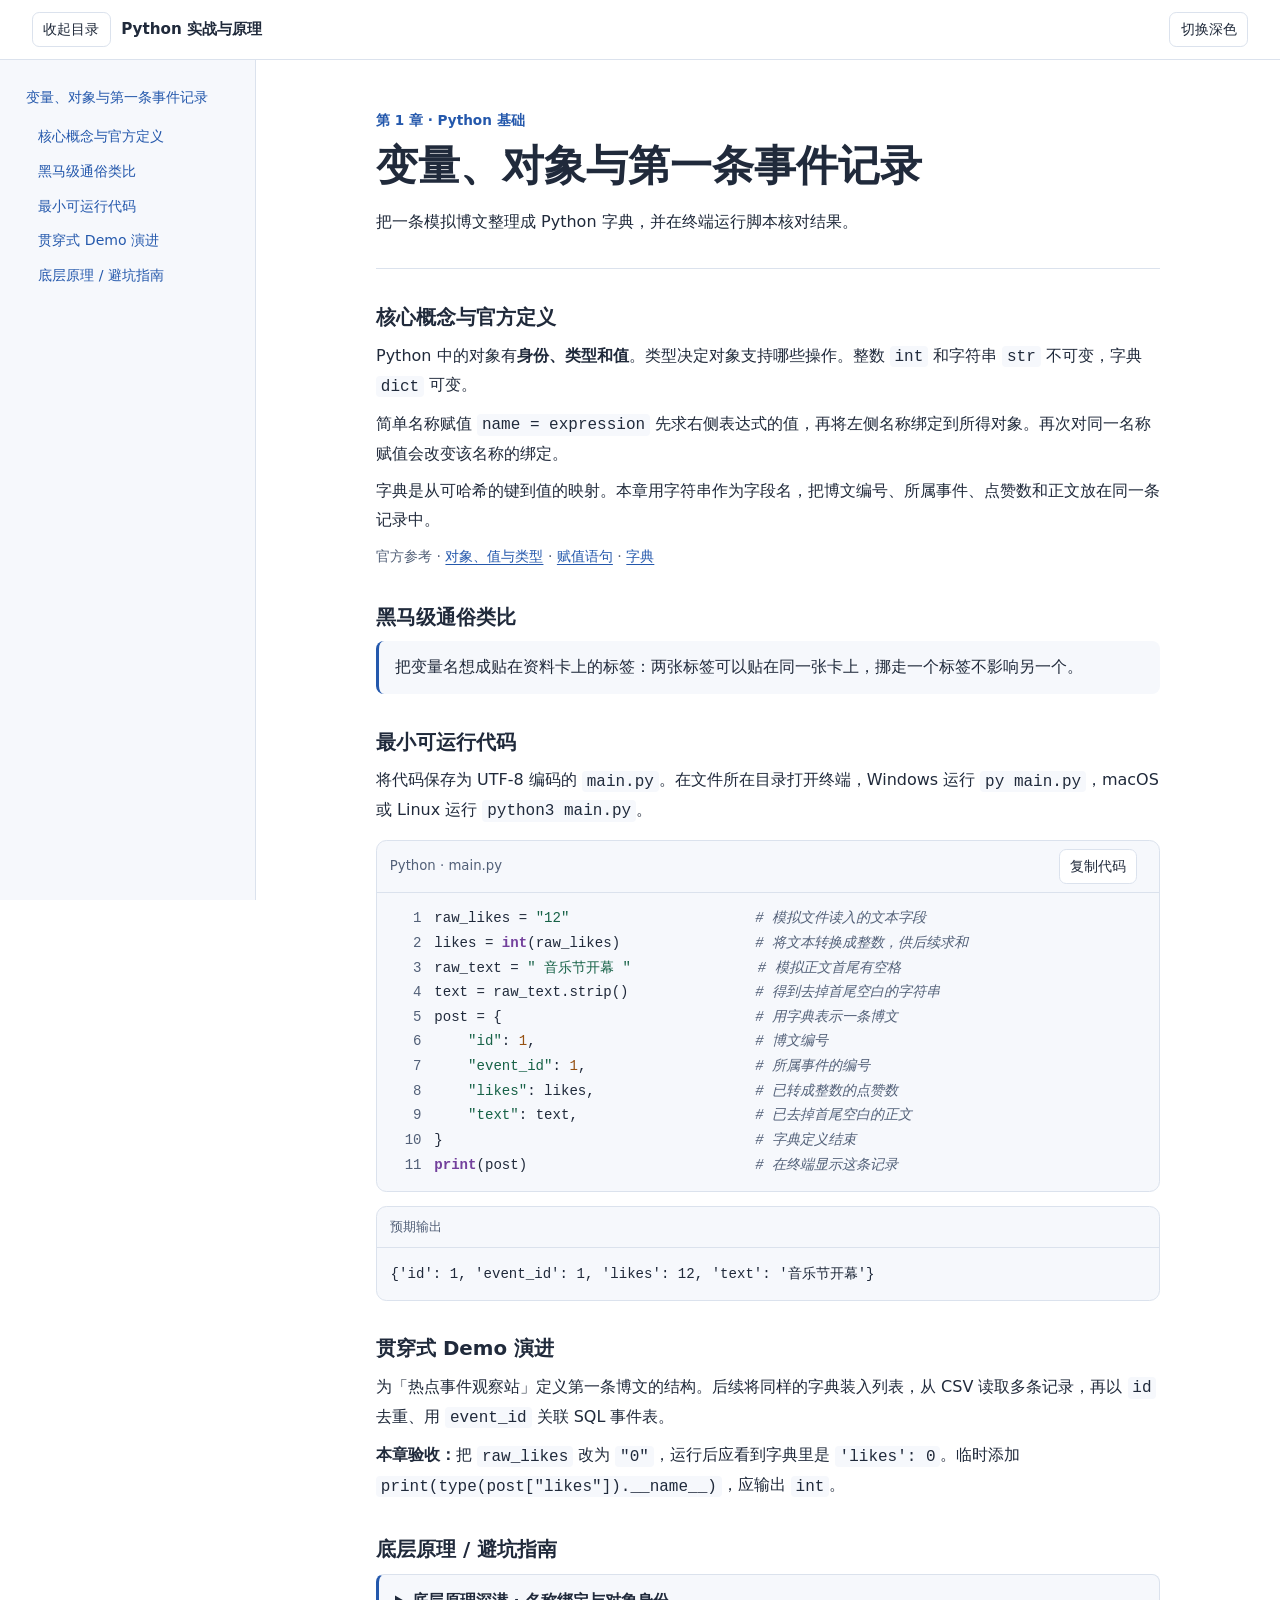
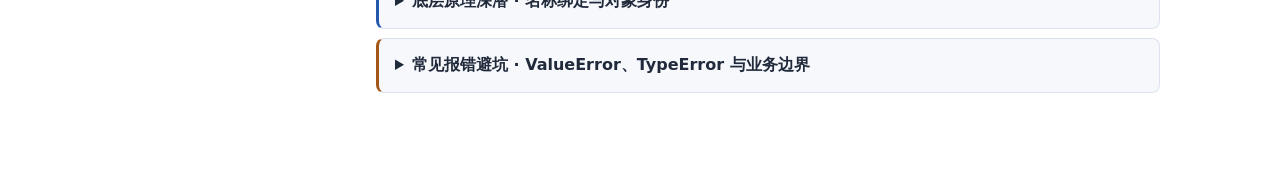
<file: python_ch01.html>
<!doctype html>
<html lang="zh-CN">
<head>
  <meta charset="utf-8">
  <meta name="viewport" content="width=device-width, initial-scale=1">
  <meta name="color-scheme" content="light dark">
  <title>第 1 章 · 变量、对象与第一条事件记录｜Python 实战与原理</title>
  <script>
    try {
      const theme = localStorage.getItem('workbook-theme');
      if (theme === 'light' || theme === 'dark') document.documentElement.dataset.theme = theme;
    } catch {}
  </script>
  <style>
    :root {
      color-scheme: light dark;
      --bg: light-dark(#fff, #171b23);
      --panel: light-dark(#f6f8fc, #202633);
      --text: light-dark(#202a3b, #e3e9f3);
      --muted: light-dark(#526078, #aebbd1);
      --border: light-dark(#dbe2ed, #394359);
      --accent: light-dark(#2458ac, #a4c5ff);
      --keyword: light-dark(#73409c, #d4a6ff);
      --string: light-dark(#176247, #a7e9b8);
      --number: light-dark(#965112, #ffc58c);
      --warning: light-dark(#a45618, #ffb877);
      --top: 3.75rem;
      --toc: 16rem;
      --mono: ui-monospace, "Cascadia Code", Consolas, monospace;
    }
    :root[data-theme="light"] { color-scheme: light; }
    :root[data-theme="dark"] { color-scheme: dark; }
    * { box-sizing: border-box; }
    [hidden] { display: none !important; }
    body { margin: 0; background: var(--bg); color: var(--text); font: 1rem/1.8 system-ui, "Microsoft YaHei", sans-serif; }
    a { color: var(--accent); text-underline-offset: .2em; }
    :focus-visible { outline: 2px solid var(--accent); outline-offset: 3px; }
    button { font: inherit; font-size: .85rem; cursor: pointer; color: var(--text); background: var(--bg); border: 1px solid var(--border); border-radius: .45rem; padding: .25rem .65rem; }
    button:hover { border-color: var(--accent); color: var(--accent); }
    .toolbar {
      height: var(--top); position: sticky; top: 0; z-index: 3;
      display: flex; align-items: center; gap: .65rem; padding: 0 clamp(.8rem, 3vw, 2rem);
      background: var(--bg); border-bottom: 1px solid var(--border);
    }
    .toolbar strong { flex: 1; line-height: 1.3; font-size: .95rem; }
    .toc {
      position: fixed; z-index: 2; top: var(--top); bottom: 0; left: 0; width: var(--toc);
      overflow-y: auto; background: var(--panel); border-right: 1px solid var(--border); padding: 1.25rem;
    }
    .toc ul { list-style: none; margin: 0; padding: .25rem 0 1rem .75rem; }
    .toc a { display: block; padding: .3rem .4rem; font-size: .88rem; text-decoration: none; border-radius: .35rem; }
    .toc a:hover, .toc a[aria-current="location"] { color: var(--text); background: var(--bg); }
    main { padding: clamp(1rem, 4vw, 3rem); min-width: 0; }
    article { max-width: 49rem; margin: 0 auto 3rem; }
    .chapter-head { padding-bottom: 1rem; border-bottom: 1px solid var(--border); }
    .eyebrow { color: var(--accent); font-size: .85rem; font-weight: 650; margin: 0; }
    h1 { font-size: clamp(1.7rem, 4vw, 2.6rem); line-height: 1.25; margin: .45rem 0 .8rem; }
    h2 { font-size: 1.24rem; line-height: 1.5; margin: 0 0 .55rem; }
    [id] { scroll-margin-top: calc(var(--top) + 1rem); }
    .chapter > div { margin: 2.1rem 0; }
    .chapter p { margin: .55rem 0; }
    .sources, .muted { color: var(--muted); font-size: .88rem; }
    :not(pre) > code { padding: .1em .3em; border-radius: .25rem; background: var(--panel); }
    code, pre { font-family: var(--mono); }
    figure { margin: .9rem 0; border: 1px solid var(--border); border-radius: .65rem; overflow: hidden; background: var(--panel); }
    figcaption { display: flex; align-items: center; gap: .55rem; flex-wrap: wrap; padding: .5rem .8rem; border-bottom: 1px solid var(--border); color: var(--muted); font-size: .83rem; }
    .copy { margin-inline-start: auto; }
    pre { margin: 0; padding: .85rem; overflow: auto; tab-size: 4; font-size: .88rem; line-height: 1.75; }
    .numbered { counter-reset: line; }
    .line { display: block; min-height: 1.75em; padding-inline-start: 3.1em; position: relative; }
    .line::before {
      content: counter(line); counter-increment: line; position: absolute;
      left: 0; width: 2.2em; text-align: right; color: var(--muted); user-select: none;
    }
    .tok-keyword { color: var(--keyword); font-weight: 650; }
    .tok-string { color: var(--string); }
    .tok-number { color: var(--number); }
    .tok-comment { color: var(--muted); font-style: italic; }
    .analogy, details { margin: .6rem 0; padding: .75rem 1rem; background: var(--panel); border-radius: .5rem; }
    .analogy { border-inline-start: 3px solid var(--accent); }
    details { border: 1px solid var(--border); border-inline-start: 3px solid var(--accent); }
    details.warning { border-inline-start-color: var(--warning); }
    summary { cursor: pointer; font-weight: 650; }
    details ul { padding-inline-start: 1.25rem; margin-bottom: .25rem; }
    .scrim { position: fixed; z-index: 1; inset: var(--top) 0 0; background: #10182778; }
    @media (min-width: 801px) { body.toc-open main { margin-inline-start: var(--toc); } }
    @media (max-width: 800px) { .toc { width: min(var(--toc), 85vw); } }
  </style>
</head>
<body>
  <header class="toolbar">
    <button id="toc-toggle" type="button" aria-controls="toc" aria-expanded="false">打开目录</button>
    <strong>Python 实战与原理</strong>
    <button id="theme-toggle" type="button">切换主题</button>
  </header>

  <aside id="toc" class="toc" hidden>
    <nav id="toc-links" aria-label="章节目录"></nav>
  </aside>
  <div id="scrim" class="scrim" aria-hidden="true" hidden></div>

  <main id="content">
    <article id="py-01">
      <header class="chapter-head">
        <p class="eyebrow">第 1 章 · Python 基础</p>
        <h1 id="py-01-title" tabindex="-1">变量、对象与第一条事件记录</h1>
        <p>把一条模拟博文整理成 Python 字典，并在终端运行脚本核对结果。</p>
      </header>

      <!-- 每章的 section.chapter 内保留以下五个直接子模块。 -->
      <section class="chapter" aria-labelledby="py-01-title">
        <div data-module="concepts">
          <h2>核心概念与官方定义</h2>
          <p>Python 中的对象有<strong>身份、类型和值</strong>。类型决定对象支持哪些操作。整数 <code>int</code> 和字符串 <code>str</code> 不可变，字典 <code>dict</code> 可变。</p>
          <p>简单名称赋值 <code>name = expression</code> 先求右侧表达式的值，再将左侧名称绑定到所得对象。再次对同一名称赋值会改变该名称的绑定。</p>
          <p>字典是从可哈希的键到值的映射。本章用字符串作为字段名，把博文编号、所属事件、点赞数和正文放在同一条记录中。</p>
          <p class="sources">官方参考 · <a href="https://docs.python.org/3.14/reference/datamodel.html#objects-values-and-types">对象、值与类型</a> · <a href="https://docs.python.org/3.14/reference/simple_stmts.html#assignment-statements">赋值语句</a> · <a href="https://docs.python.org/3.14/library/stdtypes.html#mapping-types-dict">字典</a></p>
        </div>

        <div data-module="analogy">
          <h2>黑马级通俗类比</h2>
          <p class="analogy">把变量名想成贴在资料卡上的标签：两张标签可以贴在同一张卡上，挪走一个标签不影响另一个。</p>
        </div>

        <div data-module="example">
          <h2>最小可运行代码</h2>
          <p>将代码保存为 UTF-8 编码的 <code>main.py</code>。在文件所在目录打开终端，Windows 运行 <code>py main.py</code>，macOS 或 Linux 运行 <code>python3 main.py</code>。</p>
          <figure data-lang="python">
            <figcaption>
              <span>Python · main.py</span>
              <button class="copy" type="button">复制代码</button>
              <span class="copy-status" role="status"></span>
            </figcaption>
            <pre tabindex="0"><code>raw_likes = "12"                      # 模拟文件读入的文本字段
likes = int(raw_likes)                # 将文本转换成整数，供后续求和
raw_text = " 音乐节开幕 "               # 模拟正文首尾有空格
text = raw_text.strip()               # 得到去掉首尾空白的字符串
post = {                              # 用字典表示一条博文
    "id": 1,                          # 博文编号
    "event_id": 1,                    # 所属事件的编号
    "likes": likes,                   # 已转成整数的点赞数
    "text": text,                     # 已去掉首尾空白的正文
}                                     # 字典定义结束
print(post)                           # 在终端显示这条记录</code></pre>
          </figure>
          <figure>
            <figcaption>预期输出</figcaption>
            <pre tabindex="0"><code>{'id': 1, 'event_id': 1, 'likes': 12, 'text': '音乐节开幕'}</code></pre>
          </figure>
        </div>

        <div data-module="demo">
          <h2>贯穿式 Demo 演进</h2>
          <p>为「热点事件观察站」定义第一条博文的结构。后续将同样的字典装入列表，从 CSV 读取多条记录，再以 <code>id</code> 去重、用 <code>event_id</code> 关联 SQL 事件表。</p>
          <p><strong>本章验收：</strong>把 <code>raw_likes</code> 改为 <code>"0"</code>，运行后应看到字典里是 <code>'likes': 0</code>。临时添加 <code>print(type(post["likes"]).__name__)</code>，应输出 <code>int</code>。</p>
        </div>

        <div data-module="deep-dive">
          <h2>底层原理 / 避坑指南</h2>
          <details>
            <summary>底层原理深潜 · 名称绑定与对象身份</summary>
            <p>运行 <code>a = post</code> 后，<code>a</code> 和 <code>post</code> 引用同一个字典，<code>a is post</code> 为 <code>True</code>。此时执行 <code>a["likes"] = 99</code> 会修改共享字典，经 <code>post</code> 读取也得到 <code>99</code>。</p>
            <p>接着执行 <code>a = {}</code>，只有 <code>a</code> 改为绑定新字典。原字典的 <code>likes</code> 仍是 <code>99</code>。这是语言层的引用关系，同一段 Python 代码可以在不同解释器实现上验证。</p>
          </details>
          <details class="warning">
            <summary>常见报错避坑 · ValueError、TypeError 与业务边界</summary>
            <ul>
              <li><code>int("12次")</code> 或 <code>int("")</code> 引发 <code>ValueError</code>。实际导入时应记录原值及拒绝原因。</li>
              <li><code>int(None)</code> 引发 <code>TypeError</code>。缺失值应在转换前单独处理。</li>
              <li><code>int("-1")</code> 成功返回 <code>-1</code>。点赞数要求非负，转换后还需做范围校验。</li>
            </ul>
          </details>
        </div>
      </section>
    </article>
  </main>

  <script>
    const root = document.documentElement;
    const themeToggle = document.querySelector('#theme-toggle');
    const systemDark = matchMedia('(prefers-color-scheme: dark)');
    const isDark = () => (root.dataset.theme || (systemDark.matches ? 'dark' : 'light')) === 'dark';

    function labelTheme() {
      themeToggle.textContent = isDark() ? '切换浅色' : '切换深色';
    }
    themeToggle.addEventListener('click', () => {
      const theme = isDark() ? 'light' : 'dark';
      root.dataset.theme = theme;
      try { localStorage.setItem('workbook-theme', theme); } catch {}
      labelTheme();
    });
    systemDark.addEventListener('change', labelTheme);
    labelTheme();

    const sidebar = document.querySelector('#toc');
    const tocLinks = document.querySelector('#toc-links');
    const tocToggle = document.querySelector('#toc-toggle');
    const scrim = document.querySelector('#scrim');
    const content = document.querySelector('#content');
    const desktop = matchMedia('(min-width: 801px)');

    function showToc(open) {
      if (!open && sidebar.contains(document.activeElement)) tocToggle.focus();
      sidebar.hidden = !open;
      scrim.hidden = !open || desktop.matches;
      content.inert = open && !desktop.matches;
      document.body.classList.toggle('toc-open', open);
      tocToggle.textContent = open ? '收起目录' : '打开目录';
      tocToggle.setAttribute('aria-expanded', String(open));
    }

    function tocLink(heading, container) {
      const link = document.createElement('a');
      link.href = '#' + heading.id;
      link.textContent = heading.textContent;
      link.addEventListener('click', () => {
        if (!desktop.matches) showToc(false);
        heading.focus({ preventScroll: true });
      });
      container.append(link);
    }

    for (const article of content.querySelectorAll('article[id]')) {
      tocLink(article.querySelector('h1[id]'), tocLinks);
      const list = document.createElement('ul');
      for (const module of article.querySelectorAll('.chapter > [data-module]')) {
        const heading = module.querySelector('h2');
        heading.id = article.id + '-' + module.dataset.module;
        heading.tabIndex = -1;
        const item = document.createElement('li');
        tocLink(heading, item);
        list.append(item);
      }
      tocLinks.append(list);
    }

    function markLocation() {
      for (const link of tocLinks.querySelectorAll('a')) {
        if (link.hash === location.hash) link.setAttribute('aria-current', 'location');
        else link.removeAttribute('aria-current');
      }
    }

    tocToggle.addEventListener('click', () => {
      showToc(sidebar.hidden);
      if (!sidebar.hidden && !desktop.matches) tocLinks.querySelector('a')?.focus();
    });
    scrim.addEventListener('click', () => showToc(false));
    document.addEventListener('keydown', event => {
      if (event.key === 'Escape' && !sidebar.hidden) showToc(false);
    });
    desktop.addEventListener('change', () => showToc(desktop.matches));
    window.addEventListener('hashchange', markLocation);
    showToc(desktop.matches);
    markLocation();
    // 目录节点由 JS 生成，处理直接打开模块链接的情况。
    document.getElementById(location.hash.slice(1))?.scrollIntoView();

    // 示例用轻量高亮。SQL 册的代码 figure 使用 data-lang="sql"。
    const tokens = {
      python: /(?<comment>#[^\n]*)|(?<string>(?:\b[fFrRbBuU])?(?:"(?:\\.|[^"\\])*"|'(?:\\.|[^'\\])*'))|(?<keyword>\b(?:def|class|return|if|elif|else|for|in|while|is|not|and|or|import|from|with|as|try|except|finally|raise|pass|None|True|False|print|int|str|dict|type)\b)|(?<number>\b\d+(?:\.\d+)?\b)/g,
      sql: /(?<comment>--[^\n]*)|(?<string>'(?:''|[^'])*')|(?<keyword>\b(?:SELECT|FROM|WHERE|JOIN|LEFT|INNER|OUTER|ON|GROUP BY|HAVING|ORDER BY|LIMIT|AS|AND|OR|IS|NOT|NULL|COUNT|SUM|CREATE|TABLE|INSERT|INTO|VALUES|UPDATE|DELETE|SET|WITH|OVER|PARTITION BY|BEGIN|COMMIT|ROLLBACK)\b)|(?<number>\b\d+(?:\.\d+)?\b)/gi
    };

    function highlight(code, source, pattern) {
      for (const text of source.split('\n')) {
        const line = document.createElement('span');
        line.className = 'line';
        let offset = 0;
        for (const match of text.matchAll(pattern)) {
          line.append(text.slice(offset, match.index));
          const token = document.createElement('span');
          token.className = 'tok-' + Object.keys(match.groups).find(key => match.groups[key] !== undefined);
          token.textContent = match[0];
          line.append(token);
          offset = match.index + match[0].length;
        }
        line.append(text.slice(offset));
        code.append(line);
      }
    }

    async function copySource(source) {
      try {
        await navigator.clipboard.writeText(source);
        return true;
      } catch {
        // 本地文件或剪贴板 API 不可用时，尝试浏览器兼容路径。
        const field = document.createElement('textarea');
        const focused = document.activeElement;
        field.value = source;
        field.readOnly = true;
        field.style.cssText = 'position:fixed;left:-9999px;top:0';
        document.body.append(field);
        field.select();
        try { return document.execCommand('copy'); }
        catch { return false; }
        finally { field.remove(); focused?.focus({ preventScroll: true }); }
      }
    }

    for (const figure of document.querySelectorAll('figure[data-lang]')) {
      const code = figure.querySelector('pre > code');
      const source = code.textContent.trimEnd();
      const pattern = tokens[figure.dataset.lang];
      if (pattern) {
        code.replaceChildren();
        code.classList.add('numbered');
        highlight(code, source, pattern);
      }
      figure.querySelector('.copy').addEventListener('click', async () => {
        const status = figure.querySelector('.copy-status');
        status.textContent = '';
        if (await copySource(source)) {
          status.textContent = '已复制';
        } else {
          const range = document.createRange();
          range.selectNodeContents(code);
          const selection = window.getSelection();
          selection.removeAllRanges();
          selection.addRange(range);
          status.textContent = '已选中，请按 Ctrl/Cmd + C';
        }
      });
    }
  </script>
</body>
</html>
</file>
<file: style.css>
:root{--paper:#f7f8fa;--ink:#1d2b3a;--muted:#72808e;--line:#e4e8ec;--green:#277968;--soft:#e9f3ef}*{box-sizing:border-box}body{margin:0;background:var(--paper);color:var(--ink);font:15px/1.85 -apple-system,BlinkMacSystemFont,"Segoe UI","Microsoft YaHei",sans-serif}a{color:var(--green);text-decoration:none}button,input,select{font:inherit}button,a,input,select{outline-offset:4px}button{cursor:pointer;border:1px solid var(--line);background:white;color:var(--ink);padding:8px 16px;border-radius:7px}button:hover{border-color:var(--green);color:var(--green)}button:disabled{opacity:.4;cursor:default}aside{position:fixed;inset:0 auto 0 0;width:278px;background:#fff;border-right:1px solid var(--line);display:flex;flex-direction:column;padding:28px 20px 20px;z-index:30}.brand{display:flex;align-items:center;gap:10px;color:var(--ink);font-size:23px;font-weight:700}.brand span{display:grid;place-items:center;background:var(--green);color:white;width:38px;height:38px;border-radius:10px;font-size:21px}.brand small{font-size:9px;letter-spacing:1.3px;margin-top:5px;color:var(--muted)}.edition{font-size:11px;color:var(--muted);margin:15px 0 22px}.search{display:flex;align-items:center;background:var(--paper);border:1px solid var(--line);border-radius:7px;padding:5px 10px;gap:9px}.search input{border:0;background:none;min-width:0;width:100%;font-size:12px;outline:none}nav{flex:1;overflow:auto;margin:18px -8px 10px;padding:0 8px}nav a{display:block;color:#576575;font-size:12px;padding:8px 11px;border-radius:6px;margin:2px 0}nav a.active{color:var(--green);background:var(--soft);font-weight:650}nav h4{font-size:10px;letter-spacing:1px;color:#89939e;margin:21px 10px 6px}nav a:hover{background:var(--paper)}.sidebottom{border-top:1px solid var(--line);padding-top:15px;font-size:12px}.sidebottom small{font-size:10px;color:var(--muted)}progress{width:100%;height:5px;accent-color:var(--green)}.shell{margin-left:278px}header{height:70px;background:#ffffffee;border-bottom:1px solid var(--line);position:sticky;top:0;z-index:20;padding:0 40px;display:flex;align-items:center;justify-content:space-between;font-size:12px;color:var(--muted);backdrop-filter:blur(10px)}header b{padding:0 13px;color:#b6c1c8}header a{border:1px solid var(--line);padding:5px 13px;border-radius:6px}#menu{display:none}main{max-width:1200px;margin:auto;padding:42px 45px 60px}.eyebrow{font-size:11px;color:var(--green);letter-spacing:2px;font-weight:700}.hero{display:grid;grid-template-columns:1.4fr 1fr;gap:30px;align-items:center;margin-bottom:30px}h1{font-size:38px;line-height:1.45;letter-spacing:-1px;margin:13px 0 17px;font-weight:750}h1 em{font-style:normal;color:var(--green)}.intro{color:#6b7784;max-width:580px;font-size:14px;line-height:2}.actions{display:flex;flex-wrap:wrap;gap:10px;margin:23px 0 10px}.primary{background:var(--green);color:white;border-color:var(--green);display:inline-block;padding:9px 18px;border-radius:7px;font-size:13px}.primary:hover{color:white;background:#205f53}.secondary{display:inline-block;padding:9px 18px;border:1px solid var(--line);background:white;border-radius:7px;font-size:13px;color:var(--ink)}.heroart{background:#eaf0ec;border:1px solid #d8e5dd;border-radius:14px;padding:24px;transform:rotate(1deg)}.artlabel{font-size:10px;color:var(--green);letter-spacing:2px}.artrow{margin-top:13px;display:flex;align-items:center;gap:10px}.artbox{background:#fff;padding:10px 13px;border-radius:8px;flex:1;font-size:12px;box-shadow:0 3px 7px #23372f05}.artbox small{display:block;color:var(--muted);font-size:10px}.darkbox{background:#233f39;color:#cde3da;font-family:monospace;padding:16px;border-radius:9px;margin-top:16px;font-size:12px;line-height:1.9}.stats{display:grid;grid-template-columns:repeat(4,1fr);background:white;border:1px solid var(--line);border-radius:10px;margin:26px 0 36px}.stats div{padding:16px 22px;border-right:1px solid var(--line)}.stats div:last-child{border:0}.stats strong{font-size:23px;margin-right:8px}.stats small{font-size:11px;color:var(--muted)}.sectionhead{display:flex;align-items:center;justify-content:space-between;margin:32px 0 16px}h2{font-size:20px;margin:0}h3{font-size:16px;margin:0 0 10px}.sectionhead span,.muted{font-size:12px;color:var(--muted)}.grid{display:grid;grid-template-columns:repeat(2,minmax(0,1fr));gap:16px}.card{background:white;border:1px solid var(--line);border-radius:10px;padding:23px}.card p{font-size:13px;color:#647180}.card .label{color:var(--green);font-size:11px;letter-spacing:1px}.chapterlist{margin-top:18px;border-top:1px solid var(--line)}.chapterlist a{display:flex;justify-content:space-between;gap:10px;padding:10px 0;color:#4b5967;font-size:12px;border-bottom:1px solid #eff1f3}.chapterlist a:hover{color:var(--green)}.badge{display:inline-block;background:var(--soft);color:var(--green);font-size:10px;padding:2px 8px;border-radius:4px}.notice{background:#f0f4f2;border-left:3px solid var(--green);padding:16px 20px;margin:20px 0;font-size:13px;color:#4a625a}.article{max-width:860px}.article h1{font-size:32px}.chips{display:flex;flex-wrap:wrap;gap:8px;margin:20px 0}.chips span{font-size:11px;background:white;border:1px solid var(--line);padding:3px 10px;border-radius:5px}.block{margin:28px 0}.block p{font-size:14px;line-height:2.1;color:#465767}.codehead{background:#263b39;border-radius:9px 9px 0 0;padding:7px 16px;color:#bbcec9;font-size:11px;display:flex;justify-content:space-between;align-items:center}.codehead button{background:none;color:#c5dcd5;border-color:#49605b;font-size:10px;padding:2px 10px}pre{margin:0;background:#1d302e;color:#d7e8e1;padding:20px;border-radius:0 0 9px 9px;overflow:auto;font:13px/1.9 Consolas,monospace;white-space:pre}.output{padding:12px 16px;background:#ecf2ee;border:1px solid #dce8e0;font:12px/1.8 monospace;white-space:pre-wrap;margin-top:10px;border-radius:6px}details{padding:14px 18px;background:white;border:1px solid var(--line);border-radius:8px;margin:14px 0;font-size:13px}summary{cursor:pointer;color:var(--green);font-weight:600}.lessonfoot{display:flex;justify-content:space-between;gap:10px;border-top:1px solid var(--line);padding-top:25px;margin-top:30px}.lab{background:#fff;border:1px solid #cbded5;border-radius:12px;padding:24px;margin:25px 0}.lab h3{color:var(--green)}.lab .controls{display:flex;flex-wrap:wrap;gap:8px;margin:15px 0}.lab select{max-width:100%;padding:7px;border:1px solid var(--line);border-radius:6px}.labview{padding:18px;background:#f5f8f6;border-radius:8px;overflow:auto;margin-top:12px}.nodes{display:flex;gap:12px;flex-wrap:wrap}.node{flex:1;min-width:130px;padding:18px;background:white;border:1px solid #dce7e0;border-radius:8px;font-size:12px}.node strong{display:block;font-size:20px;color:var(--green)}.steps{display:flex;gap:5px;flex-wrap:wrap}.steps span{padding:5px 9px;border-radius:5px;background:#e7ede9;font-size:10px}.steps .on{background:var(--green);color:white}table{border-collapse:collapse;width:100%;font-size:12px;background:white}th,td{padding:8px 12px;text-align:left;border-bottom:1px solid var(--line)}th{font-weight:600;color:var(--green);background:#f2f6f3}footer{border-top:1px solid var(--line);padding:20px 40px;color:#8c97a0;font-size:10px;display:flex;justify-content:space-between}.future{opacity:.85}.source{font-size:12px;overflow-wrap:anywhere}input[type=range]{accent-color:var(--green);width:200px} @media(min-width:1450px){main{padding-top:55px}}@media(max-width:1050px){aside{width:240px}.shell{margin-left:240px}main{padding:30px 25px}.hero{grid-template-columns:1fr}.heroart{display:none}.stats div{padding:12px}.stats strong{font-size:20px}}@media(max-width:700px){aside{transform:translateX(-100%);width:278px;box-shadow:15px 0 40px #0002}aside.open{transform:translateX(0)}.shell{margin:0}header{padding:0 16px;height:60px;gap:10px}#menu{display:block;padding:4px 10px}header>span{font-size:10px;flex:1}header b{padding:0 6px}main{padding:28px 18px}h1{font-size:30px}.grid{grid-template-columns:1fr}.stats{grid-template-columns:1fr 1fr}.stats div{border-bottom:1px solid var(--line)}.article h1{font-size:27px}.lessonfoot{flex-wrap:wrap}footer span{display:none}.card{padding:19px}.lab{padding:17px}}
/* 双册入口与持续可用的阅读控制 */
#menu{display:inline-block;white-space:nowrap}.group-link{display:inline!important;padding:0!important;color:inherit!important;font-size:11px!important;letter-spacing:0}.group-link:hover{color:var(--green)!important}.book-grid{grid-template-columns:repeat(3,minmax(0,1fr))}.book-card{color:var(--ink);transition:border-color .15s,transform .15s}.book-card:hover{border-color:var(--green);transform:translateY(-2px)}.book-card h3{margin:12px 0 7px}.booklist{max-width:860px}.booklist a{font-size:15px;align-items:center;padding:17px 5px}.booklist a small{display:block;color:var(--muted);margin-left:2.6em;font-size:12px}.booklist a b{color:var(--green)}
@media(min-width:701px){body.sidebar-collapsed aside{transform:translateX(-100%)}body.sidebar-collapsed .shell{margin-left:0}}
@media(max-width:850px){.book-grid{grid-template-columns:1fr}}
:root[data-theme=dark]{color-scheme:dark;--paper:#151c20;--ink:#e7efec;--muted:#a2b3af;--line:#34433f;--green:#85cfb5;--soft:#273e37}
[data-theme=dark] aside,[data-theme=dark] .card,[data-theme=dark] .stats,[data-theme=dark] .secondary,[data-theme=dark] details,[data-theme=dark] .lab,[data-theme=dark] .node,[data-theme=dark] table,[data-theme=dark] button,[data-theme=dark] .chips span,[data-theme=dark] .artbox{background:#202c2b;color:var(--ink)}
[data-theme=dark] header{background:#202c2bef}[data-theme=dark] .card p,[data-theme=dark] .block p,[data-theme=dark] .intro,[data-theme=dark] nav a,[data-theme=dark] .chapterlist a{color:#bdccc7}[data-theme=dark] .notice,[data-theme=dark] .output,[data-theme=dark] .labview,[data-theme=dark] th,[data-theme=dark] .heroart{background:#293c35;color:#d4e5dd;border-color:#445c51}[data-theme=dark] .primary{background:#397f69;color:#fff}[data-theme=dark] .steps span{background:#40544c;color:#e4eee9}[data-theme=dark] .steps .on{background:#397f69}[data-theme=dark] input,[data-theme=dark] select{color:var(--ink);background:#202c2b}[data-theme=dark] .chapterlist a{border-color:var(--line)}
pre.lined code{counter-reset:code-line}pre.lined .code-line{display:block;min-height:1.9em;padding-left:3.6em;position:relative}pre.lined .code-line::before{counter-increment:code-line;content:counter(code-line);position:absolute;left:0;width:2.5em;text-align:right;color:#8ca8a0;user-select:none}
.syntax-keyword{color:#c7a8fa;font-weight:600}.syntax-string{color:#a8dbb5}.syntax-number{color:#ffd29c}.syntax-comment{color:#9fb8af;font-style:italic}
.knowledge-stats{display:flex;flex-wrap:wrap;gap:12px;margin:22px 0}.knowledge-stats b{background:var(--soft);color:var(--green);padding:9px 15px;border-radius:8px;font-size:13px}.category-links{display:flex;flex-wrap:wrap;gap:8px;margin:24px 0}.knowledge-card{color:var(--ink)}.knowledge-card h3{font-size:18px;margin:12px 0}.knowledge-card>span:last-child{font-size:12px}.knowledge-category,.point{scroll-margin-top:90px}.unit-toc{display:flex;flex-wrap:wrap;gap:8px;border:1px solid var(--line);padding:14px;border-radius:10px;overflow:visible;margin:25px 0}.unit-toc button{font-size:12px}.point{padding:22px 0;border-top:1px solid var(--line)}.point .label{font-size:11px;color:var(--green)}.point h2{margin-top:7px}.point p{font-size:15px;line-height:2.2;max-width:74ch}.pitfall-line{border-left:3px solid var(--line);padding-left:15px}.exercise-card{border-top:1px solid var(--line);padding:20px 0}.table-scroll{overflow:auto;border:1px solid var(--line);border-radius:8px}.table-scroll table{min-width:650px}.table-scroll th{white-space:nowrap}.table-scroll td{vertical-align:top}.nav-category{border:0;background:transparent;padding:4px 0;margin:5px 0}.nav-category summary{font-size:12px;padding:8px;color:var(--muted)}.nav-category a{padding-left:13px}.block p{white-space:pre-line}.knowledge-card .chips span{white-space:normal}.article,main{min-width:0}pre{max-width:100%}#progressText{line-height:1.7}
@media(max-width:700px){.point p{font-size:15px}.unit-toc{gap:5px}.unit-toc button{padding:6px 9px}.knowledge-stats{gap:7px}.knowledge-stats b{padding:7px 10px;font-size:11px}header>a{display:none}.lessonfoot .secondary,.lessonfoot button{font-size:12px;padding:8px 10px}}
@media print{aside,header,footer,.lessonfoot,.unit-toc,.codehead button{display:none!important}.shell{margin:0}main{padding:0;max-width:none}.article{max-width:none}pre{white-space:pre-wrap;color:black;background:#f3f3f3}.point{break-inside:avoid}}
.source-files{display:flex;flex-wrap:wrap;gap:7px;margin:22px 0}.source-files a{border:1px solid var(--line);border-radius:6px;padding:5px 9px;font:12px/1.6 monospace;overflow-wrap:anywhere}.source-files .selected{background:var(--soft);border-color:var(--green)}
.beginner-panel h2 { margin-bottom: 1rem; }
.beginner-reading { margin: .8rem 0; padding: .7rem 1rem; }
.beginner-reading > summary, .reading-change > summary { min-height: 2.75rem; padding: .55rem 0; }
.beginner-reading p, .beginner-reading li { font-size: 1rem; line-height: 1.8; }
.beginner-reading li + li { margin-top: .45rem; }
.beginner-reading h4 { margin: 1.2rem 0 .4rem; }
.beginner-reading .output { font-size: .9rem; }
.reading-question { min-width: 0; border: 1px solid var(--line); padding: .75rem 1rem; margin: 1.25rem 0; border-radius: .5rem; }
.reading-question legend { color: var(--ink); font-weight: 600; padding: 0 .3rem; }
.reading-choices { display: flex; flex-wrap: wrap; gap: .5rem; }
.reading-choices button { min-height: 2.75rem; white-space: normal; text-align: left; }
.reading-choices [aria-pressed=true] { outline: 2px solid var(--green); outline-offset: 1px; }
.reading-feedback:empty { margin: 0; }
@media (max-width: 700px) { .beginner-reading { padding: .35rem .65rem; } .reading-question { padding: .65rem; } }

.start-home,.starter,.index-card{font-size:1rem}
.start-home{margin-bottom:2rem;padding:clamp(1.25rem,4vw,3.25rem);border:1px solid var(--line);border-radius:1rem;background:var(--soft)}
.start-home h1{margin:.25rem 0 .8rem}.start-home .intro,.starter .intro{font-size:1.05rem;color:var(--ink)}
.course-kicker{color:var(--green);font-size:.9rem;font-weight:700;letter-spacing:.06em;margin:0}
.starter{max-width:48rem;margin:auto}.starter .course-kicker{margin-top:1.35rem}
.starter section{margin:1.6rem 0}.starter h2,.index-card h2{font-size:1.35rem;margin:0 0 .55rem}
.starter-editor{padding:clamp(.9rem,3vw,1.6rem);border:1px solid var(--line);border-radius:.75rem}
.starter-editor label{display:block;font-weight:650;margin:.8rem 0 .4rem}
.starter-editor textarea{display:block;width:100%;max-width:100%;resize:vertical;padding:1rem;background:#122c2b;color:#f1faf6;border:2px solid #64867c;border-radius:.55rem;font:1rem/1.65 ui-monospace,monospace}
.starter-editor textarea:focus-visible{outline:3px solid var(--green);outline-offset:2px}
#starter-output{min-height:3.6rem;white-space:pre-wrap;overflow-wrap:anywhere;color:var(--ink);background:var(--soft);padding:.85rem 1rem;border-radius:.5rem}
.starter details summary{cursor:pointer;color:var(--green);font-weight:650}
.starter .primary,.starter .secondary,.start-home .actions a,.starter button{font-size:1rem;min-height:44px}
.starter .beginner-check button{margin:.15rem}.starter code{overflow-wrap:anywhere}.starter .code-line{overflow-wrap:normal}
.textbook-grid{margin:1.5rem 0}.index-card p{font-size:1rem}.index-links{display:flex;flex-wrap:wrap;gap:.35rem 1rem}.index-links a{text-decoration:underline;text-underline-offset:3px;font-size:.94rem}
@media(max-width:600px){.start-home .actions{align-items:stretch;flex-direction:column}.start-home .actions a{text-align:center}.starter h1{font-size:1.8rem}.textbook-grid{grid-template-columns:minmax(0,1fr)}}

#nav > a, .nav-group > summary {font-size:1rem;font-weight:650;color:var(--ink)}
.nav-group {margin:0;padding:0;border:0;border-bottom:1px solid var(--line);border-radius:0;background:transparent}
.nav-group > summary {cursor:pointer;padding:.55rem .65rem}
.nav-group > div {border-left:2px solid var(--line);margin:0 0 .65rem .8rem;padding-left:.35rem}
#nav .nav-group a {font-size:.875rem;padding:.45rem .6rem}
#nav [aria-current="page"] {color:var(--green);background:var(--soft)}
.nav-group summary:focus-visible, #nav a:focus-visible {outline:2px solid var(--green);outline-offset:-2px}
.chapter-extension {margin:1.5rem 0;padding:.7rem 1rem}
.chapter-extension > summary {color:var(--green);font-size:1rem;font-weight:650;cursor:pointer}
.article .starter {margin:0;max-width:50rem}
.topic-search {max-width:38rem;margin:1.5rem 0}
.topic-search label {display:block;font-weight:650;margin-bottom:.4rem}
.topic-search input {width:100%;padding:.65rem .8rem;border:1px solid var(--line);border-radius:.5rem;background:var(--paper);color:var(--ink);font-size:1rem}
.project-routes h2 {margin:.4rem 0}.project-routes pre {white-space:pre-wrap}
@media (max-width:700px) {#nav .nav-group a,.nav-group > summary {min-height:44px}.roster pre{overflow-x:auto}}
.project-step {scroll-margin-top:5rem}

.roster-course {max-width:49rem;font-size:1rem}
.roster-course .intro {max-width:46rem;font-size:1.06rem}
.roster-index {display:grid;gap:.25rem;margin:1rem 0;padding:.7rem 1rem;border-left:3px solid var(--green);background:var(--soft)}
.roster-index a {font-size:1rem;margin:0;padding:.25rem .4rem}
.roster-stage {scroll-margin-top:5.5rem;margin:2.5rem 0}
.roster-stage h2 {margin:.3rem 0 .65rem}
.roster-stage .output {white-space:pre-wrap;overflow-wrap:anywhere}

.focus-shelf{margin:1.5rem 0;padding:clamp(1rem,3vw,2rem);border:1px solid var(--line);border-inline-start:5px solid #448879;border-radius:12px;display:flex;align-items:center;justify-content:space-between;gap:1rem;flex-wrap:wrap}
.focus-shelf h2,.topic-shelf h2{margin:0}.focus-shelf p{margin:.4rem 0}.focus-links{flex-basis:100%;display:flex;flex-wrap:wrap;gap:.65rem 1.4rem}.topic-shelf{display:grid;grid-template-columns:repeat(auto-fit,minmax(min(100%,19rem),1fr));gap:1rem}.topic-shelf ol{padding-inline-start:1.6rem}.topic-shelf li{padding:.6rem 0;border-bottom:1px solid var(--line)}.topic-shelf li a+a{display:block;font-size:.9rem}
</file>
